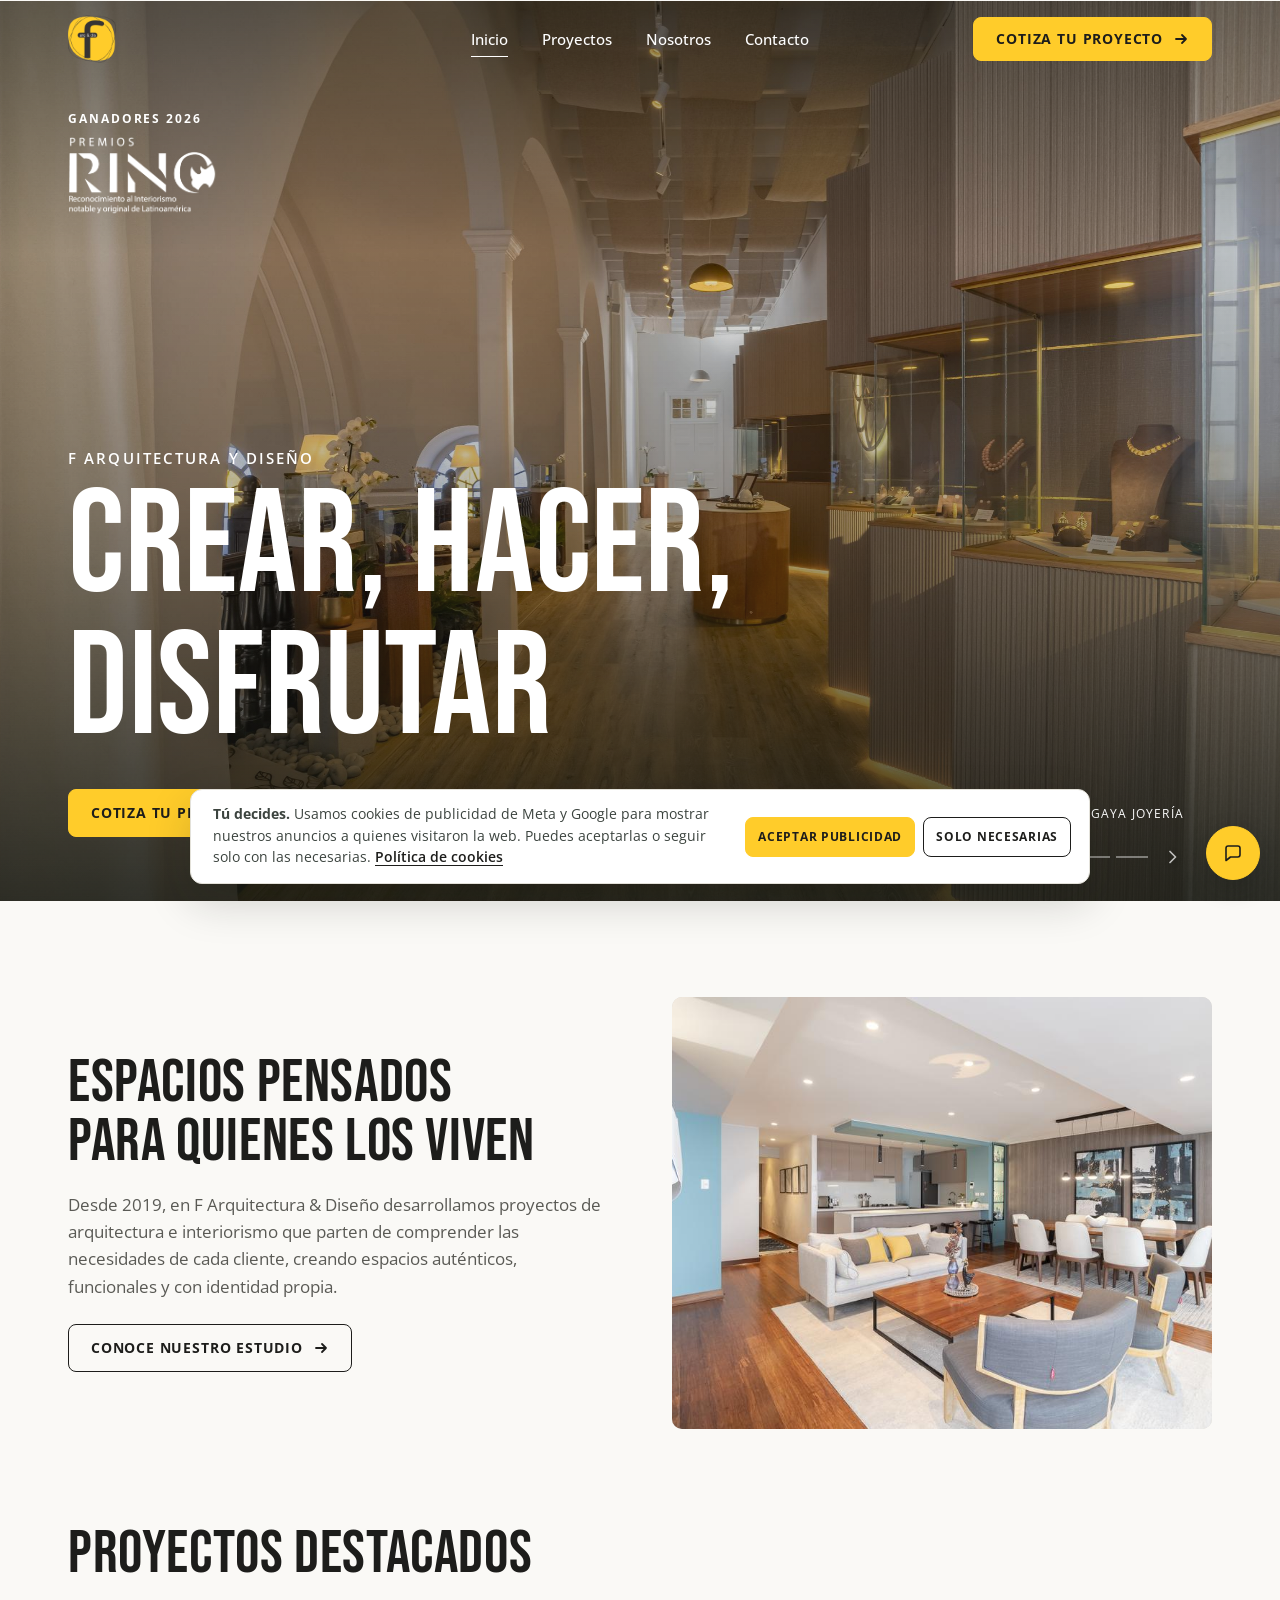
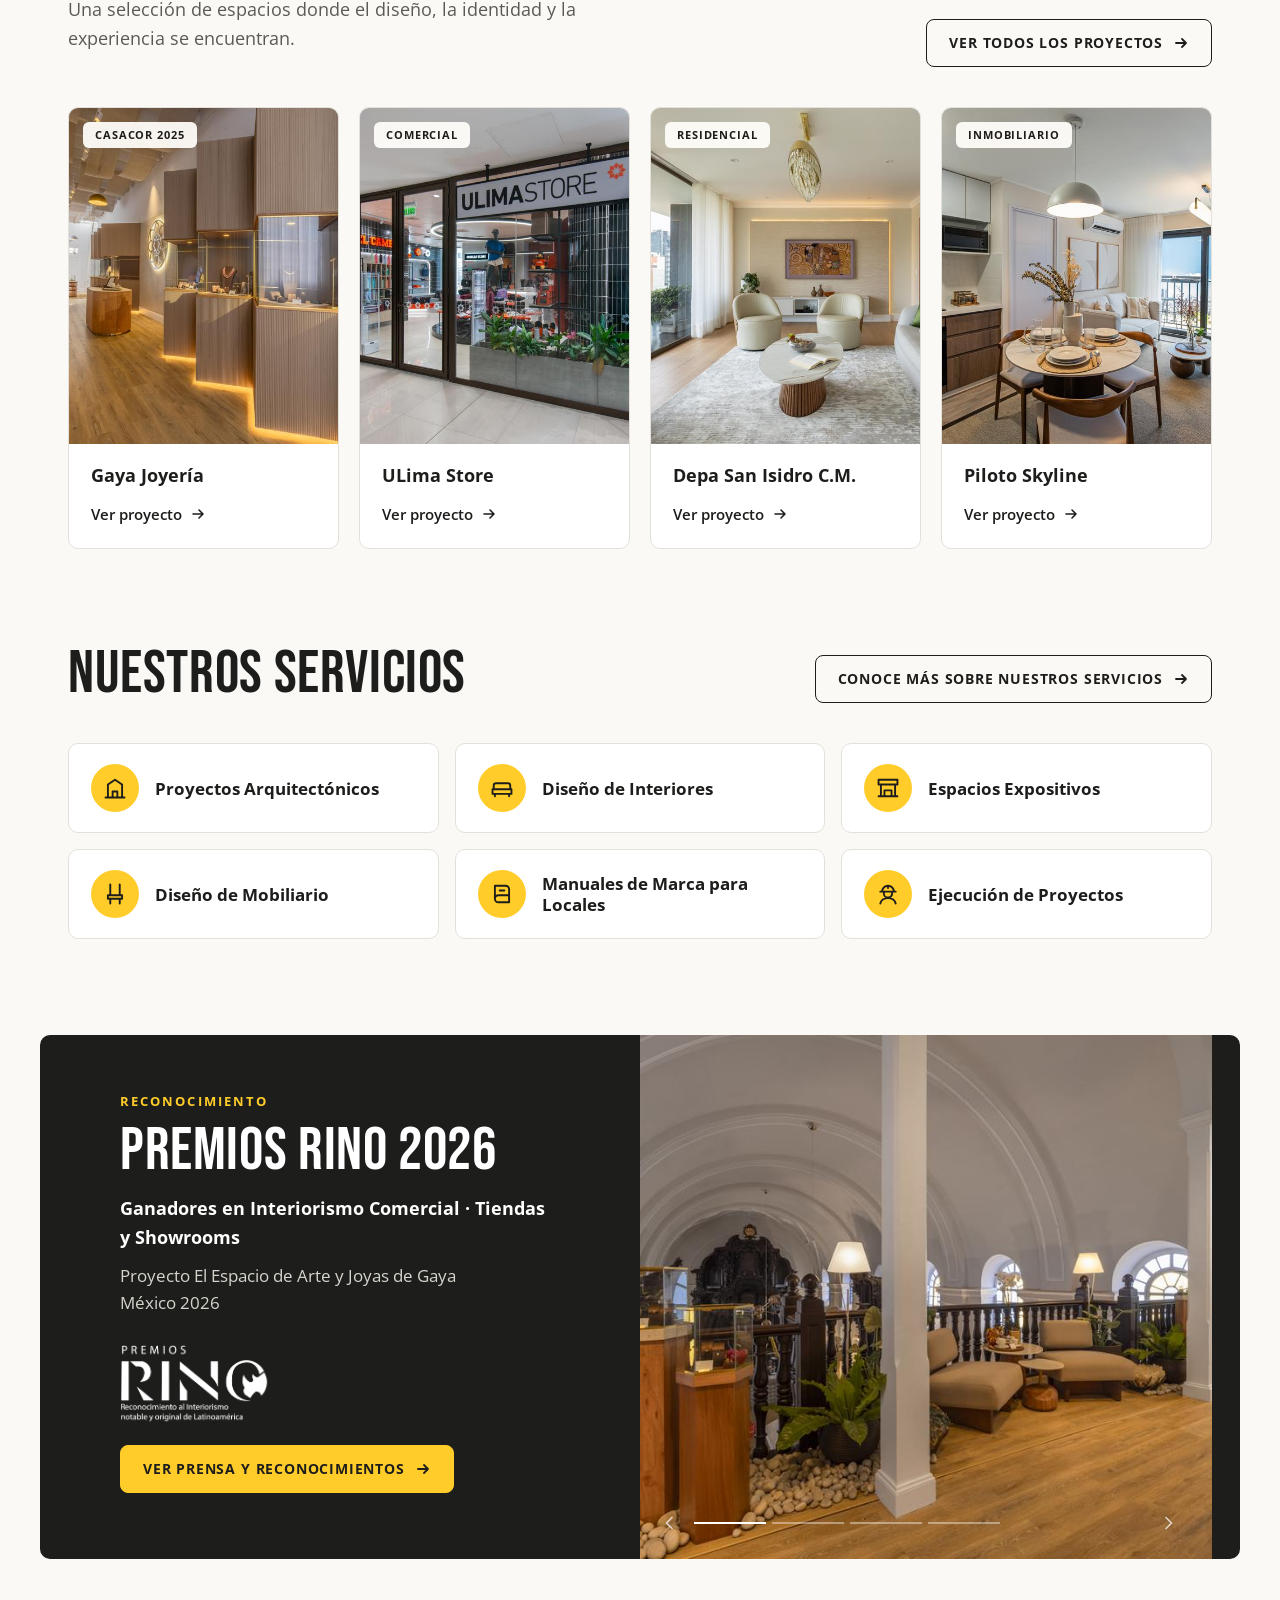
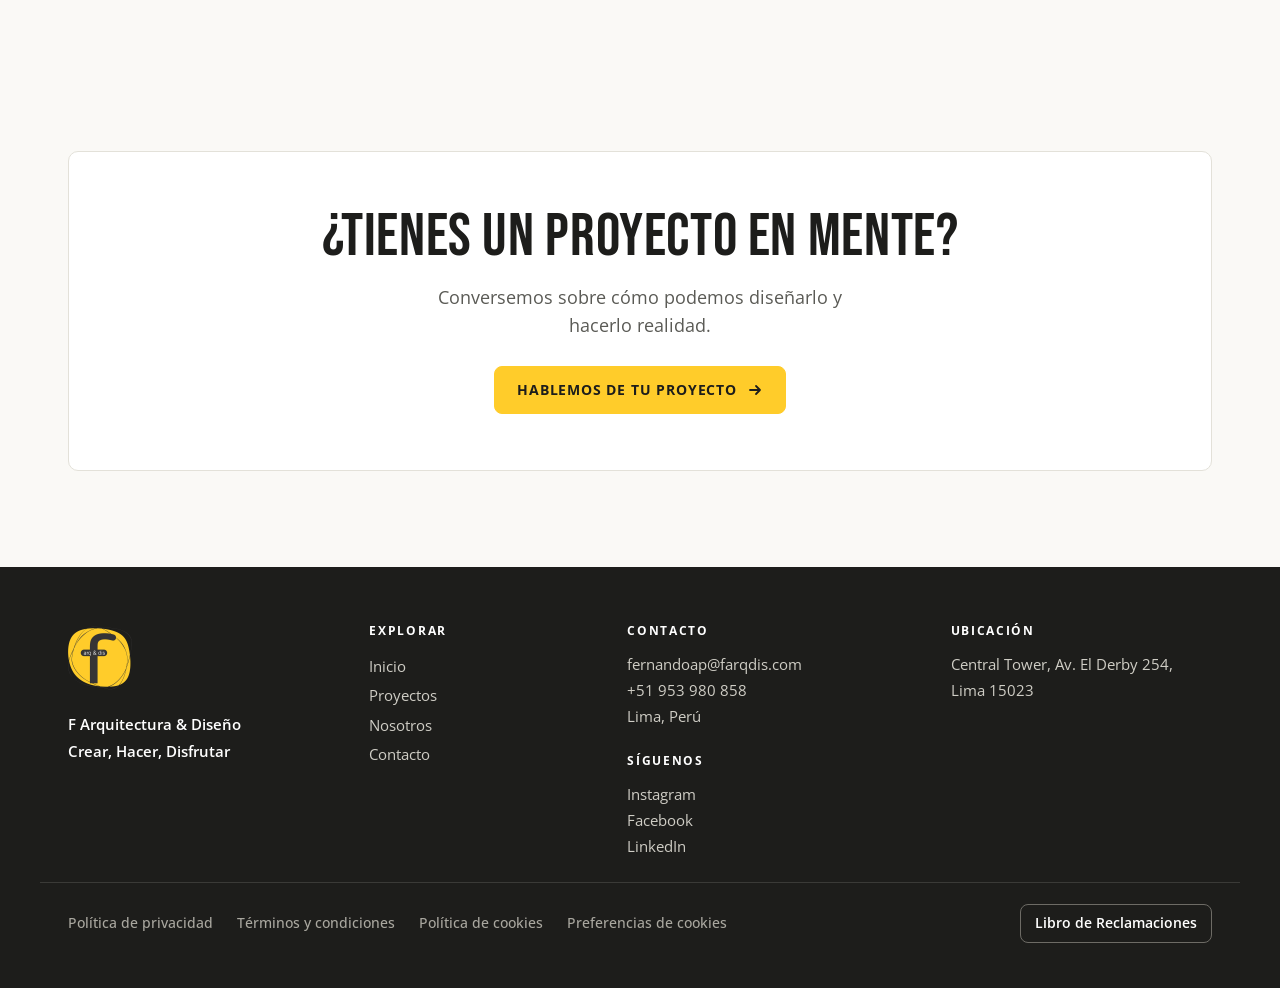
<file: index.html>
<!doctype html>
<html lang="es">
<head>
<meta charset="utf-8">
<meta name="viewport" content="width=device-width,initial-scale=1,viewport-fit=cover">
<meta name="theme-color" content="#1d1d1b">
<meta name="description" content="F Arquitectura & Diseño: proyectos de arquitectura e interiorismo en Lima desde 2019.">
<title>F Arquitectura & Diseño · Arquitectura e interiorismo en Lima</title>
<link rel="icon" href="favicon.ico" sizes="any">
<link rel="icon" type="image/png" sizes="32x32" href="media/marca/favicon-32.png">
<link rel="apple-touch-icon" href="media/marca/apple-touch-icon.png">
<link rel="preconnect" href="https://fonts.googleapis.com">
<link rel="preconnect" href="https://fonts.gstatic.com" crossorigin>
<link href="https://fonts.googleapis.com/css2?family=Bebas+Neue&family=Open+Sans:wght@400;600;700&display=swap" rel="stylesheet">
<link rel="stylesheet" href="estilos.css?v=37">
<script src="app.js?v=37" defer></script>
</head>
<body class="inicio">
<a class="saltar" href="#contenido">Saltar al contenido</a>
<header class="cab"><div class="cont">
  <a class="logo" href="index.html" aria-label="F Arquitectura y Diseño, inicio"><img src="media/marca/logo-f.png" alt="" width="48" height="48"></a>
  <nav class="menu" id="menu" aria-label="Principal"><a href="index.html" class="aqui" aria-current="page">Inicio</a><a href="proyectos.html">Proyectos</a><a href="nosotros.html">Nosotros</a><a href="contacto.html">Contacto</a><a class="btn menu-cta" href="contacto.html">Cotiza tu proyecto <svg class="fl" width="16" height="16" viewBox="0 0 16 16" fill="none" aria-hidden="true"><path d="M3 8h10M9 4l4 4-4 4" stroke="currentColor" stroke-width="1.8" stroke-linecap="round" stroke-linejoin="round"/></svg></a></nav>
  <div class="cab-der"><a class="btn cab-cta" href="contacto.html">Cotiza tu proyecto <svg class="fl" width="16" height="16" viewBox="0 0 16 16" fill="none" aria-hidden="true"><path d="M3 8h10M9 4l4 4-4 4" stroke="currentColor" stroke-width="1.8" stroke-linecap="round" stroke-linejoin="round"/></svg></a>
  <button class="hamb" aria-label="Menú" aria-expanded="false" aria-controls="menu"><i></i><i></i><i></i></button></div>
</div></header>
<main id="contenido">
<section class="portada carrusel" role="group" aria-roledescription="carrusel" aria-label="Proyectos destacados">
  <div class="lam on" data-credito="Gaya Joyería"><img src="media/portada/gaya-joyeria.jpg" srcset="media/portada/gaya-joyeria-m.jpg 1100w, media/portada/gaya-joyeria.jpg 2400w" sizes="100vw" alt="Proyecto Gaya Joyería" fetchpriority="high"></div>
  <div class="lam" data-credito="ULima Store"><img src="media/portada/ulima-store.jpg" srcset="media/portada/ulima-store-m.jpg 1100w, media/portada/ulima-store.jpg 2400w" sizes="100vw" alt="Proyecto ULima Store" loading="lazy"></div>
  <div class="lam" data-credito="Hotel El Tambo - 2 de Mayo"><img src="media/proyectos/hotel-el-tambo/1.jpg" srcset="media/proyectos/hotel-el-tambo/1-m.jpg 900w, media/proyectos/hotel-el-tambo/1.jpg 1800w" sizes="100vw" alt="Proyecto Hotel El Tambo - 2 de Mayo" loading="lazy"></div>
  <div class="lam" data-credito="Helado de Lima"><img src="media/portada/helado-de-lima.jpg" srcset="media/portada/helado-de-lima-m.jpg 1100w, media/portada/helado-de-lima.jpg 2400w" sizes="100vw" alt="Proyecto Helado de Lima" loading="lazy"></div>
  <div class="lam" data-credito="Alianza Francesa"><img src="media/proyectos/alianza-francesa/1.jpg" srcset="media/proyectos/alianza-francesa/1-m.jpg 900w, media/proyectos/alianza-francesa/1.jpg 1800w" sizes="100vw" alt="Proyecto Alianza Francesa" loading="lazy"></div>
  <div class="lam" data-credito="Piloto Skyline"><img src="media/proyectos/piloto-skyline-edifica/1.jpg" srcset="media/proyectos/piloto-skyline-edifica/1-m.jpg 900w, media/proyectos/piloto-skyline-edifica/1.jpg 1800w" sizes="100vw" alt="Proyecto Piloto Skyline" loading="lazy"></div>
  <div class="premio"><span>Ganadores 2026</span><img src="media/marca/rino-2026-blanco.png" alt="Premios RINO" width="150" height="79"></div>
  <div class="cont">
    <p class="antetitulo">F Arquitectura y Diseño</p>
    <h1><span class="linea-t"><span>Crear, Hacer,</span></span><span class="linea-t"><span>Disfrutar</span></span></h1>
    <div class="acciones">
      <a class="btn" href="contacto.html">Cotiza tu proyecto <svg class="fl" width="16" height="16" viewBox="0 0 16 16" fill="none" aria-hidden="true"><path d="M3 8h10M9 4l4 4-4 4" stroke="currentColor" stroke-width="1.8" stroke-linecap="round" stroke-linejoin="round"/></svg></a>
      <a class="enlace" href="#estudio">Conoce el estudio <svg width="14" height="14" viewBox="0 0 16 16" fill="none" aria-hidden="true"><path d="M8 3v10M4 9l4 4 4-4" stroke="currentColor" stroke-width="1.8" stroke-linecap="round" stroke-linejoin="round"/></svg></a>
    </div>
  </div>
  <span class="credito" aria-live="off">Gaya Joyería</span>
  <div class="car-ctrl"></div>
</section>
<div class="flotantes">
  <a class="flot mensaje" href="https://wa.me/51953980858?text=Hola%2C%20quisiera%20hacer%20una%20consulta." target="_blank" rel="noopener" aria-label="Escribir por WhatsApp"><svg width="22" height="22" viewBox="0 0 22 22" fill="none" aria-hidden="true"><path d="M4 16.5V6.2C4 5 5 4 6.2 4h9.6C17 4 18 5 18 6.2v6.6c0 1.2-1 2.2-2.2 2.2H8.5L4 18.5z" stroke="currentColor" stroke-width="1.6" stroke-linecap="round" stroke-linejoin="round"/></svg></a>
</div>

<section class="sec" id="estudio"><div class="cont dos">
  <div data-ver>
    <h2>Espacios pensados para quienes los viven</h2>
    <p>Desde 2019, en F Arquitectura &amp; Diseño desarrollamos proyectos de arquitectura e interiorismo que parten de comprender las necesidades de cada cliente, creando espacios auténticos, funcionales y con identidad propia.</p>
    <a class="btn linea" href="nosotros.html" style="margin-top:10px">Conoce nuestro estudio <svg class="fl" width="16" height="16" viewBox="0 0 16 16" fill="none" aria-hidden="true"><path d="M3 8h10M9 4l4 4-4 4" stroke="currentColor" stroke-width="1.8" stroke-linecap="round" stroke-linejoin="round"/></svg></a>
  </div>
  <div class="foto" data-ver="img"><img src="media/proyectos/depa-miraflores-e-h/1.jpg" srcset="media/proyectos/depa-miraflores-e-h/1-m.jpg 900w, media/proyectos/depa-miraflores-e-h/1.jpg 1800w" sizes="(max-width:900px) 100vw, 50vw" alt="Depa Miraflores E.H." loading="lazy"></div>
</div></section>

<section class="sec" style="padding-top:0"><div class="cont">
  <div class="fila-titulo" data-ver>
    <div><h2>Proyectos destacados</h2><p class="sub" style="margin-top:12px">Una selección de espacios donde el diseño, la identidad y la experiencia se encuentran.</p></div>
    <a class="btn linea" href="proyectos.html">Ver todos los proyectos <svg class="fl" width="16" height="16" viewBox="0 0 16 16" fill="none" aria-hidden="true"><path d="M3 8h10M9 4l4 4-4 4" stroke="currentColor" stroke-width="1.8" stroke-linecap="round" stroke-linejoin="round"/></svg></a>
  </div>
  <div class="grilla cuatro" id="destacados"></div>
</div></section>

<section class="sec" style="padding-top:0"><div class="cont">
  <div class="fila-titulo" data-ver><h2>Nuestros servicios</h2>
    <a class="btn linea" href="nosotros.html#servicios">Conoce más sobre nuestros servicios <svg class="fl" width="16" height="16" viewBox="0 0 16 16" fill="none" aria-hidden="true"><path d="M3 8h10M9 4l4 4-4 4" stroke="currentColor" stroke-width="1.8" stroke-linecap="round" stroke-linejoin="round"/></svg></a></div>
  <ul class="servicios" data-ver style="--y:14px"><li><span class="serv-ic"><svg width="26" height="26" viewBox="0 0 22 22" fill="none" aria-hidden="true"><path d="M3 19h16M5 19V8l6-4 6 4v11M9 19v-5h4v5" stroke="currentColor" stroke-width="1.6" stroke-linecap="round" stroke-linejoin="round"/></svg></span><b>Proyectos Arquitectónicos</b></li><li><span class="serv-ic"><svg width="26" height="26" viewBox="0 0 22 22" fill="none" aria-hidden="true"><path d="M4 12V9a2 2 0 012-2h10a2 2 0 012 2v3M3 12h16v4H3zM5 16v2M17 16v2" stroke="currentColor" stroke-width="1.6" stroke-linecap="round" stroke-linejoin="round"/></svg></span><b>Diseño de Interiores</b></li><li><span class="serv-ic"><svg width="26" height="26" viewBox="0 0 22 22" fill="none" aria-hidden="true"><path d="M3 4h16v4H3zM5 8v10M17 8v10M3 18h16M8 18v-5h6v5" stroke="currentColor" stroke-width="1.6" stroke-linecap="round" stroke-linejoin="round"/></svg></span><b>Espacios Expositivos</b></li><li><span class="serv-ic"><svg width="26" height="26" viewBox="0 0 22 22" fill="none" aria-hidden="true"><path d="M7 3v9M15 3v9M5 12h12v3H5zM7 15v4M15 15v4" stroke="currentColor" stroke-width="1.6" stroke-linecap="round" stroke-linejoin="round"/></svg></span><b>Diseño de Mobiliario</b></li><li><span class="serv-ic"><svg width="26" height="26" viewBox="0 0 22 22" fill="none" aria-hidden="true"><path d="M5 4h9a3 3 0 013 3v11H8a3 3 0 01-3-3zM5 15a3 3 0 013-3h9M9 8h4" stroke="currentColor" stroke-width="1.6" stroke-linecap="round" stroke-linejoin="round"/></svg></span><b>Manuales de Marca para Locales</b></li><li><span class="serv-ic"><svg width="26" height="26" viewBox="0 0 22 22" fill="none" aria-hidden="true"><path d="M6 9a5 5 0 0110 0M4.5 9h13M11 4v2M7.5 9v1.5a3.5 3.5 0 007 0V9M4.5 19c.7-3 3.3-4.5 6.5-4.5s5.8 1.5 6.5 4.5" stroke="currentColor" stroke-width="1.6" stroke-linecap="round" stroke-linejoin="round"/></svg></span><b>Ejecución de Proyectos</b></li></ul>
</div></section>
<section class="sec recono-sec"><div class="cont recono" data-ver>
  <div>
    <p class="antetitulo">Reconocimiento</p>
    <h2>Premios RINO 2026</h2>
    <p class="recono-g">Ganadores en Interiorismo Comercial · Tiendas y Showrooms</p>
    <p>Proyecto El Espacio de Arte y Joyas de Gaya<br>México 2026</p>
    <img class="rino" src="media/marca/rino-2026-blanco.png" alt="Premios RINO: reconocimiento al interiorismo notable y original de Latinoamérica" width="170" height="89" loading="lazy">
    <p><a class="btn" href="nosotros.html#prensa">Ver prensa y reconocimientos <svg class="fl" width="16" height="16" viewBox="0 0 16 16" fill="none" aria-hidden="true"><path d="M3 8h10M9 4l4 4-4 4" stroke="currentColor" stroke-width="1.8" stroke-linecap="round" stroke-linejoin="round"/></svg></a></p>
  </div>
  <div class="foto carrusel" role="group" aria-roledescription="carrusel" aria-label="Fotos del proyecto premiado">
    <div class="lam on"><img src="media/proyectos/el-espacio-de-arte-y-joyas-de-gaya-casacor-2025/2.jpg" srcset="media/proyectos/el-espacio-de-arte-y-joyas-de-gaya-casacor-2025/2-m.jpg 900w, media/proyectos/el-espacio-de-arte-y-joyas-de-gaya-casacor-2025/2.jpg 1800w" sizes="(max-width:900px) 100vw, 50vw" alt="El Espacio de Arte y Joyas de Gaya, Casacor 2025" loading="lazy"></div><div class="lam"><img src="media/portada/gaya-joyeria.jpg" srcset="media/portada/gaya-joyeria-m.jpg 1100w, media/portada/gaya-joyeria.jpg 2400w" sizes="(max-width:900px) 100vw, 50vw" alt="El Espacio de Arte y Joyas de Gaya, Casacor 2025" loading="lazy"></div><div class="lam"><img src="media/proyectos/el-espacio-de-arte-y-joyas-de-gaya-casacor-2025/3.jpg" srcset="media/proyectos/el-espacio-de-arte-y-joyas-de-gaya-casacor-2025/3-m.jpg 900w, media/proyectos/el-espacio-de-arte-y-joyas-de-gaya-casacor-2025/3.jpg 1800w" sizes="(max-width:900px) 100vw, 50vw" alt="El Espacio de Arte y Joyas de Gaya, Casacor 2025" loading="lazy"></div><div class="lam"><img src="media/proyectos/el-espacio-de-arte-y-joyas-de-gaya-casacor-2025/1.jpg" srcset="media/proyectos/el-espacio-de-arte-y-joyas-de-gaya-casacor-2025/1-m.jpg 900w, media/proyectos/el-espacio-de-arte-y-joyas-de-gaya-casacor-2025/1.jpg 1800w" sizes="(max-width:900px) 100vw, 50vw" alt="El Espacio de Arte y Joyas de Gaya, Casacor 2025" loading="lazy"></div>
    <div class="car-ctrl"></div>
  </div>
</div></section><section class="sec"><div class="cont"><div class="franja" data-ver>
  <h2>¿Tienes un proyecto en mente?</h2>
  <p>Conversemos sobre cómo podemos diseñarlo y hacerlo realidad.</p>
  <a class="btn" href="contacto.html">Hablemos de tu proyecto <svg class="fl" width="16" height="16" viewBox="0 0 16 16" fill="none" aria-hidden="true"><path d="M3 8h10M9 4l4 4-4 4" stroke="currentColor" stroke-width="1.8" stroke-linecap="round" stroke-linejoin="round"/></svg></a>
</div></div></section>
</main>
<footer class="pie"><div class="cont pie-cols">
  <div class="pie-marca"><a class="logo" href="index.html" aria-label="F Arquitectura y Diseño, inicio"><img src="media/marca/logo-f.png" alt="" width="64" height="64"></a><p>F Arquitectura &amp; Diseño<br>Crear, Hacer, Disfrutar</p></div>
  <div><h3>Explorar</h3><nav aria-label="Pie"><a href="index.html">Inicio</a><a href="proyectos.html">Proyectos</a><a href="nosotros.html">Nosotros</a><a href="contacto.html">Contacto</a></nav></div>
  <div><h3>Contacto</h3><p><a href="mailto:fernandoap@farqdis.com">fernandoap@farqdis.com</a><br><a href="tel:+51953980858">+51 953 980 858</a><br>Lima, Perú</p>
    <h3 class="sig">Síguenos</h3><p><a href="https://www.instagram.com/f.arqdis/" target="_blank" rel="noopener">Instagram</a><br><a href="https://www.facebook.com/F.ArquitecturayDiseno/" target="_blank" rel="noopener">Facebook</a><br><a href="https://www.linkedin.com/company/f-arquitectura-dise%C3%B1o/" target="_blank" rel="noopener">LinkedIn</a></p></div>
  <div><h3>Ubicación</h3><p><a href="https://www.google.com/maps/search/?api=1&query=Central%20Tower%2C%20Av.%20El%20Derby%20254%2C%20Lima%2015023" target="_blank" rel="noopener">Central Tower, Av. El Derby 254,<br>Lima 15023</a></p></div>
</div>
<div class="cont pie-legal">
  <a href="politica-de-privacidad.html">Política de privacidad</a>
  <a href="terminos-y-condiciones.html">Términos y condiciones</a>
  <a href="politica-de-cookies.html">Política de cookies</a>
  <button type="button" data-cookies-abrir>Preferencias de cookies</button>
  <a class="libro" href="libro-de-reclamaciones.html">Libro de Reclamaciones</a>
</div></footer>
<div class="cookies" role="dialog" aria-label="Preferencias de cookies" hidden>
  <p><b>Tú decides.</b> Usamos cookies de publicidad de Meta y Google para mostrar nuestros anuncios a quienes visitaron la web. Puedes aceptarlas o seguir solo con las necesarias. <a href="politica-de-cookies.html">Política de cookies</a></p>
  <div><button type="button" class="btn" data-cookies="publicidad">Aceptar publicidad</button><button type="button" class="btn linea" data-cookies="necesarias">Solo necesarias</button></div>
</div>
</body>
</html>
</file>
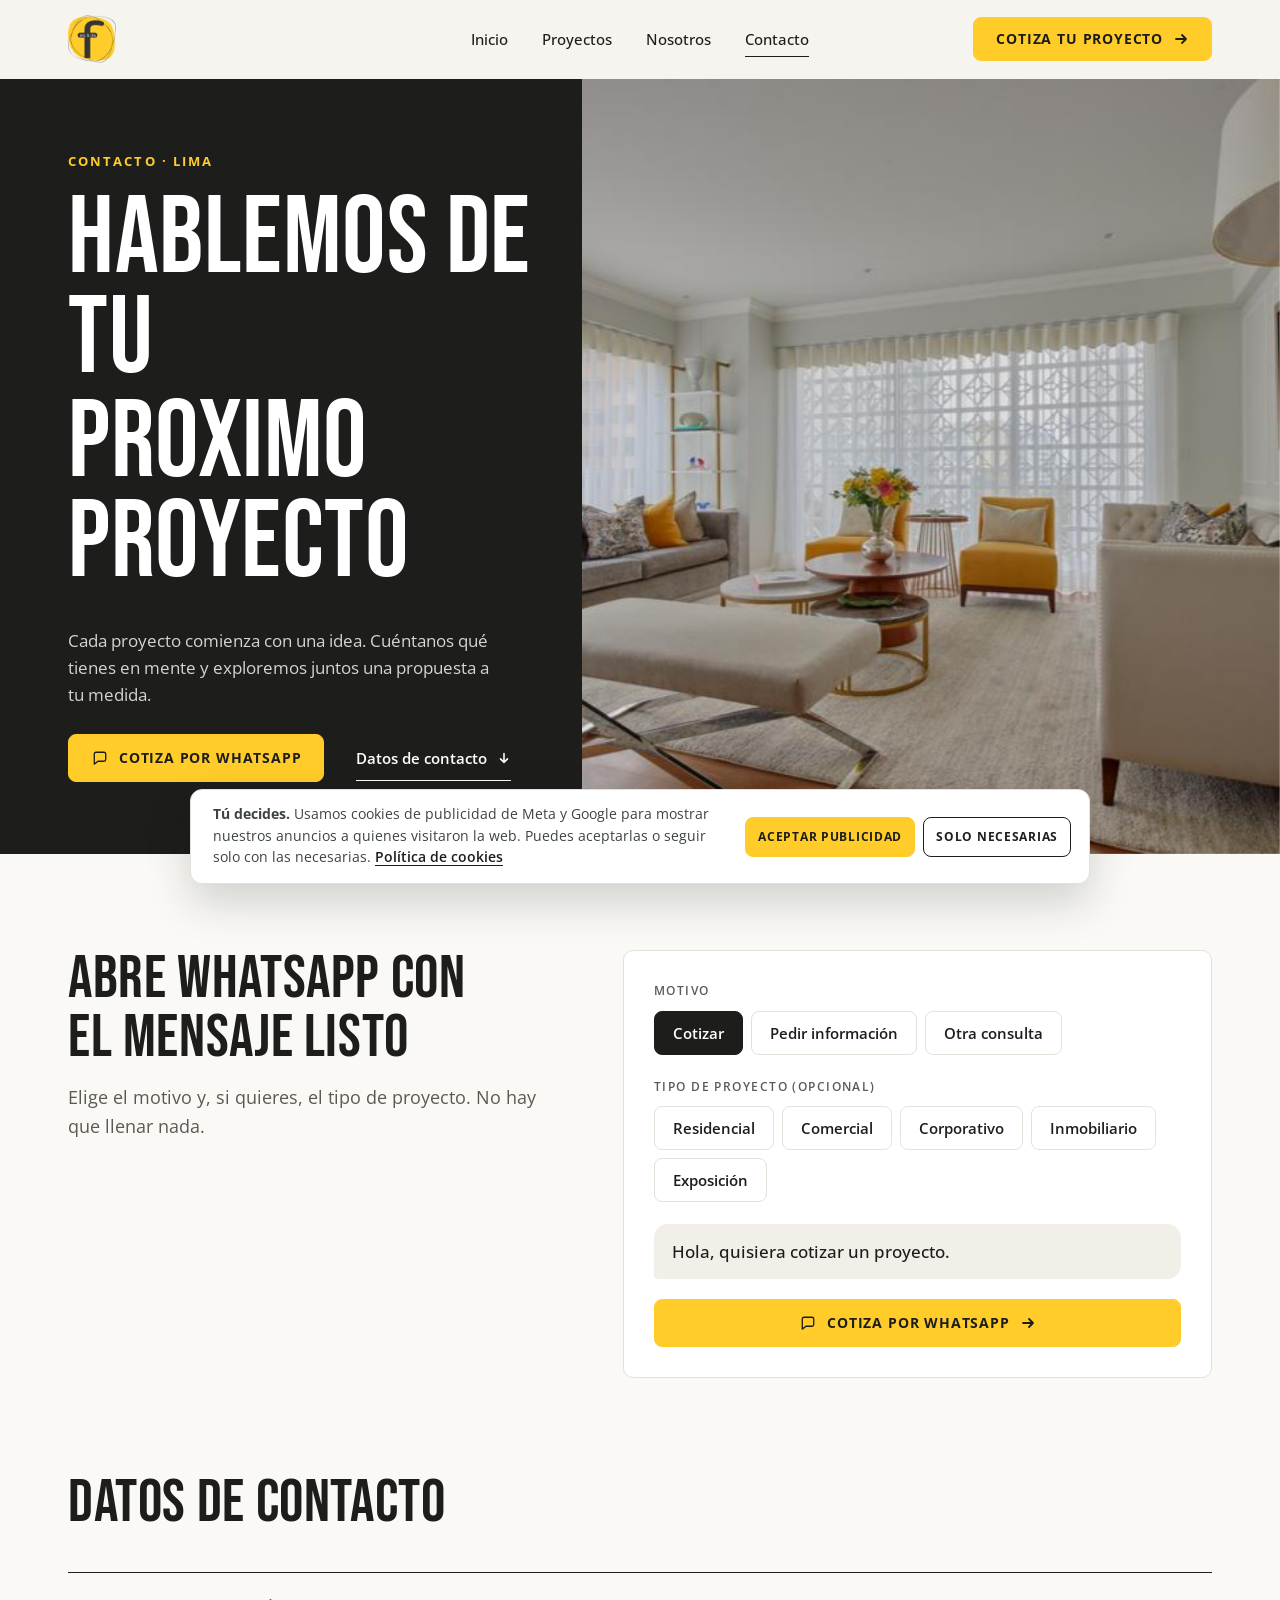
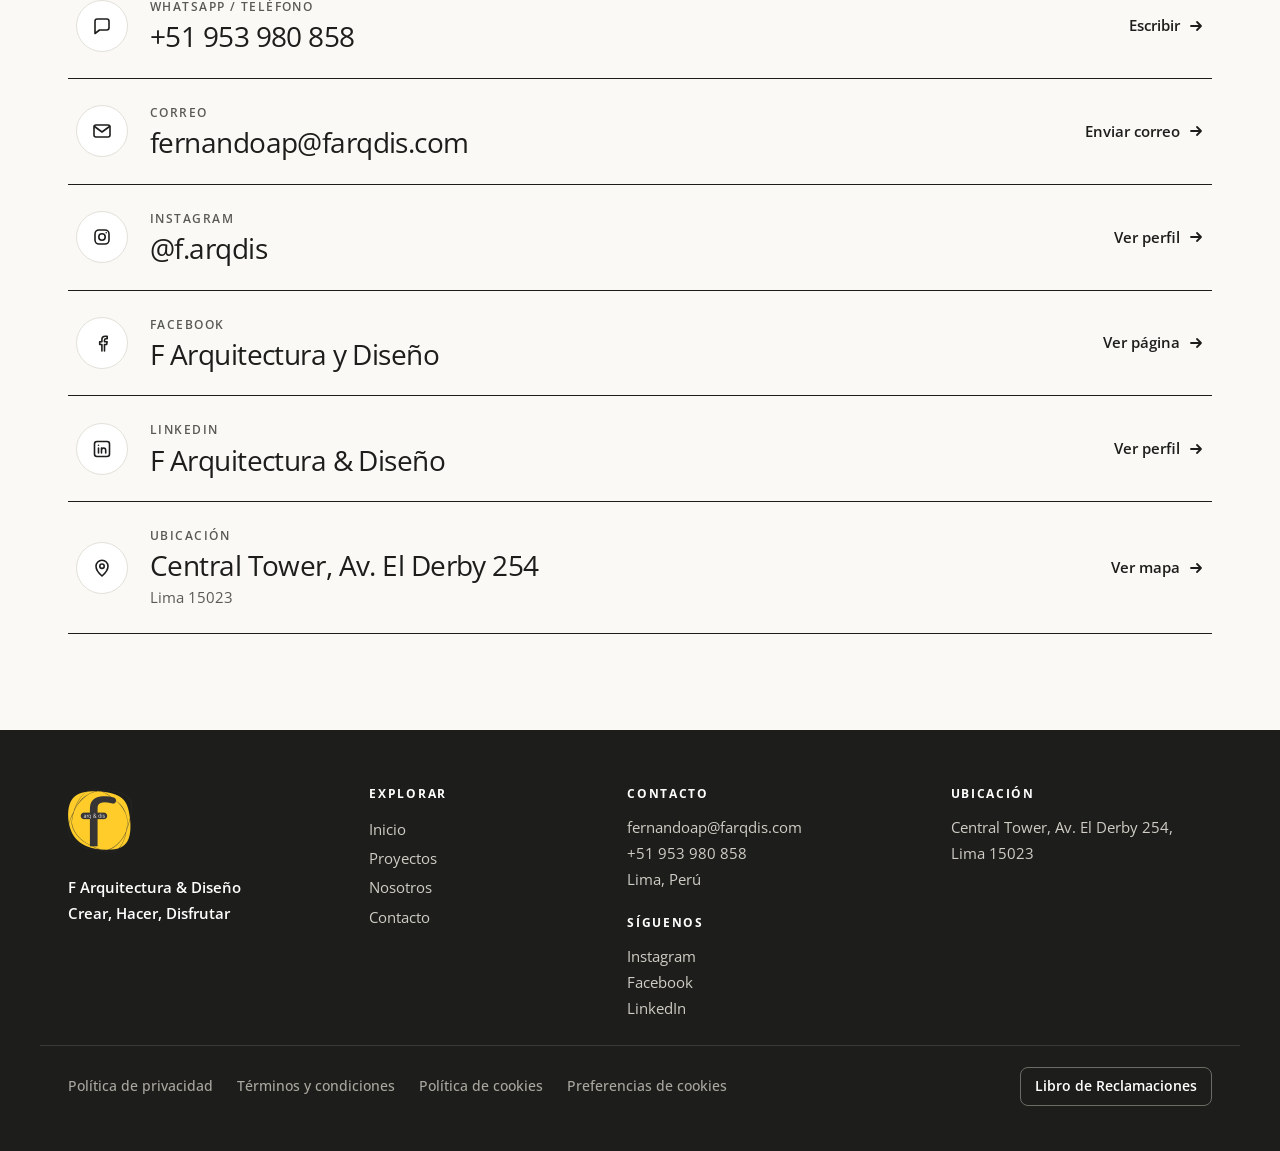
<file: contacto.html>
<!doctype html>
<html lang="es">
<head>
<meta charset="utf-8">
<meta name="viewport" content="width=device-width,initial-scale=1,viewport-fit=cover">
<meta name="theme-color" content="#1d1d1b">
<meta name="description" content="Hablemos de tu próximo proyecto. Escríbenos por WhatsApp o correo.">
<title>Contacto · F Arquitectura & Diseño</title>
<link rel="icon" href="favicon.ico" sizes="any">
<link rel="icon" type="image/png" sizes="32x32" href="media/marca/favicon-32.png">
<link rel="apple-touch-icon" href="media/marca/apple-touch-icon.png">
<link rel="preconnect" href="https://fonts.googleapis.com">
<link rel="preconnect" href="https://fonts.gstatic.com" crossorigin>
<link href="https://fonts.googleapis.com/css2?family=Bebas+Neue&family=Open+Sans:wght@400;600;700&display=swap" rel="stylesheet">
<link rel="stylesheet" href="estilos.css?v=37">
<script src="app.js?v=37" defer></script>
</head>
<body class="contacto">
<a class="saltar" href="#contenido">Saltar al contenido</a>
<header class="cab"><div class="cont">
  <a class="logo" href="index.html" aria-label="F Arquitectura y Diseño, inicio"><img src="media/marca/logo-f.png" alt="" width="48" height="48"></a>
  <nav class="menu" id="menu" aria-label="Principal"><a href="index.html">Inicio</a><a href="proyectos.html">Proyectos</a><a href="nosotros.html">Nosotros</a><a href="contacto.html" class="aqui" aria-current="page">Contacto</a><a class="btn menu-cta" href="contacto.html">Cotiza tu proyecto <svg class="fl" width="16" height="16" viewBox="0 0 16 16" fill="none" aria-hidden="true"><path d="M3 8h10M9 4l4 4-4 4" stroke="currentColor" stroke-width="1.8" stroke-linecap="round" stroke-linejoin="round"/></svg></a></nav>
  <div class="cab-der"><a class="btn cab-cta" href="contacto.html">Cotiza tu proyecto <svg class="fl" width="16" height="16" viewBox="0 0 16 16" fill="none" aria-hidden="true"><path d="M3 8h10M9 4l4 4-4 4" stroke="currentColor" stroke-width="1.8" stroke-linecap="round" stroke-linejoin="round"/></svg></a>
  <button class="hamb" aria-label="Menú" aria-expanded="false" aria-controls="menu"><i></i><i></i><i></i></button></div>
</div></header>
<main id="contenido">
<section class="partida verde">
  <div class="partida-txt">
    <p class="antetitulo">Contacto · Lima</p>
    <h1 class="titular"><span class="linea-t"><span>Hablemos de tu</span></span><span class="linea-t"><span>próximo proyecto</span></span></h1>
    <p class="partida-sub">Cada proyecto comienza con una idea. Cuéntanos qué tienes en mente y exploremos juntos una propuesta a tu medida.</p>
    <div class="acciones">
      <a class="btn" href="https://wa.me/51953980858?text=Hola%2C%20quisiera%20cotizar%20un%20proyecto." target="_blank" rel="noopener"><svg width="18" height="18" viewBox="0 0 22 22" fill="none" aria-hidden="true"><path d="M4 16.5V6.2C4 5 5 4 6.2 4h9.6C17 4 18 5 18 6.2v6.6c0 1.2-1 2.2-2.2 2.2H8.5L4 18.5z" stroke="currentColor" stroke-width="1.6" stroke-linecap="round" stroke-linejoin="round"/></svg> Cotiza por WhatsApp</a>
      <a class="enlace" href="#canales">Datos de contacto <svg width="14" height="14" viewBox="0 0 16 16" fill="none" aria-hidden="true"><path d="M8 3v10M4 9l4 4 4-4" stroke="currentColor" stroke-width="1.8" stroke-linecap="round" stroke-linejoin="round"/></svg></a>
    </div>
  </div>
  <div class="partida-img"><img src="media/proyectos/depa-san-isidro-d-j/1.jpg" srcset="media/proyectos/depa-san-isidro-d-j/1-m.jpg 900w, media/proyectos/depa-san-isidro-d-j/1.jpg 1800w" sizes="(max-width:900px) 100vw, 55vw" alt="Depa San Isidro D.J."></div>
</section>

<section class="sec"><div class="cont armar">
  <div data-ver>
    <h2>Abre WhatsApp con el mensaje listo</h2>
    <p class="sub">Elige el motivo y, si quieres, el tipo de proyecto. No hay que llenar nada.</p>
  </div>
  <div class="armador" data-armador data-ver style="--d:.1s">
    <div class="grupo" role="group" aria-label="Motivo">
      <small>Motivo</small>
      <div class="chips">
        <button type="button" class="chip on" aria-pressed="true" data-motivo="cotizar">Cotizar</button>
        <button type="button" class="chip" aria-pressed="false" data-motivo="informacion">Pedir información</button>
        <button type="button" class="chip" aria-pressed="false" data-motivo="otra">Otra consulta</button>
      </div>
    </div>
    <div class="grupo" role="group" aria-label="Tipo de proyecto">
      <small>Tipo de proyecto (opcional)</small>
      <div class="chips" data-categorias></div>
    </div>
    <p class="vista" aria-live="polite"><span data-vista>Hola, quisiera cotizar un proyecto.</span></p>
    <a class="btn" data-enviar href="https://wa.me/51953980858?text=Hola%2C%20quisiera%20cotizar%20un%20proyecto." target="_blank" rel="noopener"><svg width="18" height="18" viewBox="0 0 22 22" fill="none" aria-hidden="true"><path d="M4 16.5V6.2C4 5 5 4 6.2 4h9.6C17 4 18 5 18 6.2v6.6c0 1.2-1 2.2-2.2 2.2H8.5L4 18.5z" stroke="currentColor" stroke-width="1.6" stroke-linecap="round" stroke-linejoin="round"/></svg> <span data-etiqueta>Cotiza por WhatsApp</span> <svg class="fl" width="16" height="16" viewBox="0 0 16 16" fill="none" aria-hidden="true"><path d="M3 8h10M9 4l4 4-4 4" stroke="currentColor" stroke-width="1.8" stroke-linecap="round" stroke-linejoin="round"/></svg></a>
  </div>
</div></section>

<section class="sec" id="canales" style="padding-top:0"><div class="cont">
  <div class="fila-titulo" data-ver><h2>Datos de contacto</h2></div>
  <ul class="canales" data-ver style="--y:14px">
    <li><a class="canal" href="https://wa.me/51953980858?text=Hola%2C%20quisiera%20hacer%20una%20consulta." target="_blank" rel="noopener"><span class="canal-ic"><svg width="22" height="22" viewBox="0 0 22 22" fill="none" aria-hidden="true"><path d="M4 16.5V6.2C4 5 5 4 6.2 4h9.6C17 4 18 5 18 6.2v6.6c0 1.2-1 2.2-2.2 2.2H8.5L4 18.5z" stroke="currentColor" stroke-width="1.6" stroke-linecap="round" stroke-linejoin="round"/></svg></span><span class="canal-txt"><small>WhatsApp / Teléfono</small><b>+51 953 980 858</b></span><span class="canal-ir">Escribir <svg class="fl" width="16" height="16" viewBox="0 0 16 16" fill="none" aria-hidden="true"><path d="M3 8h10M9 4l4 4-4 4" stroke="currentColor" stroke-width="1.8" stroke-linecap="round" stroke-linejoin="round"/></svg></span></a></li>
    <li><a class="canal" href="mailto:fernandoap@farqdis.com"><span class="canal-ic"><svg width="22" height="22" viewBox="0 0 22 22" fill="none" aria-hidden="true"><rect x="3" y="5" width="16" height="12" rx="2" stroke="currentColor" stroke-width="1.6" stroke-linecap="round" stroke-linejoin="round"/><path d="M3.5 6.5L11 12l7.5-5.5" stroke="currentColor" stroke-width="1.6" stroke-linecap="round" stroke-linejoin="round"/></svg></span><span class="canal-txt"><small>Correo</small><b>fernandoap@farqdis.com</b></span><span class="canal-ir">Enviar correo <svg class="fl" width="16" height="16" viewBox="0 0 16 16" fill="none" aria-hidden="true"><path d="M3 8h10M9 4l4 4-4 4" stroke="currentColor" stroke-width="1.8" stroke-linecap="round" stroke-linejoin="round"/></svg></span></a></li>
    <li><a class="canal" href="https://www.instagram.com/f.arqdis/" target="_blank" rel="noopener"><span class="canal-ic"><svg width="22" height="22" viewBox="0 0 22 22" fill="none" aria-hidden="true"><rect x="4" y="4" width="14" height="14" rx="4" stroke="currentColor" stroke-width="1.6" stroke-linecap="round" stroke-linejoin="round"/><circle cx="11" cy="11" r="3.2" stroke="currentColor" stroke-width="1.6" stroke-linecap="round" stroke-linejoin="round"/><path d="M15.2 6.8h.01" stroke="currentColor" stroke-width="1.6" stroke-linecap="round" stroke-linejoin="round"/></svg></span><span class="canal-txt"><small>Instagram</small><b>@f.arqdis</b></span><span class="canal-ir">Ver perfil <svg class="fl" width="16" height="16" viewBox="0 0 16 16" fill="none" aria-hidden="true"><path d="M3 8h10M9 4l4 4-4 4" stroke="currentColor" stroke-width="1.8" stroke-linecap="round" stroke-linejoin="round"/></svg></span></a></li>
    <li><a class="canal" href="https://www.facebook.com/F.ArquitecturayDiseno/" target="_blank" rel="noopener"><span class="canal-ic"><svg width="22" height="22" viewBox="0 0 22 22" fill="none" aria-hidden="true"><path d="M13.5 19v-6.5h2.2l.4-2.7h-2.6V8.2c0-.8.3-1.4 1.4-1.4h1.3V4.4c-.3 0-1.100-.1-2-.1-2 0-3.300 1.200-3.300 3.400v2.100H8.700v2.700h2.200V19" stroke="currentColor" stroke-width="1.6" stroke-linecap="round" stroke-linejoin="round"/></svg></span><span class="canal-txt"><small>Facebook</small><b>F Arquitectura y Diseño</b></span><span class="canal-ir">Ver página <svg class="fl" width="16" height="16" viewBox="0 0 16 16" fill="none" aria-hidden="true"><path d="M3 8h10M9 4l4 4-4 4" stroke="currentColor" stroke-width="1.8" stroke-linecap="round" stroke-linejoin="round"/></svg></span></a></li>
    <li><a class="canal" href="https://www.linkedin.com/company/f-arquitectura-dise%C3%B1o/" target="_blank" rel="noopener"><span class="canal-ic"><svg width="22" height="22" viewBox="0 0 22 22" fill="none" aria-hidden="true"><rect x="3.5" y="3.5" width="15" height="15" rx="2.5" stroke="currentColor" stroke-width="1.6" stroke-linecap="round" stroke-linejoin="round"/><path d="M7.5 10v5M7.5 7.2h.01M10.5 15v-5M10.5 12.3c0-1.300 1-2.300 2.200-2.300s2 .9 2 2.300V15" stroke="currentColor" stroke-width="1.6" stroke-linecap="round" stroke-linejoin="round"/></svg></span><span class="canal-txt"><small>LinkedIn</small><b>F Arquitectura &amp; Diseño</b></span><span class="canal-ir">Ver perfil <svg class="fl" width="16" height="16" viewBox="0 0 16 16" fill="none" aria-hidden="true"><path d="M3 8h10M9 4l4 4-4 4" stroke="currentColor" stroke-width="1.8" stroke-linecap="round" stroke-linejoin="round"/></svg></span></a></li>
    <li><a class="canal" href="https://www.google.com/maps/search/?api=1&query=Central%20Tower%2C%20Av.%20El%20Derby%20254%2C%20Lima%2015023" target="_blank" rel="noopener"><span class="canal-ic"><svg width="22" height="22" viewBox="0 0 22 22" fill="none" aria-hidden="true"><path d="M11 19s6-5.2 6-9.8A6 6 0 005 9.2C5 13.8 11 19 11 19z" stroke="currentColor" stroke-width="1.6" stroke-linecap="round" stroke-linejoin="round"/><circle cx="11" cy="9.2" r="2.2" stroke="currentColor" stroke-width="1.6" stroke-linecap="round" stroke-linejoin="round"/></svg></span><span class="canal-txt"><small>Ubicación</small><b>Central Tower, Av. El Derby 254</b><span>Lima 15023</span></span><span class="canal-ir">Ver mapa <svg class="fl" width="16" height="16" viewBox="0 0 16 16" fill="none" aria-hidden="true"><path d="M3 8h10M9 4l4 4-4 4" stroke="currentColor" stroke-width="1.8" stroke-linecap="round" stroke-linejoin="round"/></svg></span></a></li>
  </ul>
</div></section>
<a class="barra-wa" href="https://wa.me/51953980858?text=Hola%2C%20quisiera%20cotizar%20un%20proyecto." target="_blank" rel="noopener"><svg width="18" height="18" viewBox="0 0 22 22" fill="none" aria-hidden="true"><path d="M4 16.5V6.2C4 5 5 4 6.2 4h9.6C17 4 18 5 18 6.2v6.6c0 1.2-1 2.2-2.2 2.2H8.5L4 18.5z" stroke="currentColor" stroke-width="1.6" stroke-linecap="round" stroke-linejoin="round"/></svg> Cotiza por WhatsApp</a>
</main>
<footer class="pie"><div class="cont pie-cols">
  <div class="pie-marca"><a class="logo" href="index.html" aria-label="F Arquitectura y Diseño, inicio"><img src="media/marca/logo-f.png" alt="" width="64" height="64"></a><p>F Arquitectura &amp; Diseño<br>Crear, Hacer, Disfrutar</p></div>
  <div><h3>Explorar</h3><nav aria-label="Pie"><a href="index.html">Inicio</a><a href="proyectos.html">Proyectos</a><a href="nosotros.html">Nosotros</a><a href="contacto.html">Contacto</a></nav></div>
  <div><h3>Contacto</h3><p><a href="mailto:fernandoap@farqdis.com">fernandoap@farqdis.com</a><br><a href="tel:+51953980858">+51 953 980 858</a><br>Lima, Perú</p>
    <h3 class="sig">Síguenos</h3><p><a href="https://www.instagram.com/f.arqdis/" target="_blank" rel="noopener">Instagram</a><br><a href="https://www.facebook.com/F.ArquitecturayDiseno/" target="_blank" rel="noopener">Facebook</a><br><a href="https://www.linkedin.com/company/f-arquitectura-dise%C3%B1o/" target="_blank" rel="noopener">LinkedIn</a></p></div>
  <div><h3>Ubicación</h3><p><a href="https://www.google.com/maps/search/?api=1&query=Central%20Tower%2C%20Av.%20El%20Derby%20254%2C%20Lima%2015023" target="_blank" rel="noopener">Central Tower, Av. El Derby 254,<br>Lima 15023</a></p></div>
</div>
<div class="cont pie-legal">
  <a href="politica-de-privacidad.html">Política de privacidad</a>
  <a href="terminos-y-condiciones.html">Términos y condiciones</a>
  <a href="politica-de-cookies.html">Política de cookies</a>
  <button type="button" data-cookies-abrir>Preferencias de cookies</button>
  <a class="libro" href="libro-de-reclamaciones.html">Libro de Reclamaciones</a>
</div></footer>
<div class="cookies" role="dialog" aria-label="Preferencias de cookies" hidden>
  <p><b>Tú decides.</b> Usamos cookies de publicidad de Meta y Google para mostrar nuestros anuncios a quienes visitaron la web. Puedes aceptarlas o seguir solo con las necesarias. <a href="politica-de-cookies.html">Política de cookies</a></p>
  <div><button type="button" class="btn" data-cookies="publicidad">Aceptar publicidad</button><button type="button" class="btn linea" data-cookies="necesarias">Solo necesarias</button></div>
</div>
</body>
</html>
</file>
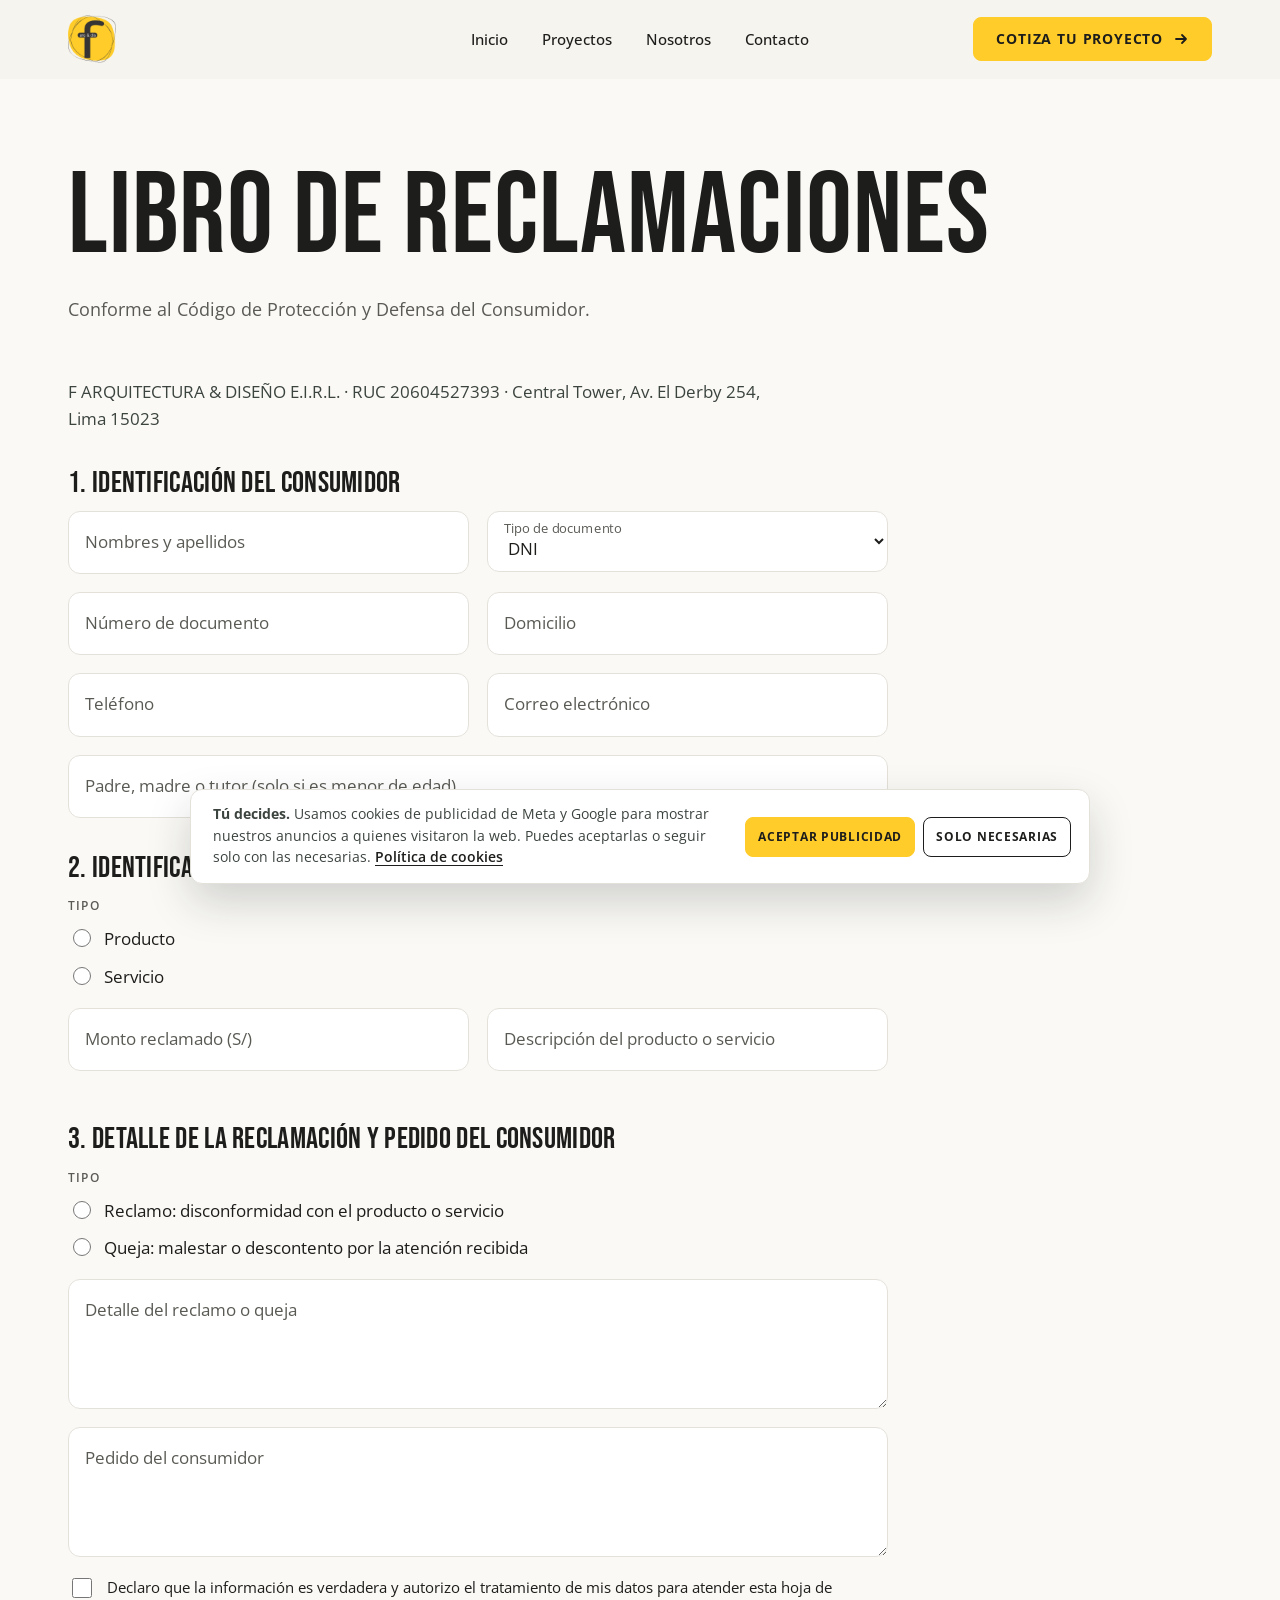
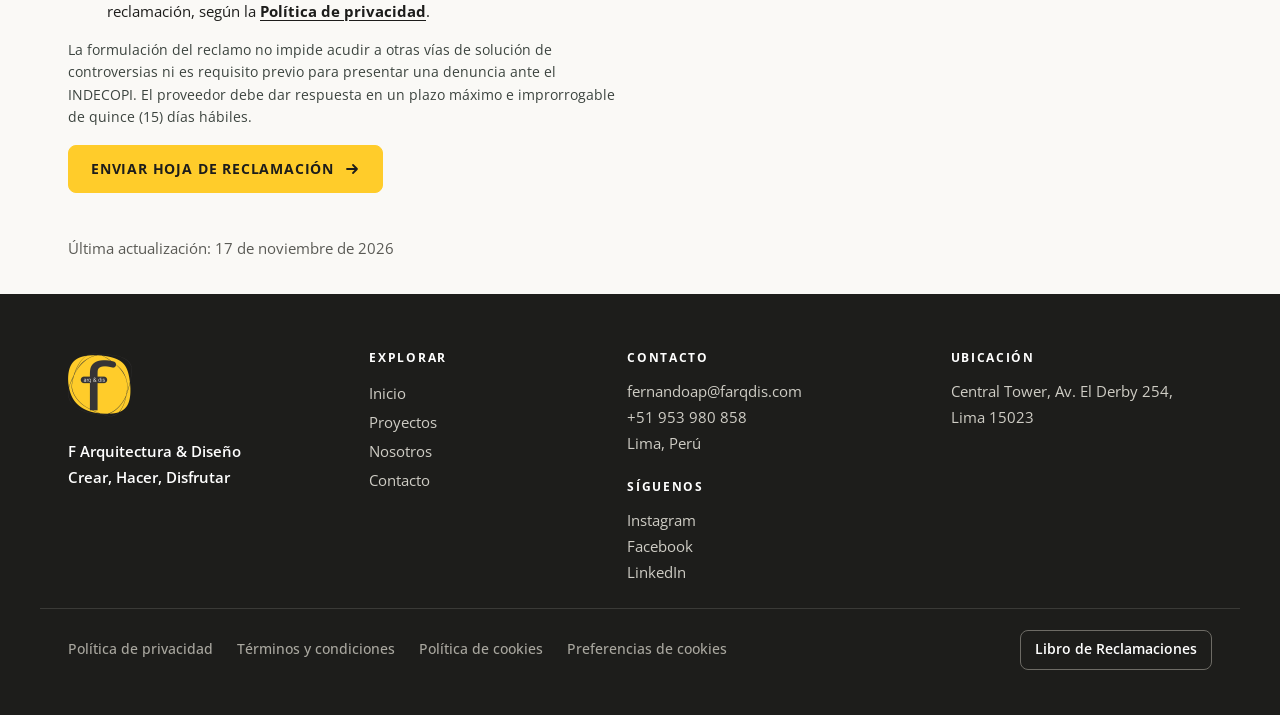
<file: libro-de-reclamaciones.html>
<!doctype html>
<html lang="es">
<head>
<meta charset="utf-8">
<meta name="viewport" content="width=device-width,initial-scale=1,viewport-fit=cover">
<meta name="theme-color" content="#1d1d1b">
<meta name="description" content="F Arquitectura & Diseño: proyectos de arquitectura e interiorismo en Lima desde 2019.">
<title>Libro de Reclamaciones · F Arquitectura & Diseño</title>
<link rel="icon" href="favicon.ico" sizes="any">
<link rel="icon" type="image/png" sizes="32x32" href="media/marca/favicon-32.png">
<link rel="apple-touch-icon" href="media/marca/apple-touch-icon.png">
<link rel="preconnect" href="https://fonts.googleapis.com">
<link rel="preconnect" href="https://fonts.gstatic.com" crossorigin>
<link href="https://fonts.googleapis.com/css2?family=Bebas+Neue&family=Open+Sans:wght@400;600;700&display=swap" rel="stylesheet">
<link rel="stylesheet" href="estilos.css?v=37">
<script src="app.js?v=37" defer></script>
</head>
<body class="">
<a class="saltar" href="#contenido">Saltar al contenido</a>
<header class="cab"><div class="cont">
  <a class="logo" href="index.html" aria-label="F Arquitectura y Diseño, inicio"><img src="media/marca/logo-f.png" alt="" width="48" height="48"></a>
  <nav class="menu" id="menu" aria-label="Principal"><a href="index.html">Inicio</a><a href="proyectos.html">Proyectos</a><a href="nosotros.html">Nosotros</a><a href="contacto.html">Contacto</a><a class="btn menu-cta" href="contacto.html">Cotiza tu proyecto <svg class="fl" width="16" height="16" viewBox="0 0 16 16" fill="none" aria-hidden="true"><path d="M3 8h10M9 4l4 4-4 4" stroke="currentColor" stroke-width="1.8" stroke-linecap="round" stroke-linejoin="round"/></svg></a></nav>
  <div class="cab-der"><a class="btn cab-cta" href="contacto.html">Cotiza tu proyecto <svg class="fl" width="16" height="16" viewBox="0 0 16 16" fill="none" aria-hidden="true"><path d="M3 8h10M9 4l4 4-4 4" stroke="currentColor" stroke-width="1.8" stroke-linecap="round" stroke-linejoin="round"/></svg></a>
  <button class="hamb" aria-label="Menú" aria-expanded="false" aria-controls="menu"><i></i><i></i><i></i></button></div>
</div></header>
<main id="contenido">
<section class="encabezado"><div class="cont">
  <h1><span class="linea-t"><span>Libro de Reclamaciones</span></span></h1>
  <p class="sub" style="animation:aparecer .9s var(--ease) .3s both">Conforme al Código de Protección y Defensa del Consumidor.</p>
</div></section><section><div class="cont"><div class="legal">
<p>F ARQUITECTURA &amp; DISEÑO E.I.R.L. · RUC 20604527393 · Central Tower, Av. El Derby 254, Lima 15023</p>
<form class="libro-form" data-libro novalidate>
  <h2>1. Identificación del consumidor</h2>
  <div class="campos-2">
    <div class="campo"><input id="l-nom" name="nombre" placeholder=" " autocomplete="name" required><label for="l-nom">Nombres y apellidos</label></div>
    <div class="campo"><select id="l-tdoc" name="tipo_documento" required><option value="DNI">DNI</option><option value="CE">Carné de extranjería</option><option value="Pasaporte">Pasaporte</option><option value="RUC">RUC</option></select><label for="l-tdoc" class="fija">Tipo de documento</label></div>
    <div class="campo"><input id="l-doc" name="documento" placeholder=" " inputmode="numeric" required><label for="l-doc">Número de documento</label></div>
    <div class="campo"><input id="l-dom" name="domicilio" placeholder=" " autocomplete="street-address" required><label for="l-dom">Domicilio</label></div>
    <div class="campo"><input id="l-tel" name="telefono" placeholder=" " type="tel" autocomplete="tel" required><label for="l-tel">Teléfono</label></div>
    <div class="campo"><input id="l-cor" name="correo" placeholder=" " type="email" autocomplete="email" autocapitalize="none" required><label for="l-cor">Correo electrónico</label></div>
  </div>
  <div class="campo"><input id="l-apo" name="apoderado" placeholder=" "><label for="l-apo">Padre, madre o tutor (solo si es menor de edad)</label></div>

  <h2>2. Identificación del bien contratado</h2>
  <fieldset class="opciones"><legend>Tipo</legend>
    <label><input type="radio" name="bien" value="Producto" required> Producto</label>
    <label><input type="radio" name="bien" value="Servicio"> Servicio</label>
  </fieldset>
  <div class="campos-2">
    <div class="campo"><input id="l-mon" name="monto" placeholder=" " inputmode="decimal"><label for="l-mon">Monto reclamado (S/)</label></div>
    <div class="campo"><input id="l-des" name="descripcion" placeholder=" " required><label for="l-des">Descripción del producto o servicio</label></div>
  </div>

  <h2>3. Detalle de la reclamación y pedido del consumidor</h2>
  <fieldset class="opciones"><legend>Tipo</legend>
    <label><input type="radio" name="tipo" value="Reclamo" required> Reclamo: disconformidad con el producto o servicio</label>
    <label><input type="radio" name="tipo" value="Queja"> Queja: malestar o descontento por la atención recibida</label>
  </fieldset>
  <div class="campo"><textarea id="l-det" name="detalle" placeholder=" " required></textarea><label for="l-det">Detalle del reclamo o queja</label></div>
  <div class="campo"><textarea id="l-ped" name="pedido" placeholder=" " required></textarea><label for="l-ped">Pedido del consumidor</label></div>

  <label class="acepto"><input type="checkbox" name="acepto" required> <span>Declaro que la información es verdadera y autorizo el tratamiento de mis datos para atender esta hoja de reclamación, según la <a href="politica-de-privacidad.html">Política de privacidad</a>.</span></label>
  <input type="text" name="sitio_web" class="trampa" tabindex="-1" autocomplete="off" aria-hidden="true">
  <p class="nota-legal">La formulación del reclamo no impide acudir a otras vías de solución de controversias ni es requisito previo para presentar una denuncia ante el INDECOPI. El proveedor debe dar respuesta en un plazo máximo e improrrogable de quince (15) días hábiles.</p>
  <p class="libro-error" role="alert" hidden></p>
  <button class="btn" type="submit">Enviar hoja de reclamación <svg class="fl" width="16" height="16" viewBox="0 0 16 16" fill="none" aria-hidden="true"><path d="M3 8h10M9 4l4 4-4 4" stroke="currentColor" stroke-width="1.8" stroke-linecap="round" stroke-linejoin="round"/></svg></button>
  <div class="ok" role="status" style="margin-top:18px" data-check><span class="ok-txt"></span></div>
</form>
<p class="fecha">Última actualización: 17 de noviembre de 2026</p></div></div></section>
</main>
<footer class="pie"><div class="cont pie-cols">
  <div class="pie-marca"><a class="logo" href="index.html" aria-label="F Arquitectura y Diseño, inicio"><img src="media/marca/logo-f.png" alt="" width="64" height="64"></a><p>F Arquitectura &amp; Diseño<br>Crear, Hacer, Disfrutar</p></div>
  <div><h3>Explorar</h3><nav aria-label="Pie"><a href="index.html">Inicio</a><a href="proyectos.html">Proyectos</a><a href="nosotros.html">Nosotros</a><a href="contacto.html">Contacto</a></nav></div>
  <div><h3>Contacto</h3><p><a href="mailto:fernandoap@farqdis.com">fernandoap@farqdis.com</a><br><a href="tel:+51953980858">+51 953 980 858</a><br>Lima, Perú</p>
    <h3 class="sig">Síguenos</h3><p><a href="https://www.instagram.com/f.arqdis/" target="_blank" rel="noopener">Instagram</a><br><a href="https://www.facebook.com/F.ArquitecturayDiseno/" target="_blank" rel="noopener">Facebook</a><br><a href="https://www.linkedin.com/company/f-arquitectura-dise%C3%B1o/" target="_blank" rel="noopener">LinkedIn</a></p></div>
  <div><h3>Ubicación</h3><p><a href="https://www.google.com/maps/search/?api=1&query=Central%20Tower%2C%20Av.%20El%20Derby%20254%2C%20Lima%2015023" target="_blank" rel="noopener">Central Tower, Av. El Derby 254,<br>Lima 15023</a></p></div>
</div>
<div class="cont pie-legal">
  <a href="politica-de-privacidad.html">Política de privacidad</a>
  <a href="terminos-y-condiciones.html">Términos y condiciones</a>
  <a href="politica-de-cookies.html">Política de cookies</a>
  <button type="button" data-cookies-abrir>Preferencias de cookies</button>
  <a class="libro" href="libro-de-reclamaciones.html">Libro de Reclamaciones</a>
</div></footer>
<div class="cookies" role="dialog" aria-label="Preferencias de cookies" hidden>
  <p><b>Tú decides.</b> Usamos cookies de publicidad de Meta y Google para mostrar nuestros anuncios a quienes visitaron la web. Puedes aceptarlas o seguir solo con las necesarias. <a href="politica-de-cookies.html">Política de cookies</a></p>
  <div><button type="button" class="btn" data-cookies="publicidad">Aceptar publicidad</button><button type="button" class="btn linea" data-cookies="necesarias">Solo necesarias</button></div>
</div>
</body>
</html>
</file>
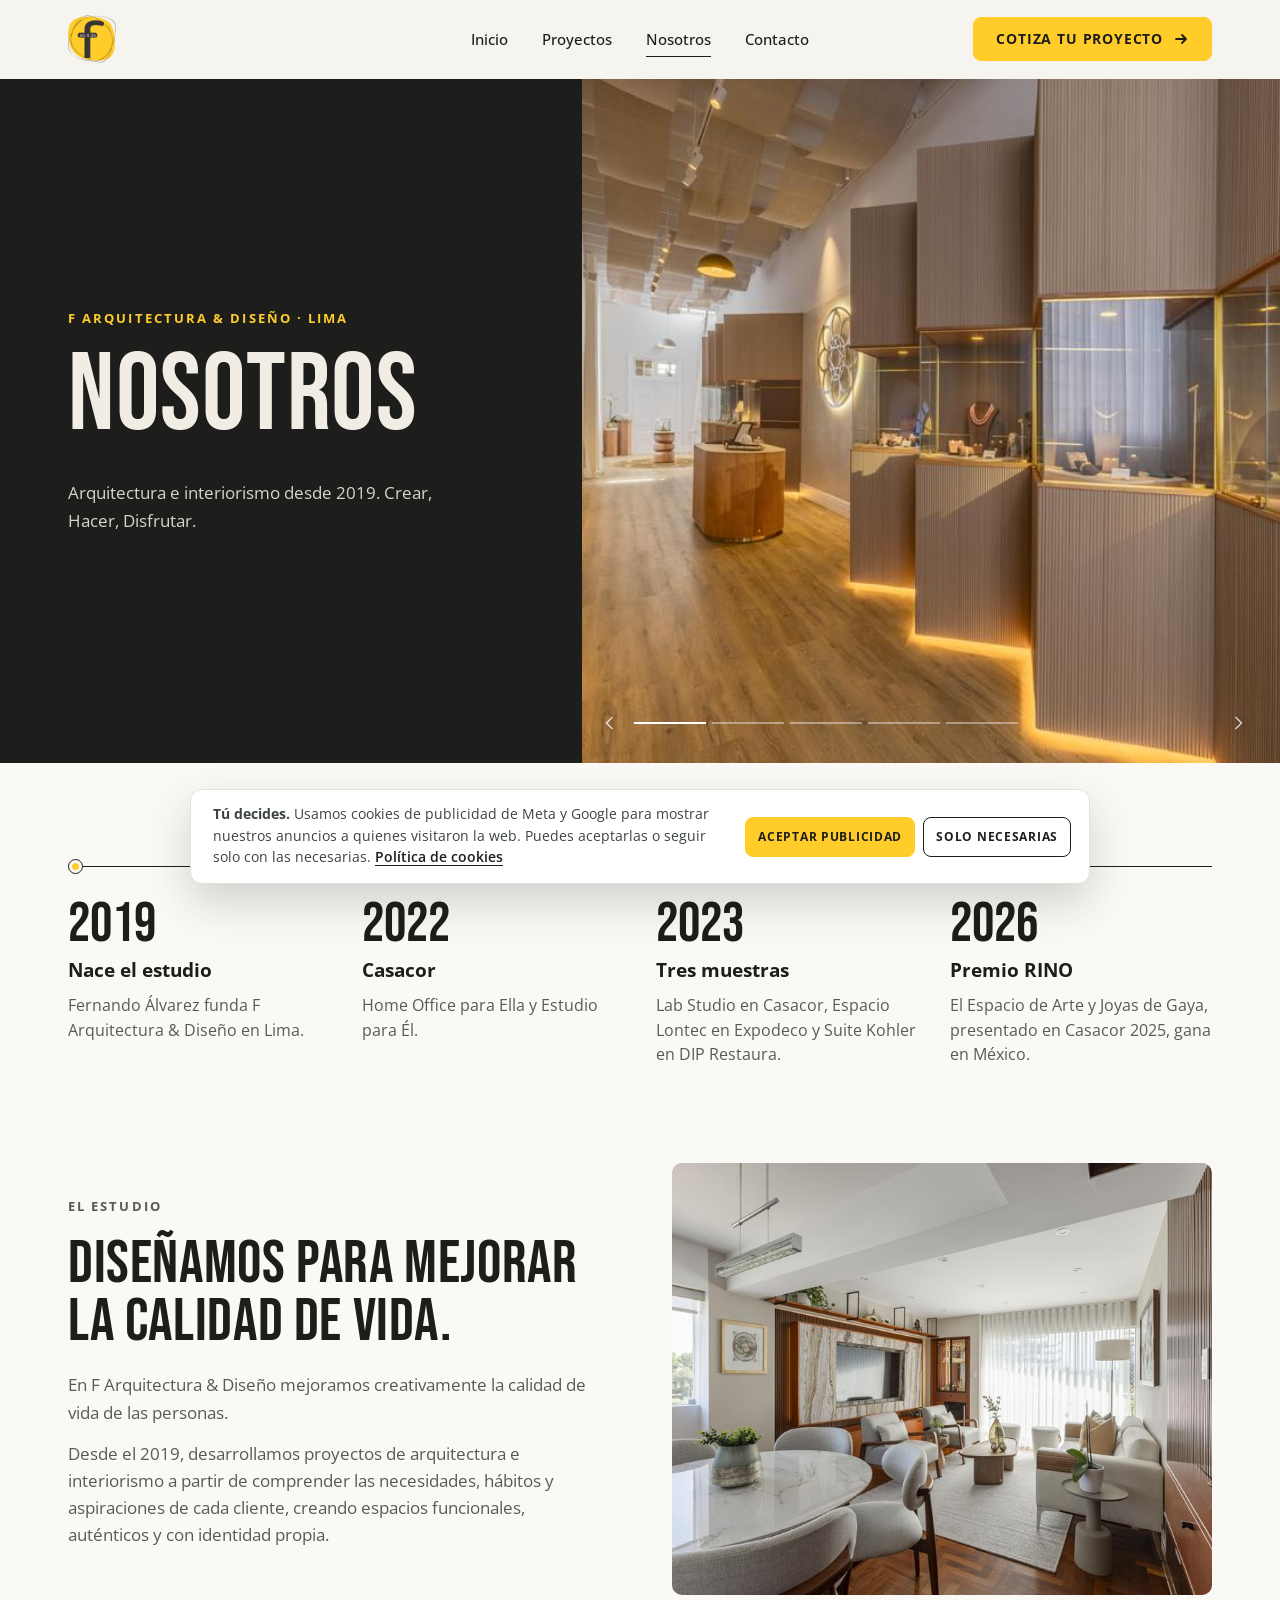
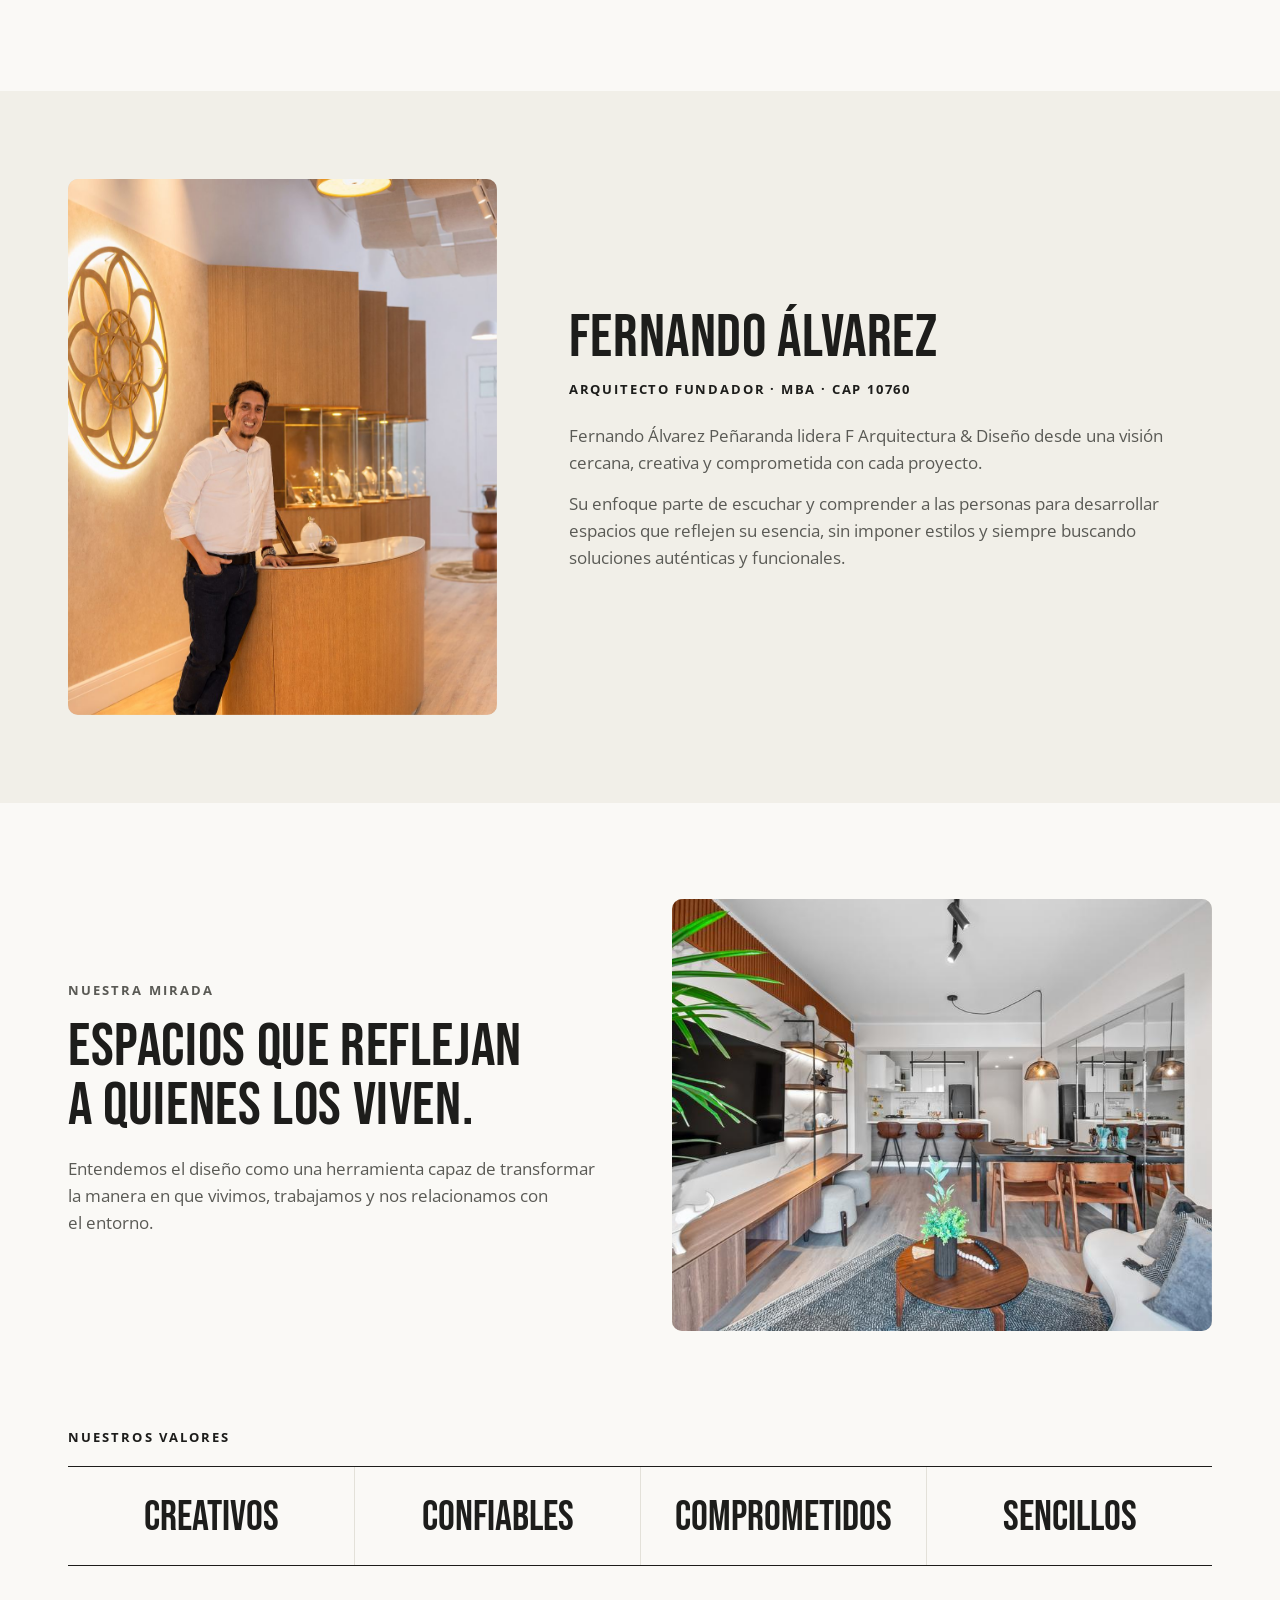
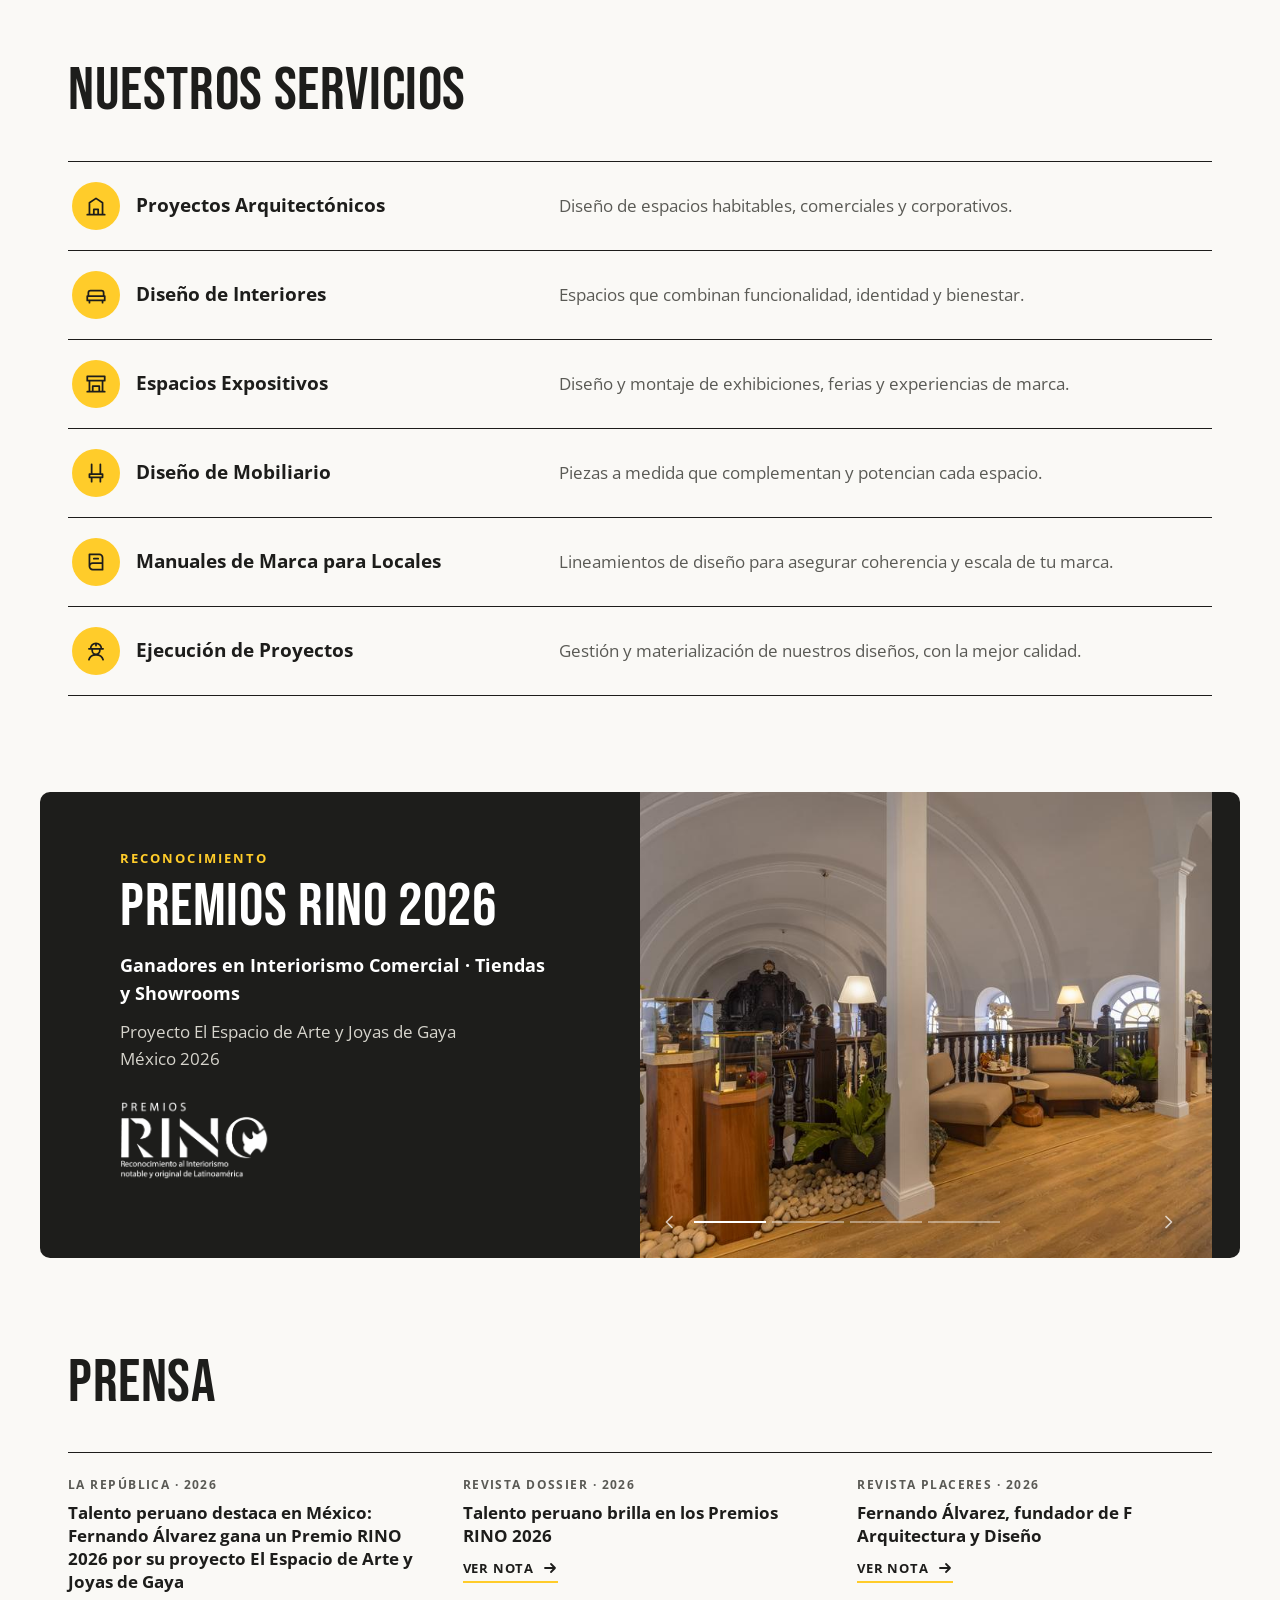
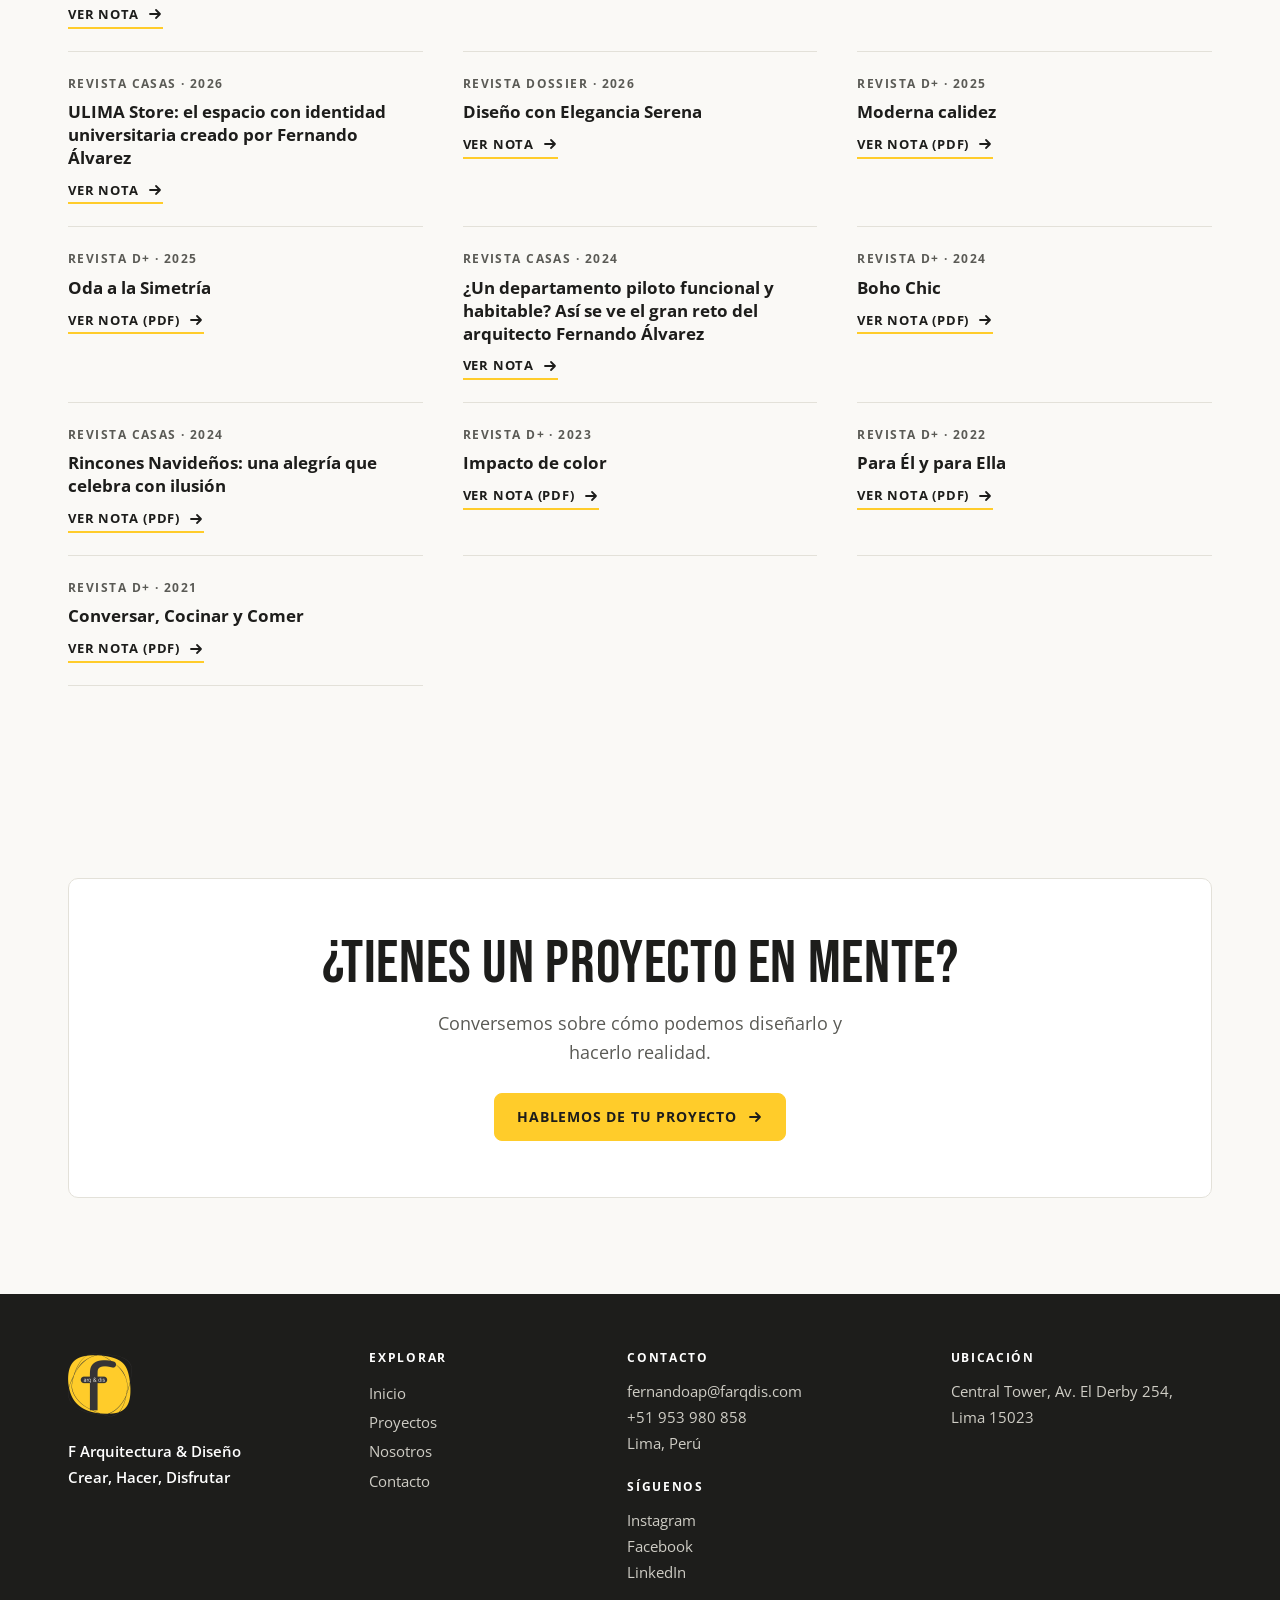
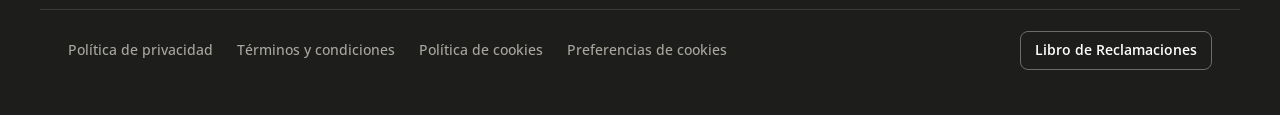
<file: nosotros.html>
<!doctype html>
<html lang="es">
<head>
<meta charset="utf-8">
<meta name="viewport" content="width=device-width,initial-scale=1,viewport-fit=cover">
<meta name="theme-color" content="#1d1d1b">
<meta name="description" content="Conoce a F Arquitectura & Diseño y a su fundador, el arquitecto Fernando Álvarez. Premio RINO 2026.">
<title>Nosotros · F Arquitectura & Diseño</title>
<link rel="icon" href="favicon.ico" sizes="any">
<link rel="icon" type="image/png" sizes="32x32" href="media/marca/favicon-32.png">
<link rel="apple-touch-icon" href="media/marca/apple-touch-icon.png">
<link rel="preconnect" href="https://fonts.googleapis.com">
<link rel="preconnect" href="https://fonts.gstatic.com" crossorigin>
<link href="https://fonts.googleapis.com/css2?family=Bebas+Neue&family=Open+Sans:wght@400;600;700&display=swap" rel="stylesheet">
<link rel="stylesheet" href="estilos.css?v=37">
<script src="app.js?v=37" defer></script>
</head>
<body class="">
<a class="saltar" href="#contenido">Saltar al contenido</a>
<header class="cab"><div class="cont">
  <a class="logo" href="index.html" aria-label="F Arquitectura y Diseño, inicio"><img src="media/marca/logo-f.png" alt="" width="48" height="48"></a>
  <nav class="menu" id="menu" aria-label="Principal"><a href="index.html">Inicio</a><a href="proyectos.html">Proyectos</a><a href="nosotros.html" class="aqui" aria-current="page">Nosotros</a><a href="contacto.html">Contacto</a><a class="btn menu-cta" href="contacto.html">Cotiza tu proyecto <svg class="fl" width="16" height="16" viewBox="0 0 16 16" fill="none" aria-hidden="true"><path d="M3 8h10M9 4l4 4-4 4" stroke="currentColor" stroke-width="1.8" stroke-linecap="round" stroke-linejoin="round"/></svg></a></nav>
  <div class="cab-der"><a class="btn cab-cta" href="contacto.html">Cotiza tu proyecto <svg class="fl" width="16" height="16" viewBox="0 0 16 16" fill="none" aria-hidden="true"><path d="M3 8h10M9 4l4 4-4 4" stroke="currentColor" stroke-width="1.8" stroke-linecap="round" stroke-linejoin="round"/></svg></a>
  <button class="hamb" aria-label="Menú" aria-expanded="false" aria-controls="menu"><i></i><i></i><i></i></button></div>
</div></header>
<main id="contenido">
<section class="partida">
  <div class="partida-txt">
    <p class="antetitulo">F Arquitectura &amp; Diseño · Lima</p>
    <h1 class="titular"><span class="linea-t"><span>Nosotros</span></span></h1>
    <p class="partida-sub">Arquitectura e interiorismo desde 2019. Crear, Hacer, Disfrutar.</p>
  </div>
  <div class="partida-img carrusel" role="group" aria-roledescription="carrusel" aria-label="Imágenes de proyectos">
    <div class="lam on"><img src="media/proyectos/el-espacio-de-arte-y-joyas-de-gaya-casacor-2025/1.jpg" srcset="media/proyectos/el-espacio-de-arte-y-joyas-de-gaya-casacor-2025/1-m.jpg 900w, media/proyectos/el-espacio-de-arte-y-joyas-de-gaya-casacor-2025/1.jpg 1800w" sizes="(max-width:900px) 100vw, 55vw" alt="El Espacio de Arte y Joyas de Gaya"></div><div class="lam"><img src="media/proyectos/depa-miraflores-e-h/2.jpg" srcset="media/proyectos/depa-miraflores-e-h/2-m.jpg 900w, media/proyectos/depa-miraflores-e-h/2.jpg 1800w" sizes="(max-width:900px) 100vw, 55vw" alt="Depa Miraflores E.H." loading="lazy"></div><div class="lam"><img src="media/proyectos/alianza-francesa/3.jpg" srcset="media/proyectos/alianza-francesa/3-m.jpg 900w, media/proyectos/alianza-francesa/3.jpg 1800w" sizes="(max-width:900px) 100vw, 55vw" alt="Alianza Francesa" loading="lazy"></div><div class="lam"><img src="media/proyectos/piloto-1-art-28-edifica/1.jpg" srcset="media/proyectos/piloto-1-art-28-edifica/1-m.jpg 900w, media/proyectos/piloto-1-art-28-edifica/1.jpg 1800w" sizes="(max-width:900px) 100vw, 55vw" alt="Piloto 1 Art 28, Edifica" loading="lazy"></div><div class="lam"><img src="media/proyectos/helado-de-lima/2.jpg" srcset="media/proyectos/helado-de-lima/2-m.jpg 900w, media/proyectos/helado-de-lima/2.jpg 1800w" sizes="(max-width:900px) 100vw, 55vw" alt="Helado de Lima" loading="lazy"></div>
    <div class="car-ctrl"></div>
  </div>
</section>

<section class="sec"><div class="cont">
  <ol class="tiempo" data-ver="linea"><li class="hito" data-ver style="--y:14px;--d:0s"><span class="punto"></span><b class="anio">2019</b><h3>Nace el estudio</h3><p>Fernando Álvarez funda F Arquitectura &amp; Diseño en Lima.</p></li><li class="hito" data-ver style="--y:14px;--d:.12s"><span class="punto"></span><b class="anio">2022</b><h3>Casacor</h3><p>Home Office para Ella y Estudio para Él.</p></li><li class="hito" data-ver style="--y:14px;--d:.22s"><span class="punto"></span><b class="anio">2023</b><h3>Tres muestras</h3><p>Lab Studio en Casacor, Espacio Lontec en Expodeco y Suite Kohler en DIP Restaura.</p></li><li class="hito" data-ver style="--y:14px;--d:.3s"><span class="punto"></span><b class="anio">2026</b><h3>Premio RINO</h3><p>El Espacio de Arte y Joyas de Gaya, presentado en Casacor 2025, gana en México.</p></li></ol>
</div></section>

<section class="sec" style="padding-top:0"><div class="cont dos">
  <div data-ver>
    <p class="antetitulo">El estudio</p>
    <h2>Diseñamos para mejorar la calidad de vida.</h2>
    <p>En F Arquitectura &amp; Diseño mejoramos creativamente la calidad de vida de las personas.</p>
    <p>Desde el 2019, desarrollamos proyectos de arquitectura e interiorismo a partir de comprender las necesidades, hábitos y aspiraciones de cada cliente, creando espacios funcionales, auténticos y con identidad propia.</p>
  </div>
  <div class="foto" data-ver="img"><img src="media/proyectos/depa-san-borja-a-g/1.jpg" srcset="media/proyectos/depa-san-borja-a-g/1-m.jpg 900w, media/proyectos/depa-san-borja-a-g/1.jpg 1800w" sizes="(max-width:900px) 100vw, 50vw" alt="Depa San Borja A.G." loading="lazy"></div>
</div></section>

<section class="sec arq-sec"><div class="cont dos arq">
  <div class="foto retrato" data-ver="img"><img src="media/estudio/fernando-3.jpg" alt="Fernando Álvarez en El Espacio de Arte y Joyas de Gaya" loading="lazy" width="1025" height="1535"></div>
  <div data-ver style="--d:.12s">
    <h2>Fernando Álvarez</h2>
    <p class="cargo">Arquitecto fundador · MBA · CAP 10760</p>
    <p>Fernando Álvarez Peñaranda lidera F Arquitectura &amp; Diseño desde una visión cercana, creativa y comprometida con cada proyecto.</p>
    <p>Su enfoque parte de escuchar y comprender a las personas para desarrollar espacios que reflejen su esencia, sin imponer estilos y siempre buscando soluciones auténticas y funcionales.</p>
  </div>
</div></section>

<section class="sec"><div class="cont dos">
  <div data-ver>
    <p class="antetitulo">Nuestra mirada</p>
    <h2>Espacios que reflejan a quienes los viven.</h2>
    <p>Entendemos el diseño como una herramienta capaz de transformar la manera en que vivimos, trabajamos y nos relacionamos con el entorno.</p>
  </div>
  <div class="foto" data-ver="img"><img src="media/proyectos/piloto-atelier-edifica/2.jpg" srcset="media/proyectos/piloto-atelier-edifica/2-m.jpg 900w, media/proyectos/piloto-atelier-edifica/2.jpg 1800w" sizes="(max-width:900px) 100vw, 50vw" alt="Piloto Atelier, Edifica" loading="lazy"></div>
</div></section>

<section class="sec" style="padding-top:0"><div class="cont">
  <p class="antetitulo" data-ver>Nuestros valores</p>
  <ul class="valores" data-ver style="--y:14px"><li>Creativos</li><li>Confiables</li><li>Comprometidos</li><li>Sencillos</li></ul>
</div></section>

<section class="sec" id="servicios" style="padding-top:0"><div class="cont">
  <div class="fila-titulo" data-ver><h2>Nuestros servicios</h2></div>
  <dl class="serv-lista" data-ver style="--y:14px"><div><dt><span class="serv-ic"><svg width="24" height="24" viewBox="0 0 22 22" fill="none" aria-hidden="true"><path d="M3 19h16M5 19V8l6-4 6 4v11M9 19v-5h4v5" stroke="currentColor" stroke-width="1.6" stroke-linecap="round" stroke-linejoin="round"/></svg></span>Proyectos Arquitectónicos</dt><dd>Diseño de espacios habitables, comerciales y corporativos.</dd></div><div><dt><span class="serv-ic"><svg width="24" height="24" viewBox="0 0 22 22" fill="none" aria-hidden="true"><path d="M4 12V9a2 2 0 012-2h10a2 2 0 012 2v3M3 12h16v4H3zM5 16v2M17 16v2" stroke="currentColor" stroke-width="1.6" stroke-linecap="round" stroke-linejoin="round"/></svg></span>Diseño de Interiores</dt><dd>Espacios que combinan funcionalidad, identidad y bienestar.</dd></div><div><dt><span class="serv-ic"><svg width="24" height="24" viewBox="0 0 22 22" fill="none" aria-hidden="true"><path d="M3 4h16v4H3zM5 8v10M17 8v10M3 18h16M8 18v-5h6v5" stroke="currentColor" stroke-width="1.6" stroke-linecap="round" stroke-linejoin="round"/></svg></span>Espacios Expositivos</dt><dd>Diseño y montaje de exhibiciones, ferias y experiencias de marca.</dd></div><div><dt><span class="serv-ic"><svg width="24" height="24" viewBox="0 0 22 22" fill="none" aria-hidden="true"><path d="M7 3v9M15 3v9M5 12h12v3H5zM7 15v4M15 15v4" stroke="currentColor" stroke-width="1.6" stroke-linecap="round" stroke-linejoin="round"/></svg></span>Diseño de Mobiliario</dt><dd>Piezas a medida que complementan y potencian cada espacio.</dd></div><div><dt><span class="serv-ic"><svg width="24" height="24" viewBox="0 0 22 22" fill="none" aria-hidden="true"><path d="M5 4h9a3 3 0 013 3v11H8a3 3 0 01-3-3zM5 15a3 3 0 013-3h9M9 8h4" stroke="currentColor" stroke-width="1.6" stroke-linecap="round" stroke-linejoin="round"/></svg></span>Manuales de Marca para Locales</dt><dd>Lineamientos de diseño para asegurar coherencia y escala de tu marca.</dd></div><div><dt><span class="serv-ic"><svg width="24" height="24" viewBox="0 0 22 22" fill="none" aria-hidden="true"><path d="M6 9a5 5 0 0110 0M4.5 9h13M11 4v2M7.5 9v1.5a3.5 3.5 0 007 0V9M4.5 19c.7-3 3.3-4.5 6.5-4.5s5.8 1.5 6.5 4.5" stroke="currentColor" stroke-width="1.6" stroke-linecap="round" stroke-linejoin="round"/></svg></span>Ejecución de Proyectos</dt><dd>Gestión y materialización de nuestros diseños, con la mejor calidad.</dd></div></dl>
</div></section>
<section class="sec recono-sec"><div class="cont recono" data-ver>
  <div>
    <p class="antetitulo">Reconocimiento</p>
    <h2>Premios RINO 2026</h2>
    <p class="recono-g">Ganadores en Interiorismo Comercial · Tiendas y Showrooms</p>
    <p>Proyecto El Espacio de Arte y Joyas de Gaya<br>México 2026</p>
    <img class="rino" src="media/marca/rino-2026-blanco.png" alt="Premios RINO: reconocimiento al interiorismo notable y original de Latinoamérica" width="170" height="89" loading="lazy">
    
  </div>
  <div class="foto carrusel" role="group" aria-roledescription="carrusel" aria-label="Fotos del proyecto premiado">
    <div class="lam on"><img src="media/proyectos/el-espacio-de-arte-y-joyas-de-gaya-casacor-2025/2.jpg" srcset="media/proyectos/el-espacio-de-arte-y-joyas-de-gaya-casacor-2025/2-m.jpg 900w, media/proyectos/el-espacio-de-arte-y-joyas-de-gaya-casacor-2025/2.jpg 1800w" sizes="(max-width:900px) 100vw, 50vw" alt="El Espacio de Arte y Joyas de Gaya, Casacor 2025" loading="lazy"></div><div class="lam"><img src="media/portada/gaya-joyeria.jpg" srcset="media/portada/gaya-joyeria-m.jpg 1100w, media/portada/gaya-joyeria.jpg 2400w" sizes="(max-width:900px) 100vw, 50vw" alt="El Espacio de Arte y Joyas de Gaya, Casacor 2025" loading="lazy"></div><div class="lam"><img src="media/proyectos/el-espacio-de-arte-y-joyas-de-gaya-casacor-2025/3.jpg" srcset="media/proyectos/el-espacio-de-arte-y-joyas-de-gaya-casacor-2025/3-m.jpg 900w, media/proyectos/el-espacio-de-arte-y-joyas-de-gaya-casacor-2025/3.jpg 1800w" sizes="(max-width:900px) 100vw, 50vw" alt="El Espacio de Arte y Joyas de Gaya, Casacor 2025" loading="lazy"></div><div class="lam"><img src="media/proyectos/el-espacio-de-arte-y-joyas-de-gaya-casacor-2025/1.jpg" srcset="media/proyectos/el-espacio-de-arte-y-joyas-de-gaya-casacor-2025/1-m.jpg 900w, media/proyectos/el-espacio-de-arte-y-joyas-de-gaya-casacor-2025/1.jpg 1800w" sizes="(max-width:900px) 100vw, 50vw" alt="El Espacio de Arte y Joyas de Gaya, Casacor 2025" loading="lazy"></div>
    <div class="car-ctrl"></div>
  </div>
</div></section>
<section class="sec" id="prensa" style="padding-top:0"><div class="cont">
  <div class="fila-titulo" data-ver><h2>Prensa</h2></div>
  <ul class="prensa" data-ver style="--y:14px"><li><a href="https://larepublica.pe/sociedad/2026/10/29/talento-peruano-destaca-en-mexico-fernando-alvarez-gana-un-premio-rino-2026-por-su-proyecto-el-espacio-de-arte-y-joyas-de-gaya-873741" target="_blank" rel="noopener"><small>La República · 2026</small><b>Talento peruano destaca en México: Fernando Álvarez gana un Premio RINO 2026 por su proyecto El Espacio de Arte y Joyas de Gaya</b><span class="ver-nota">Ver nota <svg class="fl" width="16" height="16" viewBox="0 0 16 16" fill="none" aria-hidden="true"><path d="M3 8h10M9 4l4 4-4 4" stroke="currentColor" stroke-width="1.8" stroke-linecap="round" stroke-linejoin="round"/></svg></span></a></li><li><a href="https://dossierdearquitectura.com/talento-peruano-brilla-en-los-premios-rino-2026/" target="_blank" rel="noopener"><small>Revista Dossier · 2026</small><b>Talento peruano brilla en los Premios RINO 2026</b><span class="ver-nota">Ver nota <svg class="fl" width="16" height="16" viewBox="0 0 16 16" fill="none" aria-hidden="true"><path d="M3 8h10M9 4l4 4-4 4" stroke="currentColor" stroke-width="1.8" stroke-linecap="round" stroke-linejoin="round"/></svg></span></a></li><li><a href="https://placeres.pe/fernando-alvarez-fundador-de-f-arquitectura-y-diseno-quiero-que-nos-usen-como-referente/" target="_blank" rel="noopener"><small>Revista Placeres · 2026</small><b>Fernando Álvarez, fundador de F Arquitectura y Diseño</b><span class="ver-nota">Ver nota <svg class="fl" width="16" height="16" viewBox="0 0 16 16" fill="none" aria-hidden="true"><path d="M3 8h10M9 4l4 4-4 4" stroke="currentColor" stroke-width="1.8" stroke-linecap="round" stroke-linejoin="round"/></svg></span></a></li><li><a href="https://cosas.pe/casas/ulima-store-el-espacio-con-identidad-universitaria-creado-por-fernando-alvarez" target="_blank" rel="noopener"><small>Revista CASAS · 2026</small><b>ULIMA Store: el espacio con identidad universitaria creado por Fernando Álvarez</b><span class="ver-nota">Ver nota <svg class="fl" width="16" height="16" viewBox="0 0 16 16" fill="none" aria-hidden="true"><path d="M3 8h10M9 4l4 4-4 4" stroke="currentColor" stroke-width="1.8" stroke-linecap="round" stroke-linejoin="round"/></svg></span></a></li><li><a href="https://dossierdearquitectura.com/diseno-con-elegancia-serena/" target="_blank" rel="noopener"><small>Revista Dossier · 2026</small><b>Diseño con Elegancia Serena</b><span class="ver-nota">Ver nota <svg class="fl" width="16" height="16" viewBox="0 0 16 16" fill="none" aria-hidden="true"><path d="M3 8h10M9 4l4 4-4 4" stroke="currentColor" stroke-width="1.8" stroke-linecap="round" stroke-linejoin="round"/></svg></span></a></li><li><a href="media/prensa/moderna-calidez.pdf" target="_blank" rel="noopener"><small>Revista D+ · 2025</small><b>Moderna calidez</b><span class="ver-nota">Ver nota (PDF) <svg class="fl" width="16" height="16" viewBox="0 0 16 16" fill="none" aria-hidden="true"><path d="M3 8h10M9 4l4 4-4 4" stroke="currentColor" stroke-width="1.8" stroke-linecap="round" stroke-linejoin="round"/></svg></span></a></li><li><a href="media/prensa/oda-a-la-simetria.pdf" target="_blank" rel="noopener"><small>Revista D+ · 2025</small><b>Oda a la Simetría</b><span class="ver-nota">Ver nota (PDF) <svg class="fl" width="16" height="16" viewBox="0 0 16 16" fill="none" aria-hidden="true"><path d="M3 8h10M9 4l4 4-4 4" stroke="currentColor" stroke-width="1.8" stroke-linecap="round" stroke-linejoin="round"/></svg></span></a></li><li><a href="https://cosas.pe/casas/un-departamento-piloto-funcional-y-habitable-asi-se-ve-el-gran-reto-del-arquitecto-fernando-alvarez" target="_blank" rel="noopener"><small>Revista CASAS · 2024</small><b>¿Un departamento piloto funcional y habitable? Así se ve el gran reto del arquitecto Fernando Álvarez</b><span class="ver-nota">Ver nota <svg class="fl" width="16" height="16" viewBox="0 0 16 16" fill="none" aria-hidden="true"><path d="M3 8h10M9 4l4 4-4 4" stroke="currentColor" stroke-width="1.8" stroke-linecap="round" stroke-linejoin="round"/></svg></span></a></li><li><a href="media/prensa/boho-chic.pdf" target="_blank" rel="noopener"><small>Revista D+ · 2024</small><b>Boho Chic</b><span class="ver-nota">Ver nota (PDF) <svg class="fl" width="16" height="16" viewBox="0 0 16 16" fill="none" aria-hidden="true"><path d="M3 8h10M9 4l4 4-4 4" stroke="currentColor" stroke-width="1.8" stroke-linecap="round" stroke-linejoin="round"/></svg></span></a></li><li><a href="media/prensa/rincones-navidenos.pdf" target="_blank" rel="noopener"><small>Revista CASAS · 2024</small><b>Rincones Navideños: una alegría que celebra con ilusión</b><span class="ver-nota">Ver nota (PDF) <svg class="fl" width="16" height="16" viewBox="0 0 16 16" fill="none" aria-hidden="true"><path d="M3 8h10M9 4l4 4-4 4" stroke="currentColor" stroke-width="1.8" stroke-linecap="round" stroke-linejoin="round"/></svg></span></a></li><li><a href="media/prensa/impacto-de-color.pdf" target="_blank" rel="noopener"><small>Revista D+ · 2023</small><b>Impacto de color</b><span class="ver-nota">Ver nota (PDF) <svg class="fl" width="16" height="16" viewBox="0 0 16 16" fill="none" aria-hidden="true"><path d="M3 8h10M9 4l4 4-4 4" stroke="currentColor" stroke-width="1.8" stroke-linecap="round" stroke-linejoin="round"/></svg></span></a></li><li><a href="media/prensa/para-el-y-para-ella.pdf" target="_blank" rel="noopener"><small>Revista D+ · 2022</small><b>Para Él y para Ella</b><span class="ver-nota">Ver nota (PDF) <svg class="fl" width="16" height="16" viewBox="0 0 16 16" fill="none" aria-hidden="true"><path d="M3 8h10M9 4l4 4-4 4" stroke="currentColor" stroke-width="1.8" stroke-linecap="round" stroke-linejoin="round"/></svg></span></a></li><li><a href="media/prensa/conversar-cocinar-y-comer.pdf" target="_blank" rel="noopener"><small>Revista D+ · 2021</small><b>Conversar, Cocinar y Comer</b><span class="ver-nota">Ver nota (PDF) <svg class="fl" width="16" height="16" viewBox="0 0 16 16" fill="none" aria-hidden="true"><path d="M3 8h10M9 4l4 4-4 4" stroke="currentColor" stroke-width="1.8" stroke-linecap="round" stroke-linejoin="round"/></svg></span></a></li></ul>
</div></section>
<section class="sec"><div class="cont"><div class="franja" data-ver>
  <h2>¿Tienes un proyecto en mente?</h2>
  <p>Conversemos sobre cómo podemos diseñarlo y hacerlo realidad.</p>
  <a class="btn" href="contacto.html">Hablemos de tu proyecto <svg class="fl" width="16" height="16" viewBox="0 0 16 16" fill="none" aria-hidden="true"><path d="M3 8h10M9 4l4 4-4 4" stroke="currentColor" stroke-width="1.8" stroke-linecap="round" stroke-linejoin="round"/></svg></a>
</div></div></section>
</main>
<footer class="pie"><div class="cont pie-cols">
  <div class="pie-marca"><a class="logo" href="index.html" aria-label="F Arquitectura y Diseño, inicio"><img src="media/marca/logo-f.png" alt="" width="64" height="64"></a><p>F Arquitectura &amp; Diseño<br>Crear, Hacer, Disfrutar</p></div>
  <div><h3>Explorar</h3><nav aria-label="Pie"><a href="index.html">Inicio</a><a href="proyectos.html">Proyectos</a><a href="nosotros.html">Nosotros</a><a href="contacto.html">Contacto</a></nav></div>
  <div><h3>Contacto</h3><p><a href="mailto:fernandoap@farqdis.com">fernandoap@farqdis.com</a><br><a href="tel:+51953980858">+51 953 980 858</a><br>Lima, Perú</p>
    <h3 class="sig">Síguenos</h3><p><a href="https://www.instagram.com/f.arqdis/" target="_blank" rel="noopener">Instagram</a><br><a href="https://www.facebook.com/F.ArquitecturayDiseno/" target="_blank" rel="noopener">Facebook</a><br><a href="https://www.linkedin.com/company/f-arquitectura-dise%C3%B1o/" target="_blank" rel="noopener">LinkedIn</a></p></div>
  <div><h3>Ubicación</h3><p><a href="https://www.google.com/maps/search/?api=1&query=Central%20Tower%2C%20Av.%20El%20Derby%20254%2C%20Lima%2015023" target="_blank" rel="noopener">Central Tower, Av. El Derby 254,<br>Lima 15023</a></p></div>
</div>
<div class="cont pie-legal">
  <a href="politica-de-privacidad.html">Política de privacidad</a>
  <a href="terminos-y-condiciones.html">Términos y condiciones</a>
  <a href="politica-de-cookies.html">Política de cookies</a>
  <button type="button" data-cookies-abrir>Preferencias de cookies</button>
  <a class="libro" href="libro-de-reclamaciones.html">Libro de Reclamaciones</a>
</div></footer>
<div class="cookies" role="dialog" aria-label="Preferencias de cookies" hidden>
  <p><b>Tú decides.</b> Usamos cookies de publicidad de Meta y Google para mostrar nuestros anuncios a quienes visitaron la web. Puedes aceptarlas o seguir solo con las necesarias. <a href="politica-de-cookies.html">Política de cookies</a></p>
  <div><button type="button" class="btn" data-cookies="publicidad">Aceptar publicidad</button><button type="button" class="btn linea" data-cookies="necesarias">Solo necesarias</button></div>
</div>
</body>
</html>
</file>
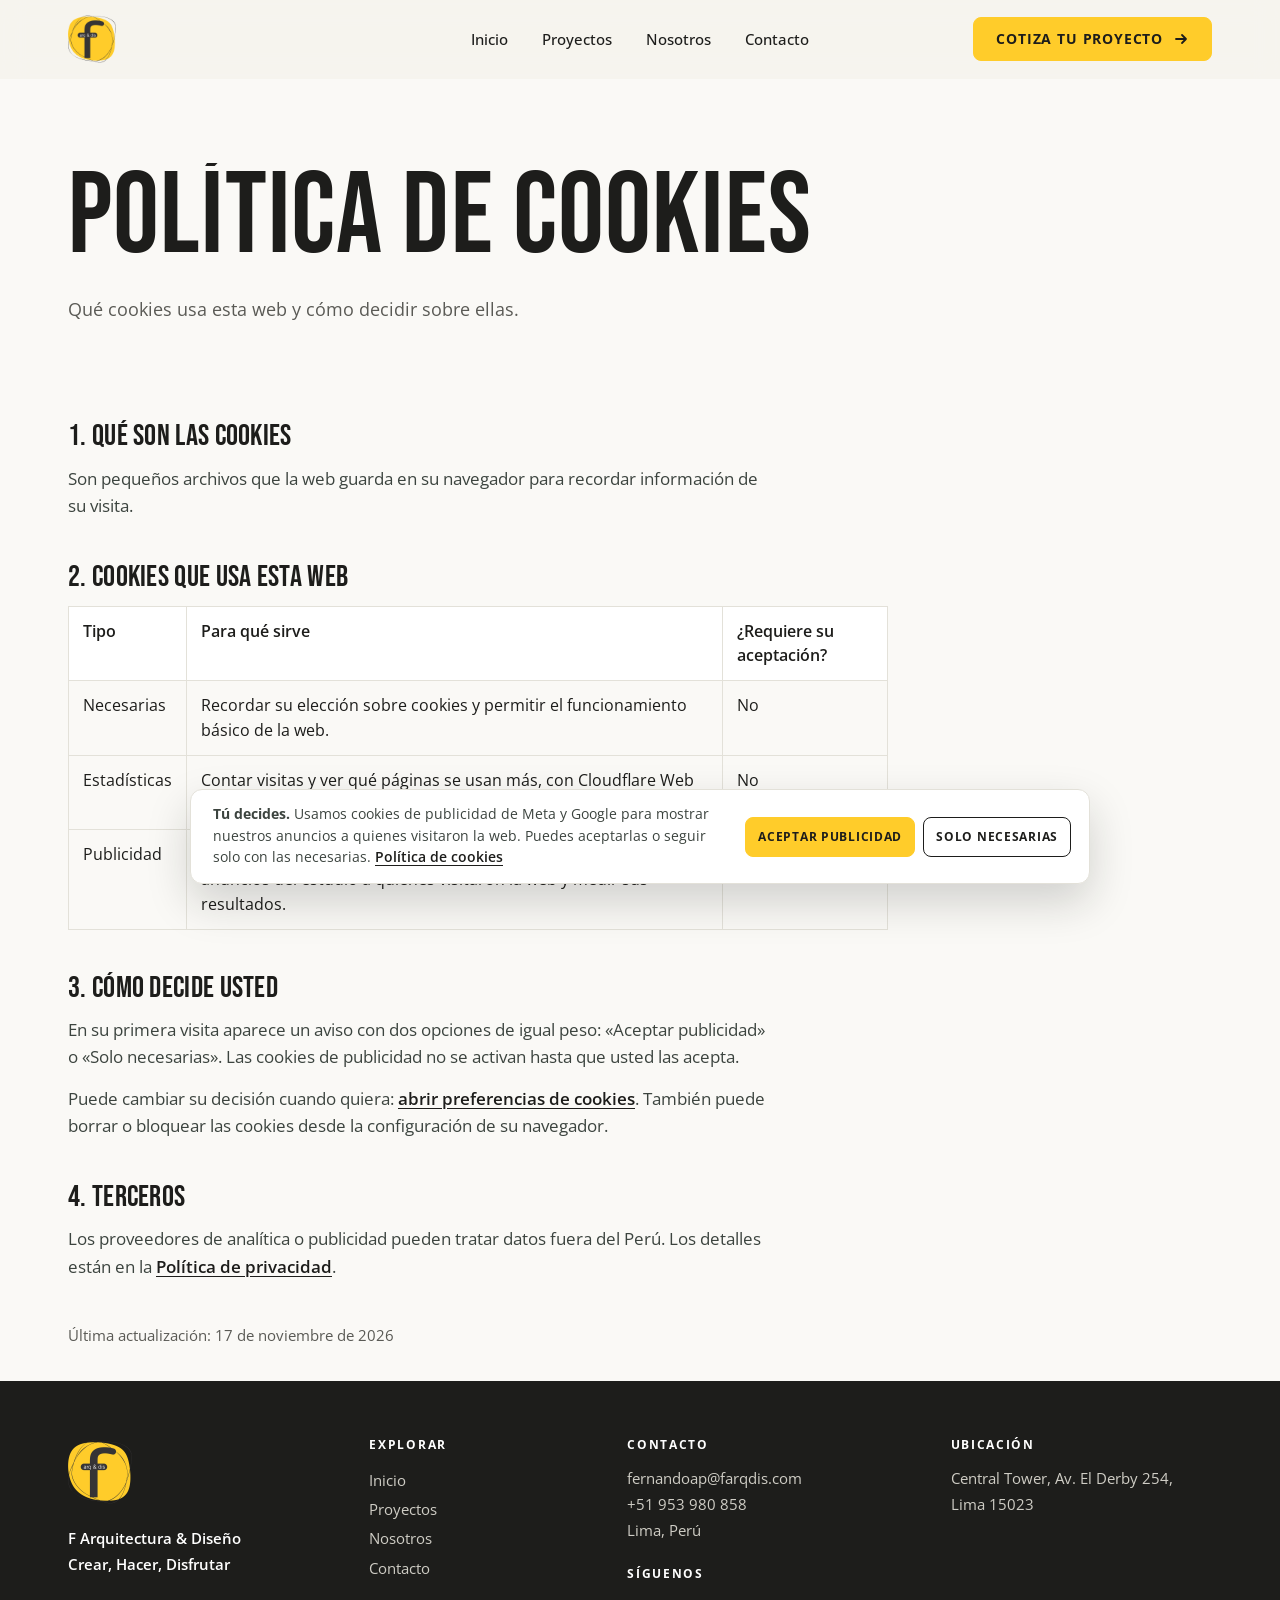
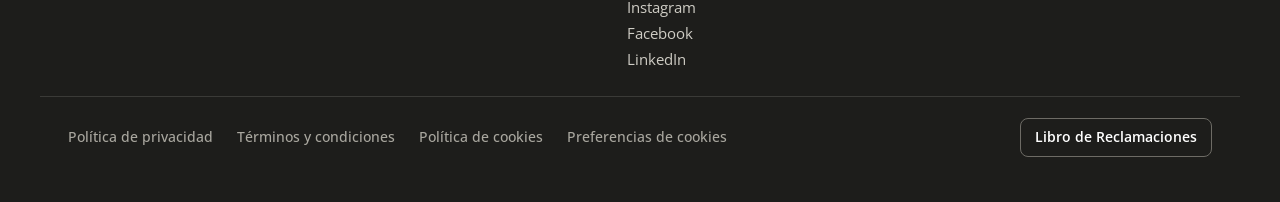
<file: politica-de-cookies.html>
<!doctype html>
<html lang="es">
<head>
<meta charset="utf-8">
<meta name="viewport" content="width=device-width,initial-scale=1,viewport-fit=cover">
<meta name="theme-color" content="#1d1d1b">
<meta name="description" content="F Arquitectura & Diseño: proyectos de arquitectura e interiorismo en Lima desde 2019.">
<title>Política de cookies · F Arquitectura & Diseño</title>
<link rel="icon" href="favicon.ico" sizes="any">
<link rel="icon" type="image/png" sizes="32x32" href="media/marca/favicon-32.png">
<link rel="apple-touch-icon" href="media/marca/apple-touch-icon.png">
<link rel="preconnect" href="https://fonts.googleapis.com">
<link rel="preconnect" href="https://fonts.gstatic.com" crossorigin>
<link href="https://fonts.googleapis.com/css2?family=Bebas+Neue&family=Open+Sans:wght@400;600;700&display=swap" rel="stylesheet">
<link rel="stylesheet" href="estilos.css?v=37">
<script src="app.js?v=37" defer></script>
</head>
<body class="">
<a class="saltar" href="#contenido">Saltar al contenido</a>
<header class="cab"><div class="cont">
  <a class="logo" href="index.html" aria-label="F Arquitectura y Diseño, inicio"><img src="media/marca/logo-f.png" alt="" width="48" height="48"></a>
  <nav class="menu" id="menu" aria-label="Principal"><a href="index.html">Inicio</a><a href="proyectos.html">Proyectos</a><a href="nosotros.html">Nosotros</a><a href="contacto.html">Contacto</a><a class="btn menu-cta" href="contacto.html">Cotiza tu proyecto <svg class="fl" width="16" height="16" viewBox="0 0 16 16" fill="none" aria-hidden="true"><path d="M3 8h10M9 4l4 4-4 4" stroke="currentColor" stroke-width="1.8" stroke-linecap="round" stroke-linejoin="round"/></svg></a></nav>
  <div class="cab-der"><a class="btn cab-cta" href="contacto.html">Cotiza tu proyecto <svg class="fl" width="16" height="16" viewBox="0 0 16 16" fill="none" aria-hidden="true"><path d="M3 8h10M9 4l4 4-4 4" stroke="currentColor" stroke-width="1.8" stroke-linecap="round" stroke-linejoin="round"/></svg></a>
  <button class="hamb" aria-label="Menú" aria-expanded="false" aria-controls="menu"><i></i><i></i><i></i></button></div>
</div></header>
<main id="contenido">
<section class="encabezado"><div class="cont">
  <h1><span class="linea-t"><span>Política de cookies</span></span></h1>
  <p class="sub" style="animation:aparecer .9s var(--ease) .3s both">Qué cookies usa esta web y cómo decidir sobre ellas.</p>
</div></section><section><div class="cont"><div class="legal">
<h2>1. Qué son las cookies</h2>
<p>Son pequeños archivos que la web guarda en su navegador para recordar información de su visita.</p>

<h2>2. Cookies que usa esta web</h2>
<div class="tabla"><table>
  <tr><th>Tipo</th><th>Para qué sirve</th><th>¿Requiere su aceptación?</th></tr>
  <tr><td>Necesarias</td><td>Recordar su elección sobre cookies y permitir el funcionamiento básico de la web.</td><td>No</td></tr>
  <tr><td>Estadísticas</td><td>Contar visitas y ver qué páginas se usan más, con Cloudflare Web Analytics. No usa cookies ni identifica a la persona.</td><td>No</td></tr>
  <tr><td>Publicidad</td><td>Píxel de Meta y etiqueta de Google Ads: permiten mostrar anuncios del estudio a quienes visitaron la web y medir sus resultados.</td><td>Sí</td></tr>
</table></div>

<h2>3. Cómo decide usted</h2>
<p>En su primera visita aparece un aviso con dos opciones de igual peso: «Aceptar publicidad» o «Solo necesarias». Las cookies de publicidad no se activan hasta que usted las acepta.</p>
<p>Puede cambiar su decisión cuando quiera: <button type="button" class="enlace-btn" data-cookies-abrir>abrir preferencias de cookies</button>. También puede borrar o bloquear las cookies desde la configuración de su navegador.</p>

<h2>4. Terceros</h2>
<p>Los proveedores de analítica o publicidad pueden tratar datos fuera del Perú. Los detalles están en la <a href="politica-de-privacidad.html">Política de privacidad</a>.</p>
<p class="fecha">Última actualización: 17 de noviembre de 2026</p></div></div></section>
</main>
<footer class="pie"><div class="cont pie-cols">
  <div class="pie-marca"><a class="logo" href="index.html" aria-label="F Arquitectura y Diseño, inicio"><img src="media/marca/logo-f.png" alt="" width="64" height="64"></a><p>F Arquitectura &amp; Diseño<br>Crear, Hacer, Disfrutar</p></div>
  <div><h3>Explorar</h3><nav aria-label="Pie"><a href="index.html">Inicio</a><a href="proyectos.html">Proyectos</a><a href="nosotros.html">Nosotros</a><a href="contacto.html">Contacto</a></nav></div>
  <div><h3>Contacto</h3><p><a href="mailto:fernandoap@farqdis.com">fernandoap@farqdis.com</a><br><a href="tel:+51953980858">+51 953 980 858</a><br>Lima, Perú</p>
    <h3 class="sig">Síguenos</h3><p><a href="https://www.instagram.com/f.arqdis/" target="_blank" rel="noopener">Instagram</a><br><a href="https://www.facebook.com/F.ArquitecturayDiseno/" target="_blank" rel="noopener">Facebook</a><br><a href="https://www.linkedin.com/company/f-arquitectura-dise%C3%B1o/" target="_blank" rel="noopener">LinkedIn</a></p></div>
  <div><h3>Ubicación</h3><p><a href="https://www.google.com/maps/search/?api=1&query=Central%20Tower%2C%20Av.%20El%20Derby%20254%2C%20Lima%2015023" target="_blank" rel="noopener">Central Tower, Av. El Derby 254,<br>Lima 15023</a></p></div>
</div>
<div class="cont pie-legal">
  <a href="politica-de-privacidad.html">Política de privacidad</a>
  <a href="terminos-y-condiciones.html">Términos y condiciones</a>
  <a href="politica-de-cookies.html">Política de cookies</a>
  <button type="button" data-cookies-abrir>Preferencias de cookies</button>
  <a class="libro" href="libro-de-reclamaciones.html">Libro de Reclamaciones</a>
</div></footer>
<div class="cookies" role="dialog" aria-label="Preferencias de cookies" hidden>
  <p><b>Tú decides.</b> Usamos cookies de publicidad de Meta y Google para mostrar nuestros anuncios a quienes visitaron la web. Puedes aceptarlas o seguir solo con las necesarias. <a href="politica-de-cookies.html">Política de cookies</a></p>
  <div><button type="button" class="btn" data-cookies="publicidad">Aceptar publicidad</button><button type="button" class="btn linea" data-cookies="necesarias">Solo necesarias</button></div>
</div>
</body>
</html>
</file>
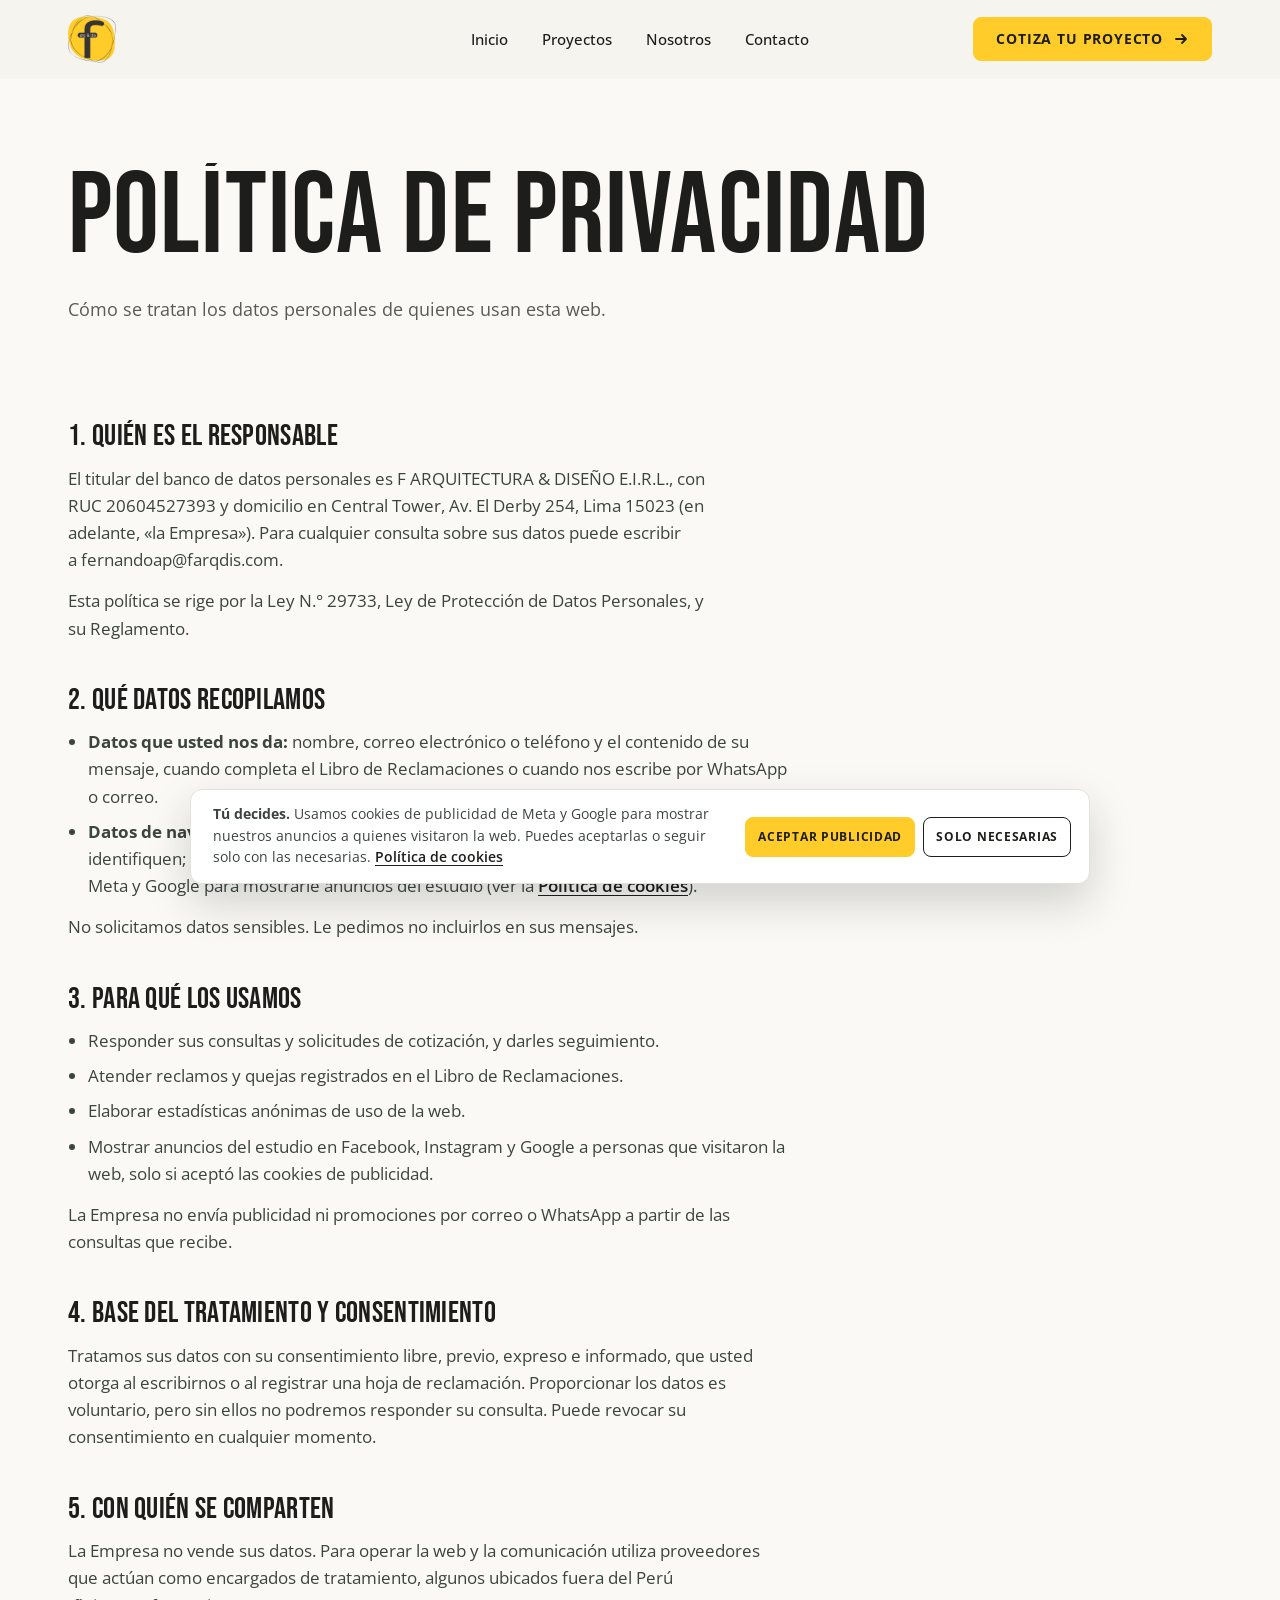
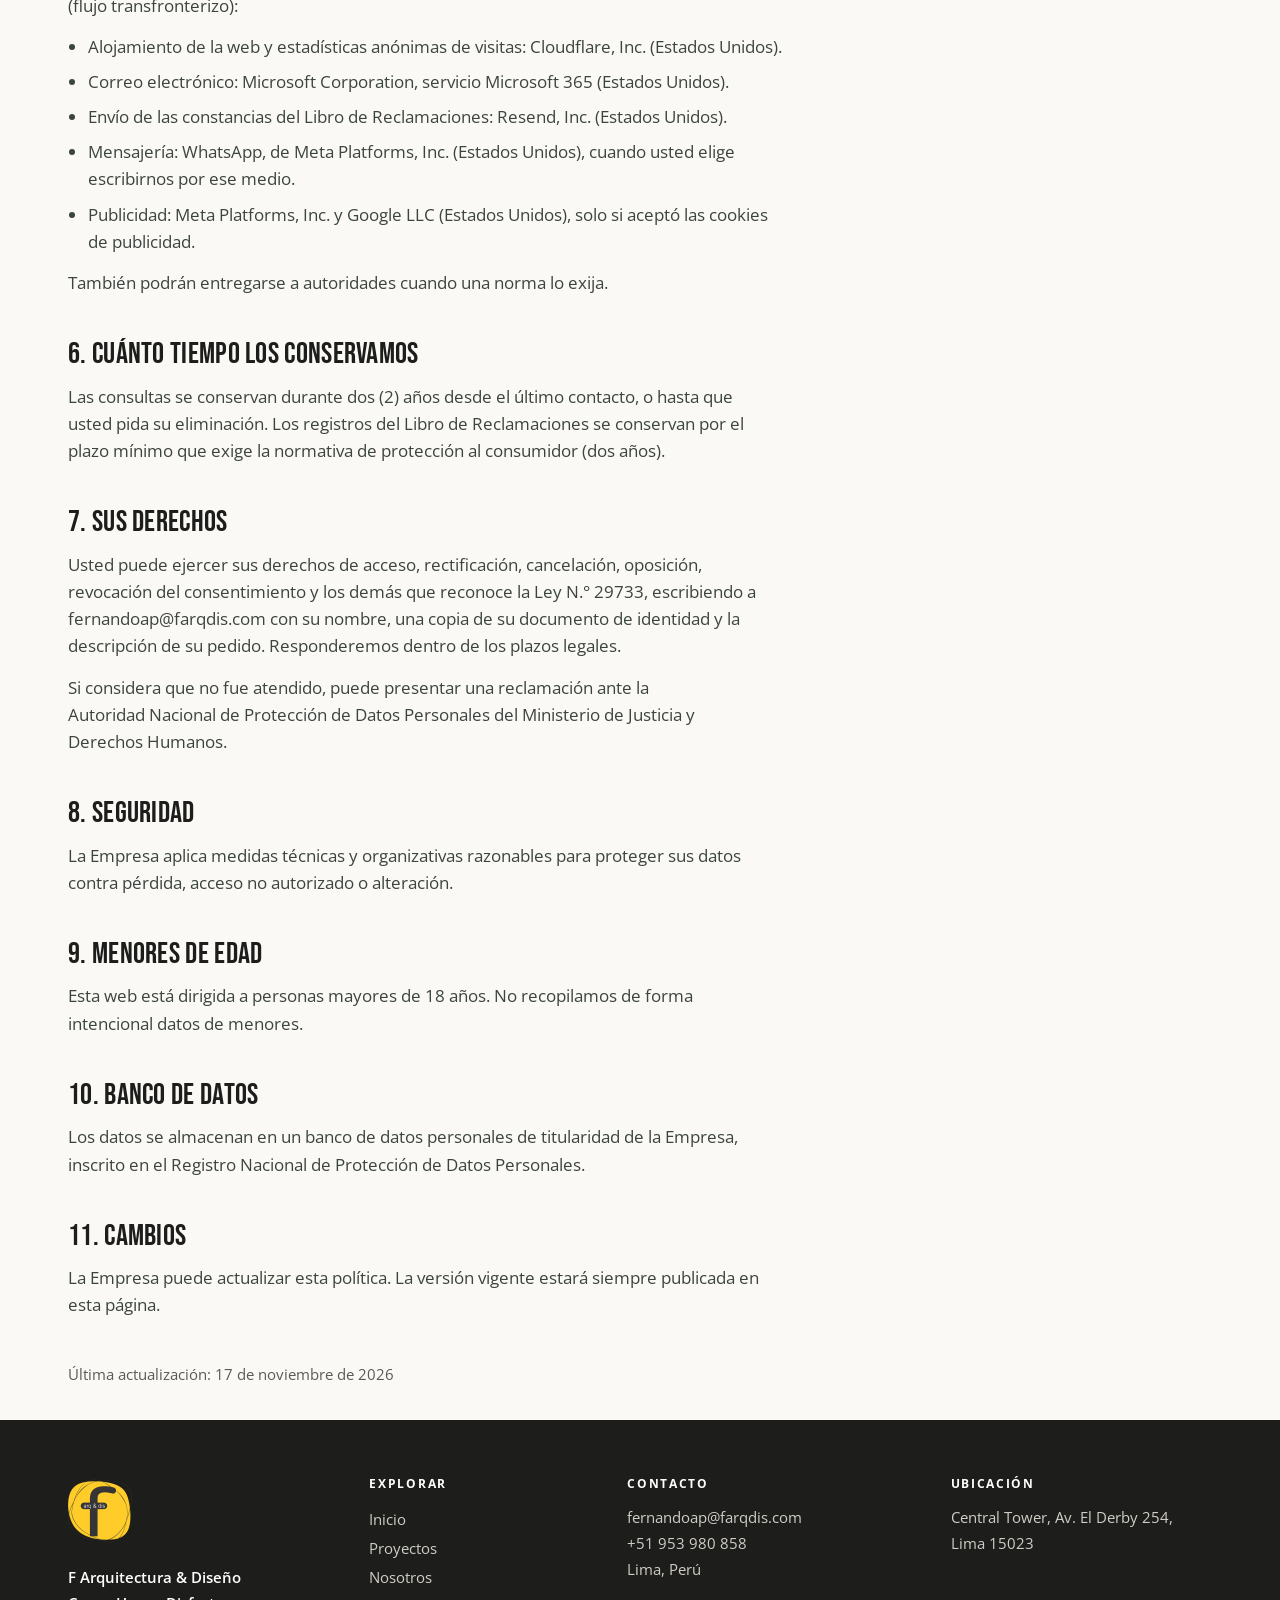
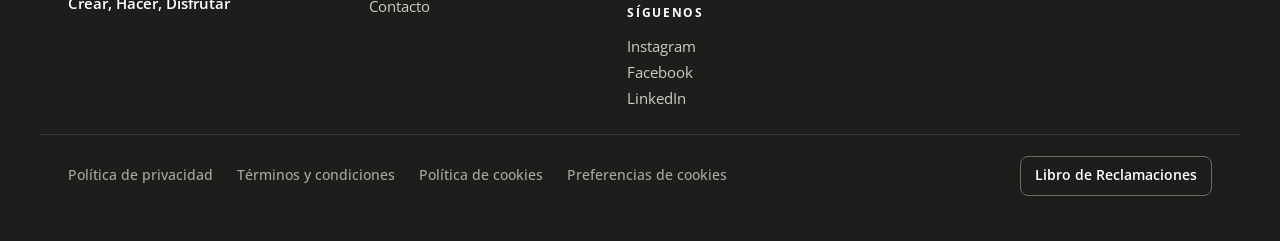
<file: politica-de-privacidad.html>
<!doctype html>
<html lang="es">
<head>
<meta charset="utf-8">
<meta name="viewport" content="width=device-width,initial-scale=1,viewport-fit=cover">
<meta name="theme-color" content="#1d1d1b">
<meta name="description" content="F Arquitectura & Diseño: proyectos de arquitectura e interiorismo en Lima desde 2019.">
<title>Política de privacidad · F Arquitectura & Diseño</title>
<link rel="icon" href="favicon.ico" sizes="any">
<link rel="icon" type="image/png" sizes="32x32" href="media/marca/favicon-32.png">
<link rel="apple-touch-icon" href="media/marca/apple-touch-icon.png">
<link rel="preconnect" href="https://fonts.googleapis.com">
<link rel="preconnect" href="https://fonts.gstatic.com" crossorigin>
<link href="https://fonts.googleapis.com/css2?family=Bebas+Neue&family=Open+Sans:wght@400;600;700&display=swap" rel="stylesheet">
<link rel="stylesheet" href="estilos.css?v=37">
<script src="app.js?v=37" defer></script>
</head>
<body class="">
<a class="saltar" href="#contenido">Saltar al contenido</a>
<header class="cab"><div class="cont">
  <a class="logo" href="index.html" aria-label="F Arquitectura y Diseño, inicio"><img src="media/marca/logo-f.png" alt="" width="48" height="48"></a>
  <nav class="menu" id="menu" aria-label="Principal"><a href="index.html">Inicio</a><a href="proyectos.html">Proyectos</a><a href="nosotros.html">Nosotros</a><a href="contacto.html">Contacto</a><a class="btn menu-cta" href="contacto.html">Cotiza tu proyecto <svg class="fl" width="16" height="16" viewBox="0 0 16 16" fill="none" aria-hidden="true"><path d="M3 8h10M9 4l4 4-4 4" stroke="currentColor" stroke-width="1.8" stroke-linecap="round" stroke-linejoin="round"/></svg></a></nav>
  <div class="cab-der"><a class="btn cab-cta" href="contacto.html">Cotiza tu proyecto <svg class="fl" width="16" height="16" viewBox="0 0 16 16" fill="none" aria-hidden="true"><path d="M3 8h10M9 4l4 4-4 4" stroke="currentColor" stroke-width="1.8" stroke-linecap="round" stroke-linejoin="round"/></svg></a>
  <button class="hamb" aria-label="Menú" aria-expanded="false" aria-controls="menu"><i></i><i></i><i></i></button></div>
</div></header>
<main id="contenido">
<section class="encabezado"><div class="cont">
  <h1><span class="linea-t"><span>Política de privacidad</span></span></h1>
  <p class="sub" style="animation:aparecer .9s var(--ease) .3s both">Cómo se tratan los datos personales de quienes usan esta web.</p>
</div></section><section><div class="cont"><div class="legal">
<h2>1. Quién es el responsable</h2>
<p>El titular del banco de datos personales es F ARQUITECTURA &amp; DISEÑO E.I.R.L., con RUC 20604527393 y domicilio en Central Tower, Av. El Derby 254, Lima 15023 (en adelante, «la Empresa»). Para cualquier consulta sobre sus datos puede escribir a fernandoap@farqdis.com.</p>
<p>Esta política se rige por la Ley N.° 29733, Ley de Protección de Datos Personales, y su Reglamento.</p>

<h2>2. Qué datos recopilamos</h2>
<ul>
  <li><b>Datos que usted nos da:</b> nombre, correo electrónico o teléfono y el contenido de su mensaje, cuando completa el Libro de Reclamaciones o cuando nos escribe por WhatsApp o correo.</li>
  <li><b>Datos de navegación:</b> estadísticas anónimas de visitas, sin cookies ni datos que lo identifiquen; y, solo si usted acepta las cookies de publicidad, datos de su visita que usan Meta y Google para mostrarle anuncios del estudio (ver la <a href="politica-de-cookies.html">Política de cookies</a>).</li>
</ul>
<p>No solicitamos datos sensibles. Le pedimos no incluirlos en sus mensajes.</p>

<h2>3. Para qué los usamos</h2>
<ul>
  <li>Responder sus consultas y solicitudes de cotización, y darles seguimiento.</li>
  <li>Atender reclamos y quejas registrados en el Libro de Reclamaciones.</li>
  <li>Elaborar estadísticas anónimas de uso de la web.</li>
  <li>Mostrar anuncios del estudio en Facebook, Instagram y Google a personas que visitaron la web, solo si aceptó las cookies de publicidad.</li>
</ul>
<p>La Empresa no envía publicidad ni promociones por correo o WhatsApp a partir de las consultas que recibe.</p>

<h2>4. Base del tratamiento y consentimiento</h2>
<p>Tratamos sus datos con su consentimiento libre, previo, expreso e informado, que usted otorga al escribirnos o al registrar una hoja de reclamación. Proporcionar los datos es voluntario, pero sin ellos no podremos responder su consulta. Puede revocar su consentimiento en cualquier momento.</p>

<h2>5. Con quién se comparten</h2>
<p>La Empresa no vende sus datos. Para operar la web y la comunicación utiliza proveedores que actúan como encargados de tratamiento, algunos ubicados fuera del Perú (flujo transfronterizo):</p>
<ul>
  <li>Alojamiento de la web y estadísticas anónimas de visitas: Cloudflare, Inc. (Estados Unidos).</li>
  <li>Correo electrónico: Microsoft Corporation, servicio Microsoft 365 (Estados Unidos).</li>
  <li>Envío de las constancias del Libro de Reclamaciones: Resend, Inc. (Estados Unidos).</li>
  <li>Mensajería: WhatsApp, de Meta Platforms, Inc. (Estados Unidos), cuando usted elige escribirnos por ese medio.</li>
  <li>Publicidad: Meta Platforms, Inc. y Google LLC (Estados Unidos), solo si aceptó las cookies de publicidad.</li>
</ul>
<p>También podrán entregarse a autoridades cuando una norma lo exija.</p>

<h2>6. Cuánto tiempo los conservamos</h2>
<p>Las consultas se conservan durante dos (2) años desde el último contacto, o hasta que usted pida su eliminación. Los registros del Libro de Reclamaciones se conservan por el plazo mínimo que exige la normativa de protección al consumidor (dos años).</p>

<h2>7. Sus derechos</h2>
<p>Usted puede ejercer sus derechos de acceso, rectificación, cancelación, oposición, revocación del consentimiento y los demás que reconoce la Ley N.° 29733, escribiendo a fernandoap@farqdis.com con su nombre, una copia de su documento de identidad y la descripción de su pedido. Responderemos dentro de los plazos legales.</p>
<p>Si considera que no fue atendido, puede presentar una reclamación ante la Autoridad Nacional de Protección de Datos Personales del Ministerio de Justicia y Derechos Humanos.</p>

<h2>8. Seguridad</h2>
<p>La Empresa aplica medidas técnicas y organizativas razonables para proteger sus datos contra pérdida, acceso no autorizado o alteración.</p>

<h2>9. Menores de edad</h2>
<p>Esta web está dirigida a personas mayores de 18 años. No recopilamos de forma intencional datos de menores.</p>

<h2>10. Banco de datos</h2>
<p>Los datos se almacenan en un banco de datos personales de titularidad de la Empresa, inscrito en el Registro Nacional de Protección de Datos Personales.</p>

<h2>11. Cambios</h2>
<p>La Empresa puede actualizar esta política. La versión vigente estará siempre publicada en esta página.</p>
<p class="fecha">Última actualización: 17 de noviembre de 2026</p></div></div></section>
</main>
<footer class="pie"><div class="cont pie-cols">
  <div class="pie-marca"><a class="logo" href="index.html" aria-label="F Arquitectura y Diseño, inicio"><img src="media/marca/logo-f.png" alt="" width="64" height="64"></a><p>F Arquitectura &amp; Diseño<br>Crear, Hacer, Disfrutar</p></div>
  <div><h3>Explorar</h3><nav aria-label="Pie"><a href="index.html">Inicio</a><a href="proyectos.html">Proyectos</a><a href="nosotros.html">Nosotros</a><a href="contacto.html">Contacto</a></nav></div>
  <div><h3>Contacto</h3><p><a href="mailto:fernandoap@farqdis.com">fernandoap@farqdis.com</a><br><a href="tel:+51953980858">+51 953 980 858</a><br>Lima, Perú</p>
    <h3 class="sig">Síguenos</h3><p><a href="https://www.instagram.com/f.arqdis/" target="_blank" rel="noopener">Instagram</a><br><a href="https://www.facebook.com/F.ArquitecturayDiseno/" target="_blank" rel="noopener">Facebook</a><br><a href="https://www.linkedin.com/company/f-arquitectura-dise%C3%B1o/" target="_blank" rel="noopener">LinkedIn</a></p></div>
  <div><h3>Ubicación</h3><p><a href="https://www.google.com/maps/search/?api=1&query=Central%20Tower%2C%20Av.%20El%20Derby%20254%2C%20Lima%2015023" target="_blank" rel="noopener">Central Tower, Av. El Derby 254,<br>Lima 15023</a></p></div>
</div>
<div class="cont pie-legal">
  <a href="politica-de-privacidad.html">Política de privacidad</a>
  <a href="terminos-y-condiciones.html">Términos y condiciones</a>
  <a href="politica-de-cookies.html">Política de cookies</a>
  <button type="button" data-cookies-abrir>Preferencias de cookies</button>
  <a class="libro" href="libro-de-reclamaciones.html">Libro de Reclamaciones</a>
</div></footer>
<div class="cookies" role="dialog" aria-label="Preferencias de cookies" hidden>
  <p><b>Tú decides.</b> Usamos cookies de publicidad de Meta y Google para mostrar nuestros anuncios a quienes visitaron la web. Puedes aceptarlas o seguir solo con las necesarias. <a href="politica-de-cookies.html">Política de cookies</a></p>
  <div><button type="button" class="btn" data-cookies="publicidad">Aceptar publicidad</button><button type="button" class="btn linea" data-cookies="necesarias">Solo necesarias</button></div>
</div>
</body>
</html>
</file>
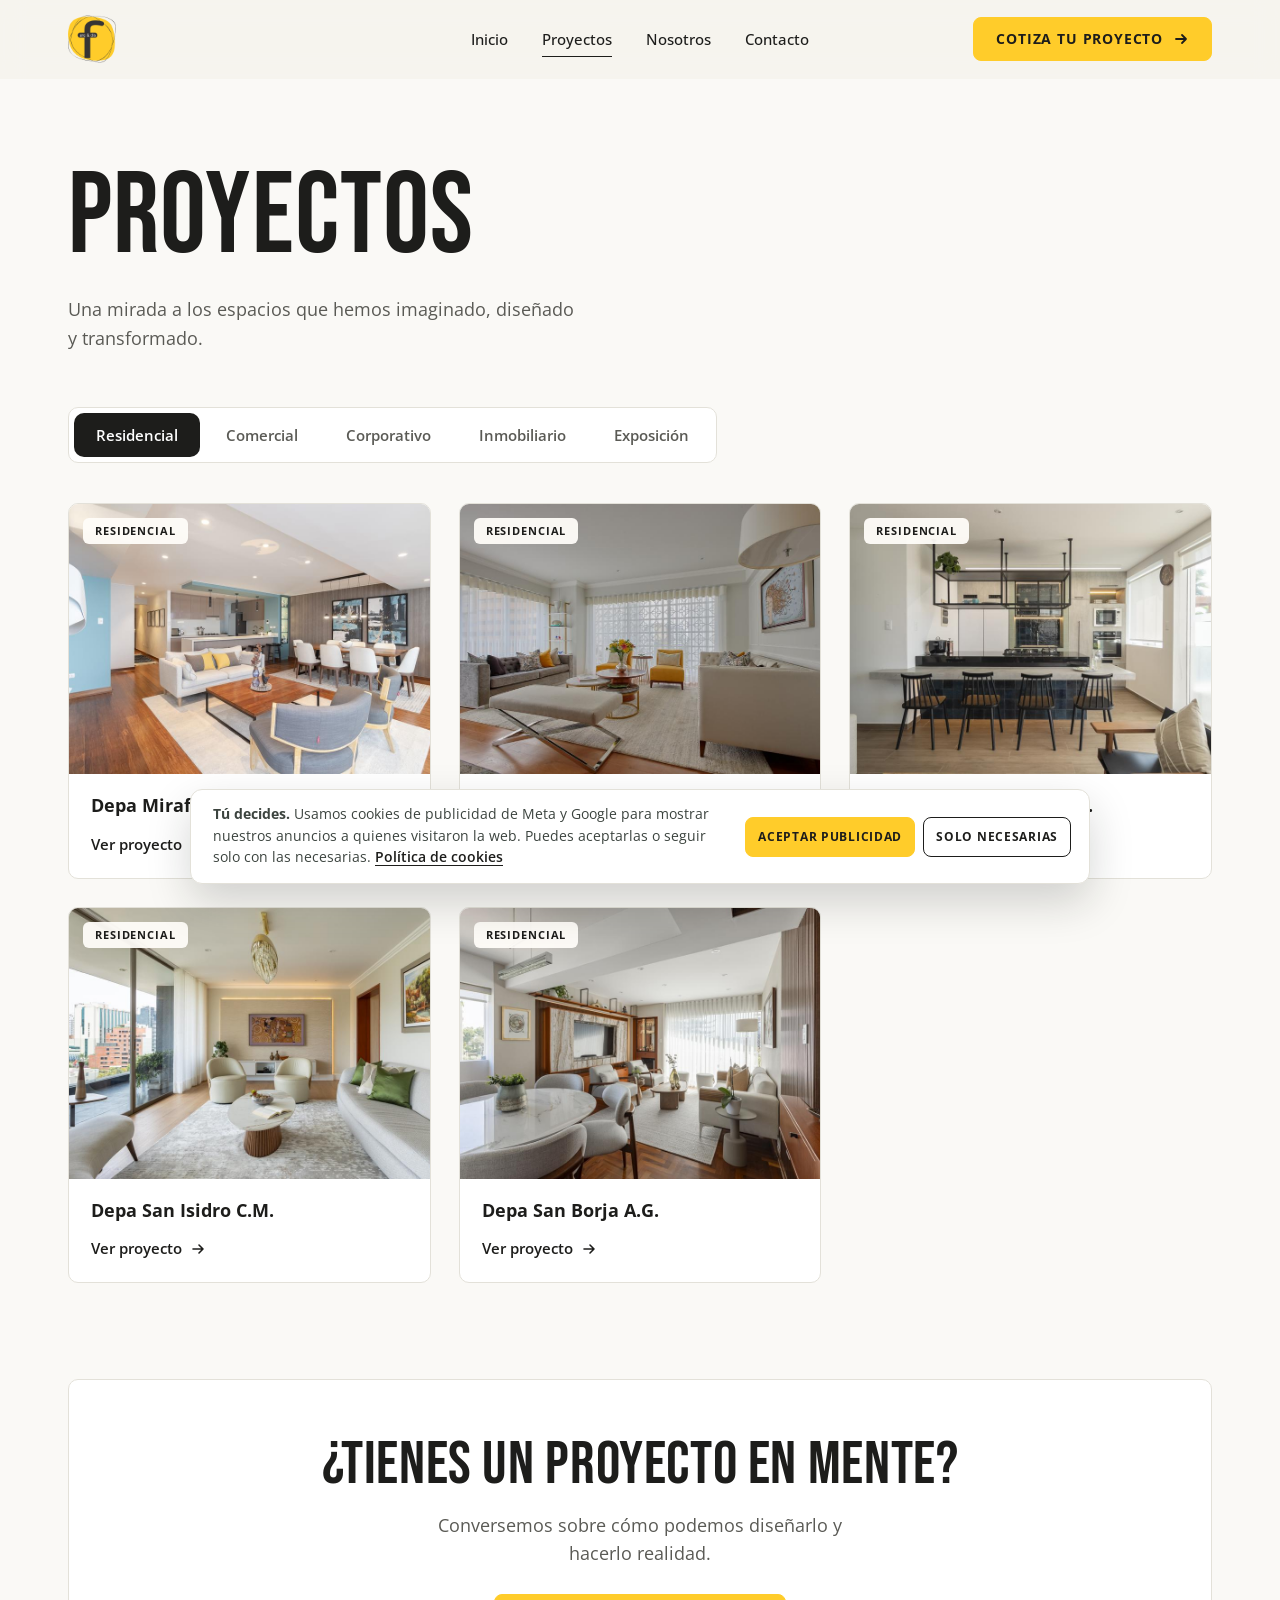
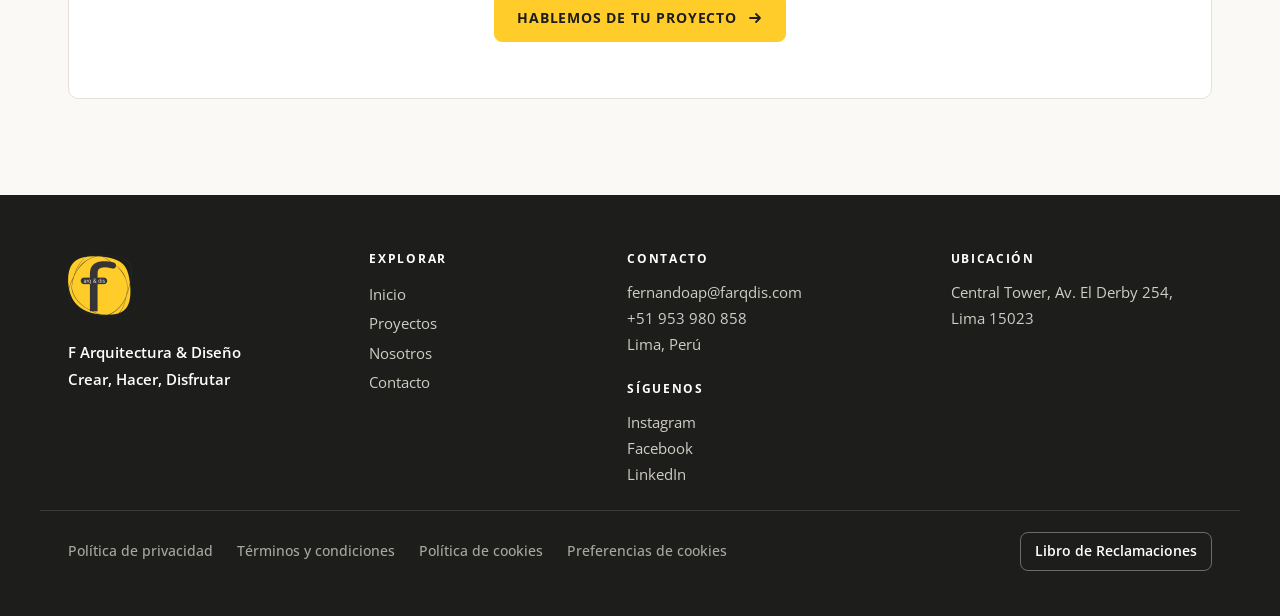
<file: proyectos.html>
<!doctype html>
<html lang="es">
<head>
<meta charset="utf-8">
<meta name="viewport" content="width=device-width,initial-scale=1,viewport-fit=cover">
<meta name="theme-color" content="#1d1d1b">
<meta name="description" content="Proyectos residenciales, comerciales, corporativos, inmobiliarios y de exposición de F Arquitectura & Diseño.">
<title>Proyectos · F Arquitectura & Diseño</title>
<link rel="icon" href="favicon.ico" sizes="any">
<link rel="icon" type="image/png" sizes="32x32" href="media/marca/favicon-32.png">
<link rel="apple-touch-icon" href="media/marca/apple-touch-icon.png">
<link rel="preconnect" href="https://fonts.googleapis.com">
<link rel="preconnect" href="https://fonts.gstatic.com" crossorigin>
<link href="https://fonts.googleapis.com/css2?family=Bebas+Neue&family=Open+Sans:wght@400;600;700&display=swap" rel="stylesheet">
<link rel="stylesheet" href="estilos.css?v=37">
<script src="app.js?v=37" defer></script>
</head>
<body class="">
<a class="saltar" href="#contenido">Saltar al contenido</a>
<header class="cab"><div class="cont">
  <a class="logo" href="index.html" aria-label="F Arquitectura y Diseño, inicio"><img src="media/marca/logo-f.png" alt="" width="48" height="48"></a>
  <nav class="menu" id="menu" aria-label="Principal"><a href="index.html">Inicio</a><a href="proyectos.html" class="aqui" aria-current="page">Proyectos</a><a href="nosotros.html">Nosotros</a><a href="contacto.html">Contacto</a><a class="btn menu-cta" href="contacto.html">Cotiza tu proyecto <svg class="fl" width="16" height="16" viewBox="0 0 16 16" fill="none" aria-hidden="true"><path d="M3 8h10M9 4l4 4-4 4" stroke="currentColor" stroke-width="1.8" stroke-linecap="round" stroke-linejoin="round"/></svg></a></nav>
  <div class="cab-der"><a class="btn cab-cta" href="contacto.html">Cotiza tu proyecto <svg class="fl" width="16" height="16" viewBox="0 0 16 16" fill="none" aria-hidden="true"><path d="M3 8h10M9 4l4 4-4 4" stroke="currentColor" stroke-width="1.8" stroke-linecap="round" stroke-linejoin="round"/></svg></a>
  <button class="hamb" aria-label="Menú" aria-expanded="false" aria-controls="menu"><i></i><i></i><i></i></button></div>
</div></header>
<main id="contenido">
<section class="encabezado"><div class="cont">
  <h1><span class="linea-t"><span>Proyectos</span></span></h1>
  <p class="sub" style="animation:aparecer .9s var(--ease) .3s both">Una mirada a los espacios que hemos imaginado, diseñado y transformado.</p>
</div></section>
<section><div class="cont">
  <div class="pest" role="group" aria-label="Filtrar por categoría"></div>
  <div class="grilla" id="grilla"></div>
</div></section>
<section class="sec"><div class="cont"><div class="franja" data-ver>
  <h2>¿Tienes un proyecto en mente?</h2>
  <p>Conversemos sobre cómo podemos diseñarlo y hacerlo realidad.</p>
  <a class="btn" href="contacto.html">Hablemos de tu proyecto <svg class="fl" width="16" height="16" viewBox="0 0 16 16" fill="none" aria-hidden="true"><path d="M3 8h10M9 4l4 4-4 4" stroke="currentColor" stroke-width="1.8" stroke-linecap="round" stroke-linejoin="round"/></svg></a>
</div></div></section>
</main>
<footer class="pie"><div class="cont pie-cols">
  <div class="pie-marca"><a class="logo" href="index.html" aria-label="F Arquitectura y Diseño, inicio"><img src="media/marca/logo-f.png" alt="" width="64" height="64"></a><p>F Arquitectura &amp; Diseño<br>Crear, Hacer, Disfrutar</p></div>
  <div><h3>Explorar</h3><nav aria-label="Pie"><a href="index.html">Inicio</a><a href="proyectos.html">Proyectos</a><a href="nosotros.html">Nosotros</a><a href="contacto.html">Contacto</a></nav></div>
  <div><h3>Contacto</h3><p><a href="mailto:fernandoap@farqdis.com">fernandoap@farqdis.com</a><br><a href="tel:+51953980858">+51 953 980 858</a><br>Lima, Perú</p>
    <h3 class="sig">Síguenos</h3><p><a href="https://www.instagram.com/f.arqdis/" target="_blank" rel="noopener">Instagram</a><br><a href="https://www.facebook.com/F.ArquitecturayDiseno/" target="_blank" rel="noopener">Facebook</a><br><a href="https://www.linkedin.com/company/f-arquitectura-dise%C3%B1o/" target="_blank" rel="noopener">LinkedIn</a></p></div>
  <div><h3>Ubicación</h3><p><a href="https://www.google.com/maps/search/?api=1&query=Central%20Tower%2C%20Av.%20El%20Derby%20254%2C%20Lima%2015023" target="_blank" rel="noopener">Central Tower, Av. El Derby 254,<br>Lima 15023</a></p></div>
</div>
<div class="cont pie-legal">
  <a href="politica-de-privacidad.html">Política de privacidad</a>
  <a href="terminos-y-condiciones.html">Términos y condiciones</a>
  <a href="politica-de-cookies.html">Política de cookies</a>
  <button type="button" data-cookies-abrir>Preferencias de cookies</button>
  <a class="libro" href="libro-de-reclamaciones.html">Libro de Reclamaciones</a>
</div></footer>
<div class="cookies" role="dialog" aria-label="Preferencias de cookies" hidden>
  <p><b>Tú decides.</b> Usamos cookies de publicidad de Meta y Google para mostrar nuestros anuncios a quienes visitaron la web. Puedes aceptarlas o seguir solo con las necesarias. <a href="politica-de-cookies.html">Política de cookies</a></p>
  <div><button type="button" class="btn" data-cookies="publicidad">Aceptar publicidad</button><button type="button" class="btn linea" data-cookies="necesarias">Solo necesarias</button></div>
</div>
</body>
</html>
</file>
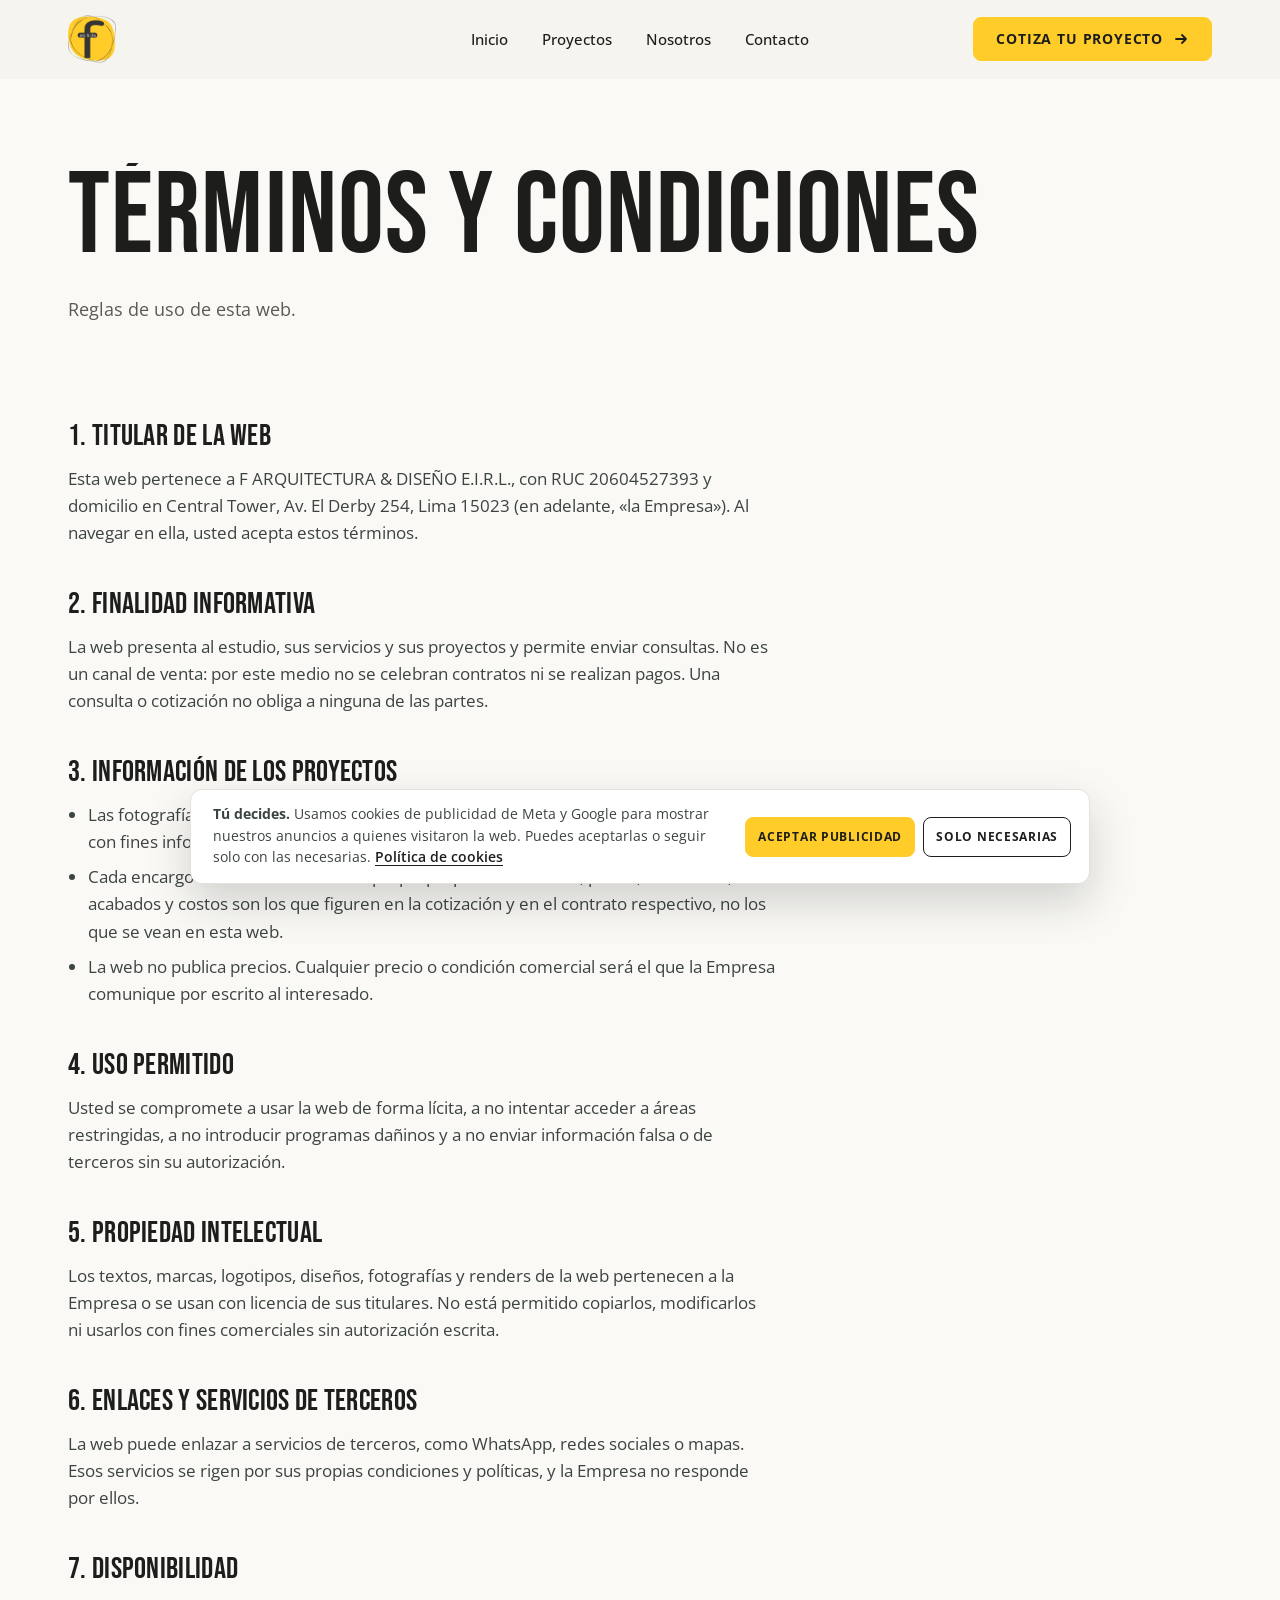
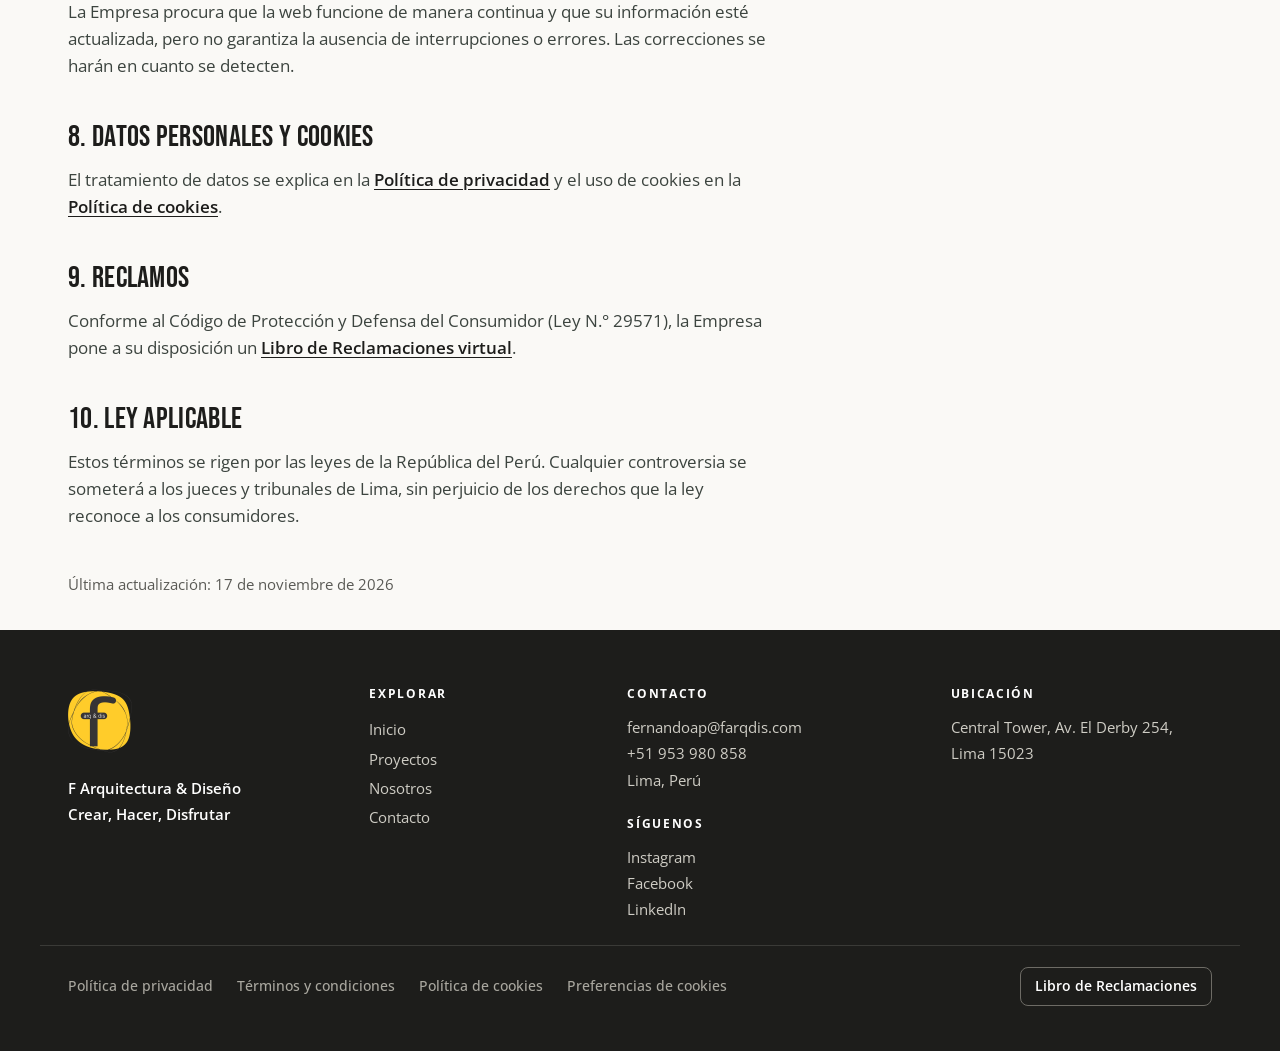
<file: terminos-y-condiciones.html>
<!doctype html>
<html lang="es">
<head>
<meta charset="utf-8">
<meta name="viewport" content="width=device-width,initial-scale=1,viewport-fit=cover">
<meta name="theme-color" content="#1d1d1b">
<meta name="description" content="F Arquitectura & Diseño: proyectos de arquitectura e interiorismo en Lima desde 2019.">
<title>Términos y condiciones · F Arquitectura & Diseño</title>
<link rel="icon" href="favicon.ico" sizes="any">
<link rel="icon" type="image/png" sizes="32x32" href="media/marca/favicon-32.png">
<link rel="apple-touch-icon" href="media/marca/apple-touch-icon.png">
<link rel="preconnect" href="https://fonts.googleapis.com">
<link rel="preconnect" href="https://fonts.gstatic.com" crossorigin>
<link href="https://fonts.googleapis.com/css2?family=Bebas+Neue&family=Open+Sans:wght@400;600;700&display=swap" rel="stylesheet">
<link rel="stylesheet" href="estilos.css?v=37">
<script src="app.js?v=37" defer></script>
</head>
<body class="">
<a class="saltar" href="#contenido">Saltar al contenido</a>
<header class="cab"><div class="cont">
  <a class="logo" href="index.html" aria-label="F Arquitectura y Diseño, inicio"><img src="media/marca/logo-f.png" alt="" width="48" height="48"></a>
  <nav class="menu" id="menu" aria-label="Principal"><a href="index.html">Inicio</a><a href="proyectos.html">Proyectos</a><a href="nosotros.html">Nosotros</a><a href="contacto.html">Contacto</a><a class="btn menu-cta" href="contacto.html">Cotiza tu proyecto <svg class="fl" width="16" height="16" viewBox="0 0 16 16" fill="none" aria-hidden="true"><path d="M3 8h10M9 4l4 4-4 4" stroke="currentColor" stroke-width="1.8" stroke-linecap="round" stroke-linejoin="round"/></svg></a></nav>
  <div class="cab-der"><a class="btn cab-cta" href="contacto.html">Cotiza tu proyecto <svg class="fl" width="16" height="16" viewBox="0 0 16 16" fill="none" aria-hidden="true"><path d="M3 8h10M9 4l4 4-4 4" stroke="currentColor" stroke-width="1.8" stroke-linecap="round" stroke-linejoin="round"/></svg></a>
  <button class="hamb" aria-label="Menú" aria-expanded="false" aria-controls="menu"><i></i><i></i><i></i></button></div>
</div></header>
<main id="contenido">
<section class="encabezado"><div class="cont">
  <h1><span class="linea-t"><span>Términos y condiciones</span></span></h1>
  <p class="sub" style="animation:aparecer .9s var(--ease) .3s both">Reglas de uso de esta web.</p>
</div></section><section><div class="cont"><div class="legal">
<h2>1. Titular de la web</h2>
<p>Esta web pertenece a F ARQUITECTURA &amp; DISEÑO E.I.R.L., con RUC 20604527393 y domicilio en Central Tower, Av. El Derby 254, Lima 15023 (en adelante, «la Empresa»). Al navegar en ella, usted acepta estos términos.</p>

<h2>2. Finalidad informativa</h2>
<p>La web presenta al estudio, sus servicios y sus proyectos y permite enviar consultas. No es un canal de venta: por este medio no se celebran contratos ni se realizan pagos. Una consulta o cotización no obliga a ninguna de las partes.</p>

<h2>3. Información de los proyectos</h2>
<ul>
  <li>Las fotografías muestran proyectos diseñados o ejecutados por el estudio. Se publican con fines informativos y de portafolio.</li>
  <li>Cada encargo nuevo se define en su propia propuesta: alcances, plazos, materiales, acabados y costos son los que figuren en la cotización y en el contrato respectivo, no los que se vean en esta web.</li>
  <li>La web no publica precios. Cualquier precio o condición comercial será el que la Empresa comunique por escrito al interesado.</li>
</ul>

<h2>4. Uso permitido</h2>
<p>Usted se compromete a usar la web de forma lícita, a no intentar acceder a áreas restringidas, a no introducir programas dañinos y a no enviar información falsa o de terceros sin su autorización.</p>

<h2>5. Propiedad intelectual</h2>
<p>Los textos, marcas, logotipos, diseños, fotografías y renders de la web pertenecen a la Empresa o se usan con licencia de sus titulares. No está permitido copiarlos, modificarlos ni usarlos con fines comerciales sin autorización escrita.</p>

<h2>6. Enlaces y servicios de terceros</h2>
<p>La web puede enlazar a servicios de terceros, como WhatsApp, redes sociales o mapas. Esos servicios se rigen por sus propias condiciones y políticas, y la Empresa no responde por ellos.</p>

<h2>7. Disponibilidad</h2>
<p>La Empresa procura que la web funcione de manera continua y que su información esté actualizada, pero no garantiza la ausencia de interrupciones o errores. Las correcciones se harán en cuanto se detecten.</p>

<h2>8. Datos personales y cookies</h2>
<p>El tratamiento de datos se explica en la <a href="politica-de-privacidad.html">Política de privacidad</a> y el uso de cookies en la <a href="politica-de-cookies.html">Política de cookies</a>.</p>

<h2>9. Reclamos</h2>
<p>Conforme al Código de Protección y Defensa del Consumidor (Ley N.° 29571), la Empresa pone a su disposición un <a href="libro-de-reclamaciones.html">Libro de Reclamaciones virtual</a>.</p>

<h2>10. Ley aplicable</h2>
<p>Estos términos se rigen por las leyes de la República del Perú. Cualquier controversia se someterá a los jueces y tribunales de Lima, sin perjuicio de los derechos que la ley reconoce a los consumidores.</p>
<p class="fecha">Última actualización: 17 de noviembre de 2026</p></div></div></section>
</main>
<footer class="pie"><div class="cont pie-cols">
  <div class="pie-marca"><a class="logo" href="index.html" aria-label="F Arquitectura y Diseño, inicio"><img src="media/marca/logo-f.png" alt="" width="64" height="64"></a><p>F Arquitectura &amp; Diseño<br>Crear, Hacer, Disfrutar</p></div>
  <div><h3>Explorar</h3><nav aria-label="Pie"><a href="index.html">Inicio</a><a href="proyectos.html">Proyectos</a><a href="nosotros.html">Nosotros</a><a href="contacto.html">Contacto</a></nav></div>
  <div><h3>Contacto</h3><p><a href="mailto:fernandoap@farqdis.com">fernandoap@farqdis.com</a><br><a href="tel:+51953980858">+51 953 980 858</a><br>Lima, Perú</p>
    <h3 class="sig">Síguenos</h3><p><a href="https://www.instagram.com/f.arqdis/" target="_blank" rel="noopener">Instagram</a><br><a href="https://www.facebook.com/F.ArquitecturayDiseno/" target="_blank" rel="noopener">Facebook</a><br><a href="https://www.linkedin.com/company/f-arquitectura-dise%C3%B1o/" target="_blank" rel="noopener">LinkedIn</a></p></div>
  <div><h3>Ubicación</h3><p><a href="https://www.google.com/maps/search/?api=1&query=Central%20Tower%2C%20Av.%20El%20Derby%20254%2C%20Lima%2015023" target="_blank" rel="noopener">Central Tower, Av. El Derby 254,<br>Lima 15023</a></p></div>
</div>
<div class="cont pie-legal">
  <a href="politica-de-privacidad.html">Política de privacidad</a>
  <a href="terminos-y-condiciones.html">Términos y condiciones</a>
  <a href="politica-de-cookies.html">Política de cookies</a>
  <button type="button" data-cookies-abrir>Preferencias de cookies</button>
  <a class="libro" href="libro-de-reclamaciones.html">Libro de Reclamaciones</a>
</div></footer>
<div class="cookies" role="dialog" aria-label="Preferencias de cookies" hidden>
  <p><b>Tú decides.</b> Usamos cookies de publicidad de Meta y Google para mostrar nuestros anuncios a quienes visitaron la web. Puedes aceptarlas o seguir solo con las necesarias. <a href="politica-de-cookies.html">Política de cookies</a></p>
  <div><button type="button" class="btn" data-cookies="publicidad">Aceptar publicidad</button><button type="button" class="btn linea" data-cookies="necesarias">Solo necesarias</button></div>
</div>
</body>
</html>
</file>
<file: estilos.css>
/* Web modelo. Colores, tipografías e imágenes son de muestra:
   se reemplazan por la marca y los materiales reales de la inmobiliaria. */
:root{
  --fondo:#f6f3ee; --papel:#fffdf9; --tinta:#1c211d; --suave:#5d655f; --linea:#ddd6c9;
  --acento:#2f4a3c; --acento-claro:#e4ebe5; --arena:#d8cdb9;
  /* Una sola familia de curvas para todo el sitio */
  --ease:cubic-bezier(.23,1,.32,1);        /* entradas y salidas */
  --ease-io:cubic-bezier(.77,0,.175,1);    /* movimientos en pantalla (telón, pastilla) */
  --ease-hoja:cubic-bezier(.32,.72,0,1);   /* hoja inferior en celular */
  --serif:"Cormorant Garamond",Georgia,serif; --sans:"Manrope",system-ui,sans-serif;
}
*{box-sizing:border-box}
html{scroll-behavior:smooth;-webkit-tap-highlight-color:transparent;-webkit-text-size-adjust:100%;text-size-adjust:100%;scrollbar-color:var(--arena) var(--fondo)}
body{margin:0;font-family:var(--sans);color:var(--tinta);background:var(--fondo);font-size:17px;line-height:1.6;-webkit-font-smoothing:antialiased;caret-color:var(--acento)}
::selection{background:var(--acento);color:#fff}
img{display:block;max-width:100%}
a{color:inherit;text-underline-offset:.2em}
h1,h2,h3{font-family:var(--serif);font-weight:500;line-height:1.08;margin:0;letter-spacing:-.01em;text-wrap:balance}
h1{font-size:clamp(44px,7vw,92px)}
h2{font-size:clamp(34px,4.4vw,56px)}
h3{font-size:26px}
p{margin:0 0 14px;text-wrap:pretty}
:focus-visible{outline:2px solid var(--acento);outline-offset:3px}
.portada :focus-visible,.franja :focus-visible,.aviso :focus-visible{outline-color:#fff}
button,a,[role="tab"]{touch-action:manipulation}
button,.btn,.menu a{-webkit-user-select:none;user-select:none}
.cont{max-width:1200px;margin:0 auto;padding:0 max(28px,env(safe-area-inset-right,0px)) 0 max(28px,env(safe-area-inset-left,0px))}
.sec{padding:96px 0}
.sub{color:var(--suave);max-width:560px;font-size:18px}
.fila-titulo{display:flex;justify-content:space-between;align-items:flex-end;gap:24px;margin-bottom:40px;flex-wrap:wrap}
.saltar{position:absolute;left:12px;top:-60px;z-index:300;background:var(--papel);color:var(--tinta);padding:12px 18px;border-radius:10px;font-weight:600;text-decoration:none;transition:top .2s var(--ease)}
.saltar:focus{top:12px}

/* Aviso de modelo */
.aviso{background:var(--tinta);color:#e9e5dc;font-size:13px;text-align:center;padding:calc(7px + env(safe-area-inset-top,0px)) 16px 7px}

/* Animación de entrada (solo Inicio, una vez por sesión) */
.intro{display:none}
.con-intro{--t0:1.2s}
.con-intro .intro{position:fixed;inset:0;z-index:200;background:var(--acento);color:#f6f3ee;display:flex;flex-direction:column;align-items:center;justify-content:center;gap:26px;pointer-events:none;animation:telon .95s var(--ease-io) 1.15s both}
.con-intro .intro[hidden]{display:none}
.intro-marca{font-family:var(--serif);font-weight:600;font-size:clamp(56px,10vw,112px);line-height:1.15;overflow:hidden;padding:0 .08em}
.intro-marca span{display:block;animation:subir .9s var(--ease) .1s both}
.intro-marca i{font-style:normal;color:var(--arena)}
.intro-linea{width:min(200px,40vw);height:1px;background:rgba(246,243,238,.28);position:relative;overflow:hidden}
.intro-linea::after{content:"";position:absolute;inset:0;background:#f6f3ee;transform-origin:left;animation:trazar .95s var(--ease-io) .2s both}
@keyframes telon{from{clip-path:inset(0)}to{clip-path:inset(0 0 100% 0)}}
@keyframes trazar{from{transform:scaleX(0)}to{transform:scaleX(1)}}

/* Cabecera */
.cab{position:sticky;top:0;z-index:50;background:rgba(246,243,238,.9);backdrop-filter:blur(12px);-webkit-backdrop-filter:blur(12px);border-bottom:1px solid transparent;transition:border-color .3s,box-shadow .3s}
.cab.baja{border-color:var(--linea);box-shadow:0 6px 24px rgba(28,33,29,.06)}
.cab .cont{display:flex;align-items:center;justify-content:space-between;height:74px}
.logo{font-family:var(--serif);font-size:27px;font-weight:600;text-decoration:none;letter-spacing:.01em;padding:8px 0}
.logo span{color:var(--acento)}
.menu{display:flex;gap:34px;align-items:center}
.menu a{text-decoration:none;font-size:15px;font-weight:500;position:relative;padding:10px 0}
.menu a::after{content:"";position:absolute;left:0;right:0;bottom:4px;height:1.5px;background:var(--acento);transform:scaleX(0);transform-origin:right;transition:transform .3s var(--ease)}
.menu a.aqui::after{transform:scaleX(1);transform-origin:left}
.hamb{display:none;background:none;border:0;padding:10px;margin-right:-10px;cursor:pointer}
.hamb i{display:block;width:24px;height:2px;background:var(--tinta);margin:5px 0;transition:transform .3s var(--ease),opacity .2s}
.abierto .hamb i:nth-child(1){transform:translateY(7px) rotate(45deg)}
.abierto .hamb i:nth-child(2){opacity:0}
.abierto .hamb i:nth-child(3){transform:translateY(-7px) rotate(-45deg)}

/* Botones */
.btn{display:inline-flex;align-items:center;justify-content:center;gap:10px;min-height:48px;background:var(--acento);color:#fff;border:1.5px solid var(--acento);padding:12px 26px;border-radius:999px;font:600 15px var(--sans);text-decoration:none;cursor:pointer;transition:transform .16s var(--ease),background .25s,color .25s,box-shadow .25s}
.btn:active{transform:scale(.97)}
.btn .fl{flex:none;transition:transform .3s var(--ease)}
.btn.linea{background:transparent;color:var(--acento)}
.btn.linea:active{background:var(--acento-claro)}
.btn.claro{background:#fff;border-color:#fff;color:var(--tinta)}
.btn:disabled{opacity:.55;cursor:default;transform:none;box-shadow:none}

/* Portada: el titular guía, el texto y el botón lo siguen, la foto se asienta */
.portada{position:relative;height:min(86vh,820px);height:min(86svh,820px);min-height:520px;overflow:hidden;color:#fff;display:flex;align-items:flex-end}
.portada img{position:absolute;inset:0;width:100%;height:100%;object-fit:cover;animation:acercar 2.2s var(--ease) var(--t0,0s) both}
.portada::after{content:"";position:absolute;inset:0;background:linear-gradient(180deg,rgba(20,25,21,.15) 30%,rgba(20,25,21,.74))}
.portada .cont{position:relative;z-index:2;width:100%;padding-bottom:72px}
.portada p{font-size:20px;max-width:520px;margin:20px 0 28px;color:#f0ece4;animation:aparecer .8s var(--ease) calc(var(--t0,0s) + .34s) both}
.linea-t{display:block;overflow:hidden;padding-bottom:.06em}
.linea-t>span{display:block;animation:subir 1s var(--ease) calc(var(--t0,0s) + .1s) both}
.linea-t:nth-child(2)>span{animation-delay:calc(var(--t0,0s) + .2s)}
.portada .btn{animation:aparecer-poco .7s var(--ease) calc(var(--t0,0s) + .44s) both}
.bajar{position:absolute;right:28px;bottom:34px;z-index:2;font-size:12px;letter-spacing:.14em;text-transform:uppercase;writing-mode:vertical-rl;display:flex;align-items:center;gap:12px;animation:solo-opacidad .8s ease calc(var(--t0,0s) + .9s) both}
.bajar::after{content:"";width:1px;height:54px;background:#fff;animation:gotear 2.4s ease-in-out 3;transform-origin:top}
@keyframes acercar{from{transform:scale(1.12)}to{transform:scale(1)}}
@keyframes subir{from{transform:translateY(105%)}to{transform:none}}
@keyframes aparecer{from{opacity:0;transform:translateY(16px)}to{opacity:1;transform:none}}
@keyframes aparecer-poco{from{opacity:0;transform:translateY(8px)}to{opacity:1;transform:none}}
@keyframes solo-opacidad{from{opacity:0}to{opacity:1}}
@keyframes gotear{0%{transform:scaleY(0)}50%{transform:scaleY(1)}100%{transform:scaleY(1);opacity:0}}

/* Encabezado de páginas internas */
.encabezado{padding:84px 0 40px}
.encabezado h1{font-size:clamp(44px,6vw,78px)}
.encabezado .sub{margin-top:16px;animation:aparecer .8s var(--ease) .24s both}

/* Aparición al desplazar: el título se mueve más, lo que lo acompaña se mueve menos */
[data-ver]{opacity:0;transform:translateY(var(--y,22px));transition:opacity .7s var(--ease),transform .7s var(--ease);transition-delay:var(--d,0s)}
[data-ver].visto{opacity:1;transform:none}
[data-ver="img"]{opacity:1;transform:none}
[data-ver="img"] img{clip-path:inset(0 0 100% 0);transform:scale(1.08);transition:clip-path 1s var(--ease-io),transform 1.4s var(--ease);transition-delay:var(--d,0s)}
[data-ver="img"].visto img{clip-path:inset(0);transform:none}

/* Tarjetas de proyecto */
.grilla{display:grid;grid-template-columns:repeat(3,1fr);gap:28px}
.tarjeta{background:var(--papel);border-radius:14px;overflow:hidden;cursor:pointer;border:1px solid var(--linea);text-align:left;padding:0;font:inherit;color:inherit;display:flex;flex-direction:column;transition:transform .35s var(--ease),box-shadow .35s var(--ease),opacity .7s var(--ease)}
.tarjeta[data-ver]{transition:opacity .7s var(--ease) var(--d,0s),transform .7s var(--ease) var(--d,0s),box-shadow .35s var(--ease)}
.tarjeta:active{transform:scale(.985)}
.tarjeta .foto{display:block;aspect-ratio:4/3;overflow:hidden;position:relative;background:var(--arena)}
.tarjeta img{width:100%;height:100%;object-fit:cover;transition:transform .8s var(--ease)}
.etq{position:absolute;left:14px;top:14px;background:rgba(255,253,249,.94);padding:4px 12px;border-radius:999px;font-size:12.5px;font-weight:600}
.tarjeta .txt{padding:20px 22px 22px;display:flex;flex-direction:column;gap:6px;flex:1}
.tarjeta .nom{font-family:var(--serif);font-weight:500;font-size:26px;line-height:1.1;letter-spacing:-.01em}
.tarjeta .res{color:var(--suave);font-size:15px}
.ver{margin-top:10px;font-weight:600;font-size:14.5px;color:var(--acento);display:inline-flex;align-items:center;gap:8px}
.ver svg{transition:transform .3s var(--ease)}
/* Filtro: se usa muchas veces, así que las tarjetas salen y entran juntas, sin escalonado */
.tarjeta.sale{opacity:0;transition:opacity .14s ease}
.tarjeta.entra{animation:aparecer-poco .32s var(--ease) both}

/* Pestañas */
.pest{position:relative;display:inline-flex;gap:4px;background:var(--papel);border:1px solid var(--linea);border-radius:999px;padding:5px;margin-bottom:40px;max-width:100%;overflow-x:auto;scrollbar-width:none;overscroll-behavior-x:contain}
.pest::-webkit-scrollbar{display:none}
.pest button{position:relative;z-index:1;background:none;border:0;min-height:44px;padding:10px 22px;border-radius:999px;font:600 15px var(--sans);color:var(--suave);cursor:pointer;white-space:nowrap;transition:color .25s}
.pest button.activa{color:#fff}
.pest .pastilla{position:absolute;top:5px;bottom:5px;left:0;width:0;background:var(--acento);border-radius:999px;transition:transform .3s var(--ease-io),width .3s var(--ease-io)}

/* Resumen empresa */
.dos{display:grid;grid-template-columns:1fr 1fr;gap:64px;align-items:center}
.dos .foto{border-radius:14px;overflow:hidden;aspect-ratio:5/4;background:var(--arena)}
.dos .foto img{width:100%;height:100%;object-fit:cover}
.dos h2{margin-bottom:20px}
.dos p{color:var(--suave);max-width:62ch}

/* Diferenciales y equipo */
.tres{display:grid;grid-template-columns:repeat(3,1fr);gap:40px}
.valor{border-top:1px solid var(--tinta);padding-top:22px}
.valor p{color:var(--suave);font-size:15.5px;margin:10px 0 0}
.equipo{display:grid;grid-template-columns:repeat(4,1fr);gap:24px}
.persona .cara{aspect-ratio:1;border-radius:14px;background:var(--acento-claro);display:flex;align-items:center;justify-content:center;font-family:var(--serif);font-size:54px;color:var(--acento)}
.persona b{display:block;margin-top:12px}
.persona span{color:var(--suave);font-size:14.5px}

/* Franja de contacto */
.franja{background:var(--acento);color:#fff;border-radius:22px;padding:64px;display:flex;justify-content:space-between;align-items:center;gap:32px;flex-wrap:wrap;position:relative;overflow:hidden}
.franja::before{content:"";position:absolute;width:420px;height:420px;border-radius:50%;border:1px solid rgba(255,255,255,.18);right:-120px;top:-160px}
.franja::after{content:"";position:absolute;width:260px;height:260px;border-radius:50%;border:1px solid rgba(255,255,255,.14);right:40px;bottom:-150px}
.franja p{color:#d5e0d8;margin:10px 0 0}
.franja>*{position:relative;z-index:1}

/* Contacto */
.campo{position:relative;margin-bottom:18px}
.campo input,.campo textarea{width:100%;border:1.5px solid var(--linea);background:var(--papel);border-radius:12px;padding:24px 16px 10px;font:inherit;color:inherit;transition:border-color .2s,box-shadow .2s}
.campo textarea{min-height:130px;resize:vertical;display:block}
.campo label{position:absolute;left:17px;top:17px;color:var(--suave);pointer-events:none;transform-origin:left top;transition:transform .2s var(--ease)}
.campo input:focus,.campo textarea:focus{outline:none;border-color:var(--acento);box-shadow:0 0 0 4px var(--acento-claro)}
.campo input:focus+label,.campo input:not(:placeholder-shown)+label,.campo textarea:focus+label,.campo textarea:not(:placeholder-shown)+label{transform:translateY(-11px) scale(.78)}
.datos{display:flex;flex-direction:column;gap:22px}
.datos small{display:block;text-transform:uppercase;letter-spacing:.1em;font-size:12px;color:var(--suave);font-weight:600}
.mapa{border-radius:14px;height:250px;background:var(--acento-claro);position:relative;overflow:hidden;background-image:linear-gradient(var(--linea) 1px,transparent 1px),linear-gradient(90deg,var(--linea) 1px,transparent 1px);background-size:44px 44px}
.pin{position:absolute;left:50%;top:50%;width:18px;height:18px;margin:-9px;background:var(--acento);border-radius:50%}
.pin::after{content:"";position:absolute;inset:0;border-radius:50%;background:var(--acento);animation:latir 2s ease-out 3}
.mapa em{position:absolute;left:14px;bottom:12px;font-size:13px;color:var(--suave);background:var(--papel);padding:3px 10px;border-radius:999px;font-style:normal}
@keyframes latir{to{transform:scale(4);opacity:0}}
.ok{display:none;align-items:center;gap:12px;background:var(--acento-claro);color:var(--acento);border-radius:12px;padding:16px 18px;font-weight:600;animation:aparecer-poco .4s var(--ease)}
.ok.si{display:flex}
.ok svg{flex:none}
.ok path{stroke-dasharray:30;stroke-dashoffset:30;animation:trazo .45s .15s var(--ease) forwards}
@keyframes trazo{to{stroke-dashoffset:0}}

/* Pie */
.pie{border-top:1px solid var(--linea);padding:44px 0 calc(44px + env(safe-area-inset-bottom,0px));margin-top:96px;color:var(--suave);font-size:14.5px}
.pie .cont{display:flex;justify-content:space-between;gap:16px 24px;flex-wrap:wrap;align-items:center}
.pie nav{display:flex;gap:22px;flex-wrap:wrap}
.pie a{text-decoration:none;padding:12px 0}
.pie .logo{color:var(--tinta)}

/* Pop-up de proyecto: abre con calma, cierra rápido */
.velo{position:fixed;inset:0;z-index:100;background:rgba(20,25,21,.6);backdrop-filter:blur(5px);-webkit-backdrop-filter:blur(5px);display:flex;align-items:center;justify-content:center;padding:24px;opacity:0;visibility:hidden;transition:opacity .2s ease,visibility .2s}
.velo.abre{opacity:1;visibility:visible;transition-duration:.3s}
.popup{background:var(--papel);border-radius:20px;width:min(780px,100%);max-height:calc(100vh - 48px);max-height:calc(100dvh - 48px);overflow:auto;overscroll-behavior:contain;position:relative;transform:translateY(20px) scale(.97);opacity:0;transition:transform .2s var(--ease),opacity .18s ease}
.velo.abre .popup{transform:none;opacity:1;transition:transform .45s var(--ease),opacity .3s ease}
.cerrar,.gal .fle{display:flex;align-items:center;justify-content:center;width:44px;height:44px;border-radius:50%;border:0;background:rgba(255,253,249,.94);color:var(--tinta);cursor:pointer;transition:transform .16s var(--ease),background .2s}
.cerrar{position:absolute;right:14px;top:14px;z-index:3}
.cerrar:active,.gal .fle:active{transform:scale(.92)}
.gal{position:relative;aspect-ratio:16/9;background:var(--arena);overflow:hidden;border-radius:20px 20px 0 0;touch-action:pan-y}
.gal img{position:absolute;inset:0;width:100%;height:100%;object-fit:cover;opacity:0;transform:scale(1.04);transition:opacity .45s ease,transform .9s var(--ease)}
.gal img.on{opacity:1;transform:none}
.gal .fle{position:absolute;top:50%;margin-top:-22px;z-index:2}
.gal .fle.a{left:14px}.gal .fle.s{right:14px}
.minis{display:flex;gap:10px;padding:14px 28px 0}
.minis button{width:78px;aspect-ratio:4/3;border-radius:8px;overflow:hidden;border:2px solid transparent;padding:0;background:var(--arena);cursor:pointer;opacity:.6;transition:opacity .2s,border-color .2s}
.minis button.on{opacity:1;border-color:var(--acento)}
.minis img{width:100%;height:100%;object-fit:cover}
.cuerpo{padding:22px 28px 28px}
.cuerpo .cat{color:var(--acento);font-weight:600;font-size:13px;text-transform:uppercase;letter-spacing:.1em}
.cuerpo h2{font-size:40px;margin:4px 0 12px}
.cuerpo>p{color:var(--suave)}
.fichas{display:grid;grid-template-columns:repeat(3,1fr);gap:12px;margin:18px 0 22px}
.fichas div{border:1px solid var(--linea);border-radius:12px;padding:12px 14px}
.fichas small{display:block;color:var(--suave);font-size:12.5px}
.cuerpo .campo input,.cuerpo .campo textarea{background:#fff}
.cuerpo .campo textarea{min-height:90px}
body.fijo{overflow:hidden}

/* Estados al pasar el cursor: solo donde hay cursor de verdad (en pantallas táctiles quedarían pegados) */
@media (hover:hover) and (pointer:fine){
  .menu a:hover::after{transform:scaleX(1);transform-origin:left}
  .btn:hover{transform:translateY(-2px);box-shadow:0 10px 24px rgba(47,74,60,.22)}
  .btn:hover:active{transform:scale(.97)}
  .btn:hover .fl{transform:translateX(4px)}
  .btn.linea:hover{background:var(--acento);color:#fff}
  .btn:disabled:hover{transform:none;box-shadow:none}
  .tarjeta:hover{transform:translateY(-3px);box-shadow:0 18px 38px rgba(28,33,29,.12)}
  .tarjeta:hover img{transform:scale(1.03)}
  .tarjeta:hover .ver svg{transform:translateX(4px)}
  .pest button:not(.activa):hover{color:var(--tinta)}
  .pie a:hover{color:var(--tinta)}
  .cerrar:hover,.gal .fle:hover{background:#fff;transform:scale(1.06)}
  .minis button:hover{opacity:1}
}

@media (max-width:900px){
  .grilla,.tres{grid-template-columns:1fr 1fr}
  .equipo{grid-template-columns:1fr 1fr}
  .dos{grid-template-columns:1fr;gap:32px}
  .sec{padding:68px 0}
  .franja{padding:40px 28px}
  .hamb{display:block}
  .menu{position:absolute;left:0;right:0;top:100%;background:var(--fondo);flex-direction:column;align-items:stretch;gap:0;padding:8px 28px 20px;border-bottom:1px solid var(--linea);box-shadow:0 18px 30px rgba(28,33,29,.08);transform:translateY(-8px);opacity:0;visibility:hidden;transition:transform .2s var(--ease),opacity .16s ease,visibility .2s}
  .menu a{padding:14px 0;font-size:18px}
  .menu a::after{display:none}
  .menu a.aqui{color:var(--acento);font-weight:600}
  .abierto .menu{transform:none;opacity:1;visibility:visible;transition-duration:.3s,.25s,.3s}
  .bajar{display:none}
}
@media (max-width:600px){
  body{font-size:16px}
  .cont{padding-left:max(20px,env(safe-area-inset-left,0px));padding-right:max(20px,env(safe-area-inset-right,0px))}
  .grilla,.tres,.fichas{grid-template-columns:1fr}
  .tres{gap:28px}
  .equipo{gap:16px}
  .sec{padding:56px 0}
  .encabezado{padding:52px 0 28px}
  .fila-titulo{margin-bottom:28px}
  .portada{min-height:480px}
  .portada .cont{padding-bottom:44px}
  .portada p{font-size:18px}
  .portada .btn,.franja .btn,form .btn,.cuerpo>.btn{width:100%}
  .franja{padding:36px 24px;border-radius:18px}
  .menu{padding-left:20px;padding-right:20px}
  .pie{margin-top:64px}
  .pie .cont{flex-direction:column;align-items:flex-start}
  /* En celular el pop-up es una hoja que sube desde abajo */
  .velo{padding:0;align-items:flex-end}
  .popup{width:100%;max-height:92vh;max-height:92dvh;border-radius:20px 20px 0 0;transform:translateY(100%);opacity:1;transition:transform .25s var(--ease)}
  .velo.abre .popup{transition:transform .5s var(--ease-hoja)}
  .minis{padding:12px 20px 0;gap:8px}
  .minis button{flex:1;width:auto}
  .cuerpo{padding:18px 20px calc(24px + env(safe-area-inset-bottom,0px))}
  .cuerpo h2{font-size:32px}
  .fichas{gap:8px}
  .fichas div{display:flex;justify-content:space-between;align-items:baseline;gap:12px}
}
/* Movimiento reducido: se conservan los fundidos, se quitan desplazamientos, zoom y bucles */
@media (prefers-reduced-motion:reduce){
  html{scroll-behavior:auto}
  @keyframes subir{from{opacity:0}to{opacity:1}}
  @keyframes aparecer{from{opacity:0}to{opacity:1}}
  @keyframes aparecer-poco{from{opacity:0}to{opacity:1}}
  @keyframes acercar{from{transform:none}to{transform:none}}
  [data-ver]{transform:none;transition:opacity .3s ease;transition-delay:0s}
  [data-ver="img"] img{clip-path:none;transform:none;transition:none}
  .bajar::after,.pin::after{animation:none}
  .popup,.velo.abre .popup{transform:none;transition:opacity .2s ease}
  .gal img{transform:none;transition:opacity .2s ease}
  .tarjeta,.tarjeta img,.btn,.btn .fl,.ver svg,.pest .pastilla,.cerrar,.gal .fle{transition-duration:.01ms}
  .tarjeta:hover,.btn:hover,.tarjeta:hover img{transform:none}
}
@media (max-width:600px) and (prefers-reduced-motion:reduce){
  .popup{opacity:0}
  .velo.abre .popup{opacity:1}
}

/* ===== Inicio con la estructura de referencia: cabecera sobre la portada a pantalla completa,
   antetítulo, titular gigante con una palabra en cursiva, dos acciones y crédito del proyecto ===== */
.cab .cont{display:grid;grid-template-columns:1fr auto 1fr}
.cab .logo{justify-self:start}
.cab-der{justify-self:end;display:flex;align-items:center;gap:8px}
.cab-cta{min-height:42px;padding:8px 20px;font-size:14px}
.cab{transition:border-color .3s,box-shadow .3s,background-color .3s,color .3s}
.hamb i{background:currentColor}
.hamb{color:inherit}
.inicio .cab:not(.baja):not(.abierto){background:transparent;-webkit-backdrop-filter:none;backdrop-filter:none;color:#fff}
.inicio .cab:not(.baja):not(.abierto) .logo span{color:inherit}
.inicio .cab:not(.baja):not(.abierto) .menu a::after{background:#fff}
.inicio .cab:not(.baja):not(.abierto) .cab-cta{background:#fff;border-color:#fff;color:var(--tinta)}
.inicio .cab:not(.baja):not(.abierto) :focus-visible{outline-color:#fff}
.inicio .portada{margin-top:-74px;height:calc(100vh - 34px);height:calc(100svh - 34px);min-height:560px}
.inicio .portada::after{background:linear-gradient(180deg,rgba(20,25,21,.5),rgba(20,25,21,.12) 28%,rgba(20,25,21,.3) 55%,rgba(20,25,21,.82))}
.portada .cont{padding-bottom:64px}
.portada h1{font-family:var(--sans);font-weight:400;font-size:clamp(44px,8.4vw,136px);line-height:1;letter-spacing:-.04em;text-wrap:initial}
.portada h1 em{font-family:var(--serif);font-style:italic;font-weight:500;letter-spacing:-.025em;font-size:1.08em;line-height:.9}
.portada .linea-t{padding-bottom:.14em;margin-bottom:-.12em}
.portada .antetitulo{font-size:13px;font-weight:600;letter-spacing:.14em;text-transform:uppercase;color:#fff;max-width:none;margin:0 0 18px;animation:solo-opacidad .7s ease calc(var(--t0,0s) + .05s) both}
.acciones{display:flex;align-items:center;gap:32px;flex-wrap:wrap;margin-top:34px}
.enlace{display:inline-flex;align-items:center;gap:10px;color:#fff;text-decoration:none;font-weight:600;font-size:15px;padding:10px 0;border-bottom:1.5px solid currentColor;animation:aparecer-poco .7s var(--ease) calc(var(--t0,0s) + .52s) both}
.enlace svg{transition:transform .3s var(--ease)}
.credito{position:absolute;right:96px;bottom:36px;z-index:2;font-size:12px;letter-spacing:.1em;text-transform:uppercase;animation:solo-opacidad .8s ease calc(var(--t0,0s) + .9s) both}
.flotantes{position:fixed;right:20px;bottom:calc(20px + env(safe-area-inset-bottom,0px));z-index:40;display:flex;flex-direction:column;gap:10px;animation:aparecer-poco .6s var(--ease) calc(var(--t0,0s) + 1s) both}
.flot{width:54px;height:54px;border-radius:50%;display:flex;align-items:center;justify-content:center;background:var(--tinta);color:#fff;border:1.5px solid rgba(255,255,255,.85);cursor:pointer;text-decoration:none;padding:0;box-shadow:0 8px 22px rgba(20,25,21,.28);transition:transform .16s var(--ease),background .2s}
.flot.mensaje{background:var(--acento)}
.flot:active{transform:scale(.94)}
.aviso-copia{position:fixed;right:86px;bottom:calc(34px + env(safe-area-inset-bottom,0px));z-index:40;background:var(--tinta);color:#fff;font-size:13.5px;padding:8px 14px;border-radius:999px;opacity:0;transform:translateX(6px);transition:opacity .2s ease,transform .2s var(--ease);pointer-events:none}
.aviso-copia.si{opacity:1;transform:none}
@media (hover:hover) and (pointer:fine){
  .enlace:hover svg{transform:translateY(3px)}
  .flot:hover{transform:translateY(-2px)}
}
@media (max-width:900px){
  .cab .cont{display:flex}
  .cab-cta{display:none}
  .credito{display:none}
}
@media (max-width:600px){
  .inicio .portada{min-height:520px}
  .portada .cont{padding-bottom:96px}
  .portada h1{font-size:clamp(42px,12.5vw,64px)}
  .portada .antetitulo{font-size:12px;letter-spacing:.12em}
  .acciones{flex-direction:column;align-items:stretch;gap:12px;margin-top:26px;padding-right:66px}
  .enlace{align-self:flex-start}
  .flot{width:50px;height:50px}
}
@media (prefers-reduced-motion:reduce){
  .flot,.enlace svg,.aviso-copia{transition-duration:.01ms}
}

/* ===== Titular de exhibición compartido (Nosotros y Contacto) ===== */
.titular{font-family:var(--sans);font-weight:400;font-size:clamp(40px,6vw,92px);line-height:1;letter-spacing:-.04em;text-wrap:initial}
.titular em{font-family:var(--serif);font-style:italic;font-weight:500;letter-spacing:-.025em;font-size:1.08em;line-height:.9}
.titular .linea-t{padding-bottom:.14em;margin-bottom:-.12em}
.titular .linea-t:nth-child(3)>span{animation-delay:.3s}
.antetitulo{font-size:13px;font-weight:600;letter-spacing:.14em;text-transform:uppercase;margin:0 0 18px;animation:solo-opacidad .7s ease .05s both}

/* Nosotros: portada partida, panel oscuro + imagen */
.partida{display:grid;grid-template-columns:minmax(0,5fr) minmax(0,6fr);min-height:min(76vh,700px);min-height:min(76svh,700px)}
.partida-txt{background:var(--tinta);color:#f1ede4;display:flex;flex-direction:column;justify-content:center;padding:72px 48px 72px max(28px,calc((100vw - 1200px)/2 + 28px))}
.partida-sub{margin:28px 0 0;color:#d9d4c8;max-width:44ch;animation:aparecer-poco .8s var(--ease) .45s both}
.partida-img{overflow:hidden;background:var(--arena);min-height:320px}
.partida-img img{width:100%;height:100%;object-fit:cover;animation:destapar 1.2s var(--ease-io) .1s both,acercar 1.8s var(--ease) .1s both}
@keyframes destapar{from{clip-path:inset(0 0 0 100%)}to{clip-path:inset(0)}}
.partida :focus-visible{outline-color:#fff}

/* Línea de tiempo de cuatro puntos */
.tiempo{list-style:none;margin:0;padding:0;display:grid;grid-template-columns:repeat(4,1fr);gap:32px;position:relative}
.tiempo[data-ver]{opacity:1;transform:none}
.tiempo::before{content:"";position:absolute;left:0;right:0;top:7px;height:1px;background:var(--tinta);transform:scaleX(0);transform-origin:left;transition:transform 1.3s var(--ease-io)}
.tiempo.visto::before{transform:scaleX(1)}
.hito{position:relative;padding-top:38px}
.punto{position:absolute;left:0;top:0;width:15px;height:15px;border-radius:50%;background:var(--fondo);border:1.5px solid var(--tinta)}
.punto::after{content:"";position:absolute;inset:3px;border-radius:50%;background:var(--acento)}
.hito small{display:block;font-size:12px;font-weight:600;letter-spacing:.1em;text-transform:uppercase;color:var(--suave);margin-bottom:8px}
.hito p{color:var(--suave);font-size:15.5px;margin:10px 0 0;max-width:30ch}

/* Contacto: banda de color, celdas de datos y bloque de cierre */
.banda{background:var(--acento);color:#fff;padding:88px 0 80px}
.banda-sub{margin:28px 0 0;max-width:56ch;color:#dfe8e1;font-size:18px;animation:aparecer-poco .8s var(--ease) .4s both}
.banda .acciones .btn{animation:aparecer-poco .7s var(--ease) .5s both}
.banda :focus-visible{outline-color:#fff}
.celdas{display:grid;grid-template-columns:1fr 1fr;border:1px solid var(--tinta)}
.celdas>div{padding:30px 32px 34px;border-bottom:1px solid var(--tinta)}
.celdas>div:nth-child(odd){border-right:1px solid var(--tinta)}
.celdas>div:nth-last-child(-n+2){border-bottom:0}
.celdas small{display:block;font-size:12px;font-weight:600;letter-spacing:.12em;text-transform:uppercase;color:var(--suave);margin-bottom:22px}
.celdas b{display:block;font-weight:400;font-size:clamp(22px,2.4vw,30px);letter-spacing:-.02em;line-height:1.15}
.celdas span{display:block;color:var(--suave);font-size:15px;margin-top:6px}
.cuerpo>.btn{margin-top:18px}

@media (max-width:900px){
  .partida{grid-template-columns:1fr;min-height:0}
  .partida-txt{padding:64px 28px}
  .partida-img{aspect-ratio:16/10;min-height:0}
  .tiempo{grid-template-columns:1fr 1fr;gap:40px 28px}
  .tiempo::before{display:none}
  .hito{border-top:1px solid var(--tinta);padding-top:30px}
  .punto{top:-8px}
}
@media (max-width:600px){
  .titular{font-size:clamp(38px,11.5vw,56px)}
  .partida-txt{padding:52px 20px}
  .tiempo{grid-template-columns:1fr;gap:0;padding-left:26px;border-left:1px solid var(--tinta)}
  .hito{border-top:0;padding:0 0 34px}
  .hito:last-child{padding-bottom:0}
  .punto{left:-34px;top:2px}
  .banda{padding:60px 0 56px}
  .banda .btn,.dos>div>.btn{width:100%}
  .celdas{grid-template-columns:1fr}
  .celdas>div{padding:22px 20px 24px;border-right:0!important;border-bottom:1px solid var(--tinta)!important}
  .celdas>div:last-child{border-bottom:0!important}
  .celdas small{margin-bottom:10px}
}
@media (prefers-reduced-motion:reduce){
  @keyframes destapar{from{opacity:0}to{opacity:1}}
  .tiempo::before{transform:scaleX(1);transition:none}
}

/* ===== Páginas legales, pie legal y aviso de cookies ===== */
.legal{max-width:820px;padding-bottom:20px}
.legal h2{font-size:30px;margin:44px 0 14px}
.legal p,.legal li{color:#3c443f;max-width:70ch}
.legal ul{padding-left:20px;margin:0 0 14px}
.legal li{margin-bottom:8px}
.legal a{color:var(--acento);font-weight:600}
.legal .fecha{margin-top:44px;color:var(--suave);font-size:14.5px}
.pend{background:#f3e3a8;color:#3d3105;padding:1px 6px;border-radius:4px;font-size:.94em}
.borrador{border:1px solid #d9c98a;background:#faf3d9;color:#3d3105;border-radius:12px;padding:14px 18px;max-width:none}
.tabla{overflow-x:auto;margin:0 0 14px}
.legal table{border-collapse:collapse;width:100%;min-width:520px;font-size:15.5px}
.legal th,.legal td{border:1px solid var(--linea);padding:12px 14px;text-align:left;vertical-align:top}
.legal th{background:var(--papel);font-weight:600}
.enlace-btn,.pie-legal button{background:none;border:0;padding:0;font:inherit;color:var(--acento);font-weight:600;text-decoration:underline;text-underline-offset:.2em;cursor:pointer}
.nota-legal{font-size:14px;color:var(--suave);margin:0 0 16px;max-width:none}
.nota-legal a{color:var(--acento);font-weight:600}
.pie-legal{display:flex;flex-wrap:wrap;gap:6px 22px;margin-top:22px;padding-top:20px;border-top:1px solid var(--linea);font-size:13.5px;align-items:center}
.pie .pie-legal{justify-content:flex-start}
.pie-legal a,.pie-legal button{color:var(--suave);font-weight:500;text-decoration:none;padding:10px 0}
.pie-legal .libro{margin-left:auto;border:1px solid var(--suave);border-radius:8px;padding:8px 14px;color:var(--tinta);font-weight:600}
.libro-form h2{margin-top:36px}
.campos-2{display:grid;grid-template-columns:1fr 1fr;gap:0 18px}
.opciones{border:0;padding:0;margin:0 0 18px;display:flex;flex-direction:column;gap:10px}
.opciones legend{font-size:12px;font-weight:600;letter-spacing:.1em;text-transform:uppercase;color:var(--suave);margin-bottom:10px;padding:0}
.opciones label{display:flex;gap:10px;align-items:flex-start;color:var(--tinta)}
.opciones input{accent-color:var(--acento);width:18px;height:18px;margin-top:4px;flex:none}
.cookies{position:fixed;left:20px;bottom:calc(20px + env(safe-area-inset-bottom,0px));z-index:60;width:min(440px,calc(100vw - 40px));background:var(--papel);border:1px solid var(--linea);border-radius:16px;padding:20px 22px;box-shadow:0 18px 44px rgba(20,25,21,.18);animation:aparecer-poco .4s var(--ease) both}
.cookies[hidden]{display:none}
.cookies p{font-size:14.5px;margin:0 0 14px;color:#3c443f}
.cookies a{color:var(--acento);font-weight:600}
.cookies div{display:grid;grid-template-columns:1fr 1fr;gap:10px}
.cookies .btn{min-height:44px;padding:8px 12px;font-size:14px}
@media (hover:hover) and (pointer:fine){
  .pie-legal a:hover,.pie-legal button:hover{color:var(--tinta)}
}
@media (max-width:600px){
  .legal h2{font-size:26px;margin-top:36px}
  .campos-2{grid-template-columns:1fr}
  .pie-legal{flex-direction:column;align-items:flex-start;gap:0}
  .pie-legal .libro{margin:10px 0 0}
  .cookies{left:12px;width:calc(100vw - 24px);bottom:calc(12px + env(safe-area-inset-bottom,0px))}
}

/* ===== Nosotros: carrusel a la derecha (video de 5 s primero, luego fotos de proyectos) ===== */
.carrusel{position:relative;animation:destapar 1.2s var(--ease-io) .1s both}
.partida-img.carrusel img,.partida-img.carrusel video{animation:none}
.lam{position:absolute;inset:0;opacity:0;visibility:hidden;transition:opacity .9s ease,visibility .9s}
.lam.on{opacity:1;visibility:visible}
.lam img,.lam video{width:100%;height:100%;object-fit:cover;display:block;transform:scale(1.06);transition:transform 6s linear}
.lam.on img,.lam.on video{transform:none}
.lam-nota{position:absolute;left:20px;top:20px;background:rgba(20,25,21,.72);color:#fff;font-size:12.5px;font-weight:600;letter-spacing:.06em;padding:6px 12px;border-radius:999px}
.lam.con-video .lam-nota{display:none}
.car-ctrl{position:absolute;left:20px;right:20px;bottom:18px;z-index:2;display:flex;align-items:center;gap:14px}
.car-pausa{width:44px;height:44px;flex:none;border-radius:50%;border:1.5px solid rgba(255,255,255,.85);background:rgba(20,25,21,.55);color:#fff;display:flex;align-items:center;justify-content:center;cursor:pointer;transition:transform .16s var(--ease),background .2s}
.car-pausa:active{transform:scale(.94)}
.car-pausa .i-seguir{display:none}
.carrusel.pausado .i-pausa{display:none}
.carrusel.pausado .i-seguir{display:block}
.car-puntos{display:flex;gap:6px;flex:1}
.car-puntos button{flex:1;max-width:72px;height:44px;background:none;border:0;padding:0;cursor:pointer;position:relative}
.car-puntos button::before{content:"";position:absolute;left:0;right:0;top:50%;height:2px;margin-top:-1px;background:rgba(255,255,255,.4)}
.car-puntos button::after{content:"";position:absolute;left:0;right:0;top:50%;height:2px;margin-top:-1px;background:#fff;transform:scaleX(0);transform-origin:left}
.car-puntos button.on::after{transform:scaleX(1);transition:transform var(--dur,4s) linear}
.car-puntos button.visto::after{transform:scaleX(1)}
.carrusel.pausado .car-puntos button.on::after{transition:none;transform:scaleX(1)}
.carrusel :focus-visible{outline-color:#fff}
@media (hover:hover) and (pointer:fine){
  .car-pausa:hover{background:rgba(20,25,21,.8)}
}
@media (max-width:900px){
  .partida-img.carrusel{aspect-ratio:4/3}
}
@media (prefers-reduced-motion:reduce){
  .lam{transition:opacity .2s ease,visibility .2s}
  .lam img,.lam video{transform:none;transition:none}
  .car-puntos button.on::after{transition:none}
}

/* Sin franja de aviso: la portada del Inicio ocupa toda la pantalla */
.inicio .portada{height:100vh;height:100svh}

/* ===== Inicio: la portada también es un carrusel de fotos ===== */
.portada.carrusel{animation:none}
.portada .lam img{animation:none}
.portada .lam:first-child img{animation:acercar 2.2s var(--ease) both}
.portada::after{z-index:1;pointer-events:none}
.portada .car-ctrl{left:auto;right:96px;bottom:22px;width:230px;z-index:3}
.portada .credito{bottom:78px}
@media (max-width:900px){
  .portada .car-ctrl{left:28px;right:92px;bottom:20px;width:auto}
  .portada .car-puntos button{max-width:none}
  .portada .cont{padding-bottom:92px}
}
@media (max-width:600px){
  .portada .car-ctrl{left:20px}
  .portada .cont{padding-bottom:88px}
}

/* ===== Carruseles: flechas discretas en lugar de pausa ===== */
.carrusel{touch-action:pan-y}
.car-ctrl{gap:2px}
.car-fle{width:44px;height:44px;flex:none;background:none;border:0;padding:0;color:#fff;opacity:.7;display:flex;align-items:center;justify-content:center;cursor:pointer;transition:opacity .2s,transform .16s var(--ease)}
.car-fle:first-child{margin-left:-14px}
.car-fle:active{transform:scale(.9)}
.car-fle svg{filter:drop-shadow(0 1px 3px rgba(0,0,0,.5))}
.carrusel.quieto .car-puntos button.on::after{transition:none}
.portada .car-ctrl{width:250px;right:86px}
.menu-cta{display:none}
@media (hover:hover) and (pointer:fine){
  .car-fle:hover{opacity:1}
}

/* ===== Teléfono ===== */
@media (max-width:900px){
  /* Menú a pantalla completa, con enlaces grandes y botón de contacto */
  .menu{height:calc(100vh - 74px);height:calc(100dvh - 74px);padding:20px 28px calc(28px + env(safe-area-inset-bottom,0px));overflow-y:auto;overscroll-behavior:contain;box-shadow:none;border-bottom:0}
  .menu a:not(.btn){font-family:var(--serif);font-size:38px;font-weight:500;letter-spacing:-.01em;padding:12px 0;border-bottom:1px solid var(--linea);color:var(--tinta)}
  .menu a.aqui{color:var(--acento);font-weight:500}
  .menu-cta{display:inline-flex;margin-top:auto;width:100%;min-height:54px;font-size:16px}
  .menu .menu-cta::after{display:none}
}
@media (max-width:600px){
  /* Carrusel: en teléfono se pasa con el dedo; solo quedan las barras */
  .car-fle{display:none}
  .car-ctrl{gap:0}
  .portada .car-ctrl{left:20px;right:86px;bottom:16px}
  .partida-img .car-ctrl{bottom:8px}
  /* Un solo botón flotante */
  .flot[data-compartir]{display:none}
  .flotantes{right:16px;bottom:calc(14px + env(safe-area-inset-bottom,0px))}
  /* Portada: más aire y titular que no se corta */
  .portada h1{font-size:clamp(40px,12vw,60px)}
  .portada .cont{padding-bottom:84px}
  .acciones{padding-right:0}
  .acciones .btn{min-height:52px}
  /* Categorías a todo el ancho */
  .pest{display:flex;width:100%;margin-bottom:24px}
  .pest button{flex:1;padding:10px 8px;font-size:14.5px}
  /* Tarjetas más compactas */
  .grilla{gap:18px}
  .tarjeta .foto{aspect-ratio:3/2}
  .tarjeta .txt{padding:16px 18px 18px;flex-direction:row;align-items:center;justify-content:space-between;gap:12px}
  .tarjeta .nom{font-size:24px}
  .ver{margin-top:0;font-size:0;gap:0}
  .ver svg{width:20px;height:20px}
  h2{font-size:32px}
  /* Pie ordenado en dos columnas */
  .pie{padding-top:36px}
  .pie nav{gap:4px 20px}
  .pie .pie-legal{display:grid;grid-template-columns:1fr 1fr;gap:0 16px;margin-top:16px;padding-top:12px;align-items:center}
  .pie-legal .libro{grid-column:1/-1;justify-self:start;margin:12px 0 0}
  .pie-legal button{text-align:left}
  /* Aviso de cookies compacto: no tapa la portada */
  .cookies{left:0;right:0;bottom:0;width:auto;border-radius:16px 16px 0 0;border-width:1px 0 0;padding:14px 16px calc(14px + env(safe-area-inset-bottom,0px))}
  .cookies p{font-size:13.5px;margin-bottom:10px;line-height:1.45}
  .cookies .btn{min-height:44px;font-size:13.5px;padding:6px 8px}
  /* Nosotros y Contacto */
  .partida-sub,.banda-sub{font-size:16.5px;margin-top:20px}
  .equipo{gap:20px 14px}
  .persona .cara{font-size:44px}
  .franja h2{font-size:30px}
}

/* Contacto: bloque de cierre sin formulario */
.cierre{border-top:1px solid var(--tinta);padding-top:40px;max-width:720px}
.cierre h2{margin-bottom:16px}
.cierre p{color:var(--suave);max-width:56ch;margin-bottom:26px}
@media (max-width:600px){.cierre .btn{width:100%}}

/* Teléfono: el titular de la portada crece y ocupa más alto, para que la foto no quede vacía */
@media (max-width:600px){
  .portada h1{font-size:clamp(48px,14.5vw,62px);line-height:.98}
  .portada .antetitulo{margin-bottom:14px}
  .acciones{margin-top:22px}
  .inicio .portada::after{background:linear-gradient(180deg,rgba(20,25,21,.5),rgba(20,25,21,.1) 22%,rgba(20,25,21,.45) 48%,rgba(20,25,21,.86))}
}

/* ===== Contacto (versión mejorada) ===== */
.partida.verde .partida-txt{background:var(--acento);color:#fff}
.partida.verde .partida-sub{color:#dfe8e1}
.partida .acciones .btn{animation:aparecer-poco .7s var(--ease) .5s both}
.partida .acciones .enlace{animation-delay:.58s}

/* Armador de mensaje: chips que preparan el texto de WhatsApp, sin formulario */
.armar{display:grid;grid-template-columns:minmax(0,5fr) minmax(0,6fr);gap:64px;align-items:start}
.armar h2{margin-bottom:16px}
.armador{background:var(--papel);border:1px solid var(--linea);border-radius:18px;padding:30px}
.grupo{margin-bottom:22px}
.grupo small{display:block;font-size:12px;font-weight:600;letter-spacing:.12em;text-transform:uppercase;color:var(--suave);margin-bottom:10px}
.chips{display:flex;flex-wrap:wrap;gap:8px}
.chip{min-height:44px;padding:8px 18px;border-radius:999px;border:1.5px solid var(--linea);background:transparent;font:600 15px var(--sans);color:var(--tinta);cursor:pointer;transition:background .2s,color .2s,border-color .2s,transform .16s var(--ease)}
.chip:active{transform:scale(.96)}
.chip.on{background:var(--acento);border-color:var(--acento);color:#fff}
.vista{background:var(--acento-claro);color:var(--acento);border-radius:14px 14px 14px 4px;padding:14px 18px;margin:0 0 20px;font-weight:500;max-width:none}
.vista span{display:block}
.vista span.cambia{animation:aparecer-poco .3s var(--ease)}
.armador .btn{width:100%}

/* Lista de canales */
.canales{list-style:none;margin:0;padding:0;border-top:1px solid var(--tinta)}
.canales li{border-bottom:1px solid var(--tinta)}
.canal{display:flex;align-items:center;gap:22px;padding:24px 8px;text-decoration:none;color:inherit;transition:background .25s,padding .3s var(--ease)}
.canal-ic{flex:none;width:52px;height:52px;border-radius:50%;border:1px solid var(--linea);display:flex;align-items:center;justify-content:center;color:var(--acento);background:var(--papel);transition:background .25s,color .25s,border-color .25s}
.canal-txt{flex:1;min-width:0}
.canal-txt small{display:block;font-size:12px;font-weight:600;letter-spacing:.12em;text-transform:uppercase;color:var(--suave);margin-bottom:4px}
.canal-txt b{display:block;font-weight:400;font-size:clamp(21px,2.3vw,28px);letter-spacing:-.02em;line-height:1.2}
.canal-txt span{display:block;color:var(--suave);font-size:15px;margin-top:2px}
.canal-ir{flex:none;display:inline-flex;align-items:center;gap:8px;font-weight:600;font-size:14.500px;color:var(--acento)}
.canal-ir .fl{transition:transform .3s var(--ease)}
.canal-ir.pendiente{color:#6b5a14;background:#f3e3a8;border-radius:999px;padding:4px 12px;font-size:12.500px}
a.canal:active{background:var(--acento-claro)}

/* Preguntas frecuentes */
.faq{border-top:1px solid var(--tinta)}
.faq details{border-bottom:1px solid var(--tinta)}
.faq summary{list-style:none;cursor:pointer;display:flex;justify-content:space-between;align-items:center;gap:16px;padding:20px 4px;min-height:44px;font-family:var(--serif);font-size:24px;line-height:1.2}
.faq summary::-webkit-details-marker{display:none}
.faq summary::after{content:"";flex:none;width:14px;height:14px;background:linear-gradient(var(--tinta),var(--tinta)) center/100% 1.5px no-repeat,linear-gradient(var(--tinta),var(--tinta)) center/1.5px 100% no-repeat;transition:transform .3s var(--ease)}
.faq details[open] summary::after{transform:rotate(45deg)}
.faq details p{color:var(--suave);margin:0;padding:0 4px 22px;max-width:60ch;animation:aparecer-poco .35s var(--ease)}

.barra-wa{display:none}
@media (hover:hover) and (pointer:fine){
  .chip:not(.on):hover{border-color:var(--acento);color:var(--acento)}
  a.canal:hover{background:var(--papel);padding-left:18px;padding-right:18px}
  a.canal:hover .canal-ic{background:var(--acento);color:#fff;border-color:var(--acento)}
  a.canal:hover .fl{transform:translateX(4px)}
  .faq summary:hover{color:var(--acento)}
}
@media (max-width:900px){
  .armar{grid-template-columns:1fr;gap:28px}
}
@media (max-width:600px){
  .armador{padding:20px;border-radius:16px}
  .chip{padding:8px 14px;font-size:14.500px}
  .canal{gap:14px;padding:18px 0;flex-wrap:wrap}
  .canal-ic{width:44px;height:44px}
  .canal-ir{font-size:13.500px}
  .faq summary{font-size:21px;padding:16px 0}
  /* Botón de WhatsApp siempre a mano en teléfono */
  .contacto .barra-wa{display:flex;align-items:center;justify-content:center;gap:10px;position:fixed;left:12px;right:12px;bottom:calc(12px + env(safe-area-inset-bottom,0px));z-index:45;min-height:54px;border-radius:999px;background:var(--acento);color:#fff;font:600 16px var(--sans);text-decoration:none;box-shadow:0 12px 30px rgba(20,25,21,.3);transition:transform .16s var(--ease)}
  .contacto .barra-wa:active{transform:scale(.98)}
  .contacto .pie{padding-bottom:calc(96px + env(safe-area-inset-bottom,0px))}
  .contacto .partida .acciones .btn{display:none}
  .contacto .partida .acciones{margin-top:18px}
}
@media (prefers-reduced-motion:reduce){
  .chip,.canal,.canal-ic,.canal-ir .fl,.faq summary::after{transition-duration:.01ms}
}

/* Portadas partidas: el titular se ajusta a su columna para no cortarse en líneas de una palabra */
.partida .titular{font-size:clamp(38px,4.5vw,78px)}
@media (max-width:900px){.partida .titular{font-size:clamp(40px,8vw,64px)}}
@media (max-width:600px){.partida .titular{font-size:clamp(38px,11.5vw,56px)}}

/* =====================================================================
   F ARQUITECTURA & DISEÑO: identidad real
   Tipografías pedidas por el cliente: Bebas Neue (títulos) y Open Sans (texto).
   Colores tomados del logotipo: amarillo y carbón.
   ===================================================================== */
:root{
  --fondo:#faf9f6; --papel:#fff; --tinta:#1d1d1b; --suave:#5a5a55; --linea:#e3e1d9;
  --acento:#1d1d1b; --acento-claro:#f1efe8; --arena:#dcd9cf; --marca:#ffcc2a;
  --serif:"Bebas Neue","Arial Narrow",Impact,sans-serif; --sans:"Open Sans",system-ui,sans-serif;
}
html{scrollbar-color:var(--arena) var(--fondo)}
::selection{background:var(--marca);color:var(--tinta)}
h1,h2{font-family:var(--serif);font-weight:400;text-transform:uppercase;letter-spacing:.01em;line-height:.95}
h1{font-size:clamp(56px,8vw,112px)}
h2{font-size:clamp(40px,4.8vw,66px)}
h3{font-family:var(--sans);font-weight:700;font-size:19px;letter-spacing:0;line-height:1.25}
.encabezado h1{font-size:clamp(64px,9vw,128px)}
.titular,.portada h1{font-family:var(--serif);font-weight:400;letter-spacing:.005em;line-height:.92;text-transform:uppercase}
.portada h1{font-size:clamp(64px,11.5vw,184px)}
.partida .titular{font-size:clamp(48px,6vw,104px)}
.portada .linea-t,.titular .linea-t{padding-bottom:.04em;margin-bottom:0}
.antetitulo{font-size:13px;font-weight:700;letter-spacing:.16em}
.sub{font-size:18px}

/* Logotipo */
.logo{display:inline-flex;align-items:center;padding:0}
.logo img{width:48px;height:auto;display:block}
.pie .logo img{width:64px}
.cab .cont{height:78px}
.inicio .portada{margin-top:-78px}

/* Botones: amarillo de marca con texto carbón, como en la guía */
.btn{background:var(--marca);border-color:var(--marca);color:var(--tinta);border-radius:8px;font-weight:700;font-size:13.5px;letter-spacing:.06em;text-transform:uppercase;padding:12px 22px}
.btn.claro{background:var(--marca);border-color:var(--marca);color:var(--tinta)}
.btn.linea{background:transparent;border-color:var(--tinta);color:var(--tinta)}
.btn.linea:active{background:var(--acento-claro)}
.inicio .cab:not(.baja):not(.abierto) .cab-cta{background:var(--marca);border-color:var(--marca);color:var(--tinta)}
.portada :focus-visible,.franja :focus-visible,.partida :focus-visible,.recono :focus-visible{outline-color:var(--marca)}
.chip{border-radius:8px}
.pest,.pest button,.pest .pastilla{border-radius:10px}
.pest .pastilla{background:var(--tinta)}
.flot.mensaje{background:var(--marca);color:var(--tinta);border-color:var(--marca)}
.vista{color:var(--tinta)}
.canal-ic{color:var(--tinta)}
.ver{color:var(--tinta)}
.cuerpo .cat{color:var(--suave)}
.punto::after{background:var(--marca)}
.tarjeta{border-radius:10px}
.tarjeta .nom{font-family:var(--sans);font-weight:700;font-size:18px;letter-spacing:0;line-height:1.25}
.etq{border-radius:6px;text-transform:uppercase;letter-spacing:.08em;font-size:11px;font-weight:700}
.dos .foto,.franja,.armador,.popup,.gal{border-radius:10px}
.gal{border-radius:10px 10px 0 0}
.cuerpo h2{font-size:44px;line-height:1}
.partida.verde .partida-txt{background:var(--tinta)}
.partida.verde .partida-sub{color:#d6d4cc}

/* Portada: insignia del premio y carrusel de seis proyectos */
.premio{position:absolute;left:max(28px,calc((100vw - 1200px)/2 + 28px));top:108px;z-index:2;display:flex;flex-direction:column;gap:8px;color:#fff;animation:solo-opacidad .9s ease .5s both}
.premio span{font-size:12px;font-weight:700;letter-spacing:.16em;text-transform:uppercase}
.premio img{width:150px;height:auto;position:static;animation:none}
.portada .antetitulo{font-size:15px;letter-spacing:.14em;margin-bottom:10px}
.portada .car-ctrl{width:300px}
.acciones{margin-top:26px}

/* Destacados: cuatro tarjetas */
.grilla.cuatro{grid-template-columns:repeat(4,1fr);gap:20px}
.grilla.cuatro .tarjeta .foto{aspect-ratio:4/5}

/* Servicios */
.servicios{list-style:none;margin:0;padding:0;display:grid;grid-template-columns:repeat(3,1fr);gap:16px}
.servicios li{display:flex;align-items:center;gap:16px;background:var(--papel);border:1px solid var(--linea);border-radius:10px;padding:20px 22px;transition:border-color .25s,transform .3s var(--ease)}
.servicios b{font-weight:700;font-size:17px;line-height:1.25}
.serv-ic{flex:none;width:48px;height:48px;border-radius:50%;background:var(--marca);color:var(--tinta);display:flex;align-items:center;justify-content:center}
.serv-lista{margin:0;border-top:1px solid var(--tinta)}
.serv-lista>div{display:grid;grid-template-columns:minmax(0,5fr) minmax(0,7fr);gap:24px;align-items:center;padding:20px 4px;border-bottom:1px solid var(--tinta)}
.serv-lista dt{display:flex;align-items:center;gap:16px;font-weight:700;font-size:19px}
.serv-lista dd{margin:0;color:var(--suave)}

/* Reconocimiento */
.recono-sec{padding-top:0}
.recono{display:grid;grid-template-columns:1fr 1fr;gap:0;background:var(--tinta);color:#fff;border-radius:10px;overflow:hidden;align-items:stretch}
.recono>div:first-child{padding:56px 52px;display:flex;flex-direction:column;justify-content:center}
.recono h2{margin-bottom:14px}
.recono p{color:#d6d4cc;margin-bottom:10px}
.recono .antetitulo{color:var(--marca);animation:none}
.recono-g{font-weight:700;color:#fff!important;font-size:18px}
.recono .rino{width:150px;height:auto;margin:18px 0 22px}
.recono .foto{min-height:340px;background:#333}
.recono .foto img{width:100%;height:100%;object-fit:cover}

/* Franja final */
.franja{background:var(--papel);color:var(--tinta);border:1px solid var(--linea);display:grid;grid-template-columns:auto 1fr auto;gap:40px;align-items:center;padding:48px 52px}
.franja::before,.franja::after{display:none}
.franja h2{max-width:8.5em}
.franja p{color:var(--suave);margin:0;font-size:18px;max-width:30ch}

/* Nosotros */
.anio{display:block;font-family:var(--serif);font-weight:400;font-size:56px;line-height:1;margin-bottom:6px}
.hito h3{margin-bottom:4px}
.arq-sec{background:var(--acento-claro);padding:88px 0}
.arq{grid-template-columns:minmax(0,4fr) minmax(0,6fr);gap:72px}
.dos .foto.retrato{aspect-ratio:4/5;max-width:440px}
.dos .foto.retrato img{object-position:50% 20%}
.cargo{font-size:13px;font-weight:700;letter-spacing:.14em;text-transform:uppercase;color:var(--tinta)!important;margin:-8px 0 22px}
.valores{list-style:none;margin:0;padding:0;display:grid;grid-template-columns:repeat(4,1fr);border-top:1px solid var(--tinta);border-bottom:1px solid var(--tinta)}
.valores li{font-family:var(--serif);font-size:clamp(34px,4vw,56px);line-height:1;text-transform:uppercase;padding:30px 0 26px 22px;border-left:1px solid var(--linea)}
.valores li:first-child{border-left:0;padding-left:0}
.prensa{list-style:none;margin:0;padding:0;display:grid;grid-template-columns:repeat(3,1fr);gap:0 40px;border-top:1px solid var(--tinta)}
.prensa li{padding:22px 0;border-bottom:1px solid var(--linea)}
.prensa small{display:block;font-size:12px;font-weight:700;letter-spacing:.12em;text-transform:uppercase;color:var(--suave);margin-bottom:8px}
.prensa b{font-weight:700;font-size:17px;line-height:1.35}

/* Pie de página en columnas */
.pie{margin-top:0;padding-top:56px;background:var(--tinta);color:#cfcdc5;border-top:0}
.pie .cont.pie-cols{display:grid;grid-template-columns:1.2fr 1fr 1.3fr 1.2fr;gap:40px;align-items:start}
.pie h3{color:#fff;font-size:12px;letter-spacing:.14em;text-transform:uppercase;margin-bottom:14px}
.pie h3.sig{margin-top:22px}
.pie p{margin:0;line-height:1.8}
.pie nav{display:flex;flex-direction:column;gap:0}
.pie a{color:#cfcdc5;padding:3px 0}
.pie-marca p{margin-top:16px;color:#fff;font-weight:600}
.pie .pie-legal{border-top-color:#3a3a37}
.pie-legal a,.pie-legal button{color:#a9a79f}
.pie-legal .libro{border-color:#6d6b65;color:#fff}

@media (hover:hover) and (pointer:fine){
  .btn:hover{box-shadow:0 10px 24px rgba(29,29,27,.18)}
  .btn.linea:hover{background:var(--tinta);color:#fff}
  .servicios li:hover{border-color:var(--tinta);transform:translateY(-2px)}
  a.canal:hover .canal-ic{background:var(--marca);color:var(--tinta);border-color:var(--marca)}
  .pie a:hover,.pie-legal a:hover,.pie-legal button:hover{color:#fff}
}
@media (max-width:1000px){
  .grilla.cuatro{grid-template-columns:1fr 1fr}
  .servicios{grid-template-columns:1fr 1fr}
  .prensa{grid-template-columns:1fr 1fr}
  .franja{grid-template-columns:1fr;gap:18px;padding:40px 32px}
  .pie .cont.pie-cols{grid-template-columns:1fr 1fr}
}
@media (max-width:900px){
  .recono{grid-template-columns:1fr}
  .recono>div:first-child{padding:40px 28px}
  .recono .foto{min-height:0;aspect-ratio:16/10}
  .arq{grid-template-columns:1fr;gap:32px}
  .arq-sec{padding:60px 0}
  .valores{grid-template-columns:1fr 1fr}
  .valores li:nth-child(3){border-left:0;padding-left:0}
  .valores li:nth-child(n+3){border-top:1px solid var(--linea)}
  .menu a:not(.btn){font-family:var(--serif);font-size:48px;font-weight:400;text-transform:uppercase}
  .premio{left:28px;top:96px}
  .anio{font-size:46px}
}
@media (max-width:600px){
  h1,.encabezado h1{font-size:clamp(56px,17vw,84px)}
  h2{font-size:clamp(38px,11vw,48px)}
  .portada h1{font-size:clamp(60px,19vw,92px);line-height:.9}
  .partida .titular{font-size:clamp(48px,14vw,68px)}
  .portada .antetitulo{font-size:13px}
  .premio{left:20px;top:92px}
  .premio img{width:112px}
  .premio span{font-size:10.5px}
  .grilla.cuatro{grid-template-columns:1fr 1fr;gap:12px}
  .grilla.cuatro .tarjeta .txt{flex-direction:column;align-items:flex-start;padding:12px 12px 14px;gap:4px}
  .grilla.cuatro .tarjeta .nom{font-size:15px}
  .grilla.cuatro .ver{display:none}
  .grilla.cuatro .etq{left:8px;top:8px;font-size:10px;padding:3px 8px}
  .servicios{grid-template-columns:1fr;gap:10px}
  .servicios li{padding:14px 16px}
  .serv-ic{width:42px;height:42px}
  .serv-lista>div{grid-template-columns:1fr;gap:8px;padding:18px 0}
  .serv-lista dt{font-size:17px}
  .serv-lista dd{padding-left:58px}
  .prensa{grid-template-columns:1fr}
  .valores li{font-size:32px;padding:20px 0 18px 14px}
  .franja{padding:32px 22px;border-radius:10px}
  .franja .btn{width:100%}
  .pie .cont.pie-cols{grid-template-columns:1fr 1fr;gap:28px 20px}
  .pie-marca{grid-column:1/-1}
  .tarjeta .nom{font-size:17px}
  .cuerpo h2{font-size:36px}
  .inicio .portada::after{background:linear-gradient(180deg,rgba(20,20,18,.6),rgba(20,20,18,.1) 26%,rgba(20,20,18,.4) 52%,rgba(20,20,18,.88))}
}

/* Aviso de cookies en escritorio: barra baja y centrada, para no tapar el titular de la portada */
@media (min-width:601px){
  .cookies{left:0;right:0;margin:0 auto;bottom:16px;width:min(900px,calc(100vw - 40px));display:flex;align-items:center;gap:22px;padding:14px 18px 14px 22px;border-radius:12px}
  .cookies p{margin:0;font-size:13.5px}
  .cookies div{flex:none;display:flex;gap:8px}
  .cookies .btn{min-height:40px;white-space:nowrap;font-size:12px}
}
.valores li{font-size:clamp(28px,3.3vw,52px)}
@media (max-width:600px){.valores li{font-size:30px}}

/* Nosotros: portada partida con el título y un carrusel de fotos de proyectos (sin video) */
.partida .titular{font-size:clamp(64px,8.5vw,136px)}
.partida-txt{background:var(--tinta)}
.partida-txt .antetitulo{color:var(--marca)}
.partida-sub{color:#d6d4cc}
@media (max-width:600px){.partida .titular{font-size:clamp(60px,18vw,88px)}}

/* Aparición más rápida: las fotos ya pesan poco, la espera venía de la animación */
[data-ver]{transition-duration:.45s}
.tarjeta[data-ver]{transition:opacity .45s var(--ease) var(--d,0s),transform .45s var(--ease) var(--d,0s),box-shadow .35s var(--ease)}
[data-ver="img"] img{transition:clip-path .6s var(--ease-io),transform .9s var(--ease)}
.lam{transition:opacity .6s ease,visibility .6s}
.gal img{transition:opacity .3s ease,transform .6s var(--ease)}
.tarjeta .foto,.dos .foto,.gal,.partida-img,.portada{background-color:var(--arena)}

.pest .pastilla{top:0;bottom:auto;transition:transform .3s var(--ease-io),width .3s var(--ease-io),height .3s var(--ease-io)}

/* ===== Teléfono: pop-up centrado en la pantalla y portada del Inicio centrada en vertical ===== */
@media (max-width:600px){
  .velo{align-items:center;padding:14px}
  .popup{width:100%;max-height:calc(100vh - 28px);max-height:calc(100dvh - 28px);border-radius:12px;transform:translateY(16px) scale(.97);opacity:0;transition:transform .2s var(--ease),opacity .18s ease}
  .velo.abre .popup{transform:none;opacity:1;transition:transform .4s var(--ease),opacity .28s ease}
  .gal{border-radius:12px 12px 0 0}
  .cuerpo{padding-bottom:22px}

  .inicio .portada{align-items:center}
  .inicio .portada .cont{padding-top:186px;padding-bottom:74px}
  .inicio .portada::after{background:linear-gradient(180deg,rgba(20,20,18,.62),rgba(20,20,18,.42) 30%,rgba(20,20,18,.5) 70%,rgba(20,20,18,.78))}
}
@media (max-width:600px) and (prefers-reduced-motion:reduce){
  .popup,.velo.abre .popup{transform:none}
}

/* ===== Teléfono: datos de contacto sin encimarse y botón fijo de WhatsApp bien visible ===== */
.barra-wa{background:var(--marca);color:var(--tinta)}
@media (max-width:600px){
  .canal{flex-wrap:nowrap;align-items:center;gap:14px;padding:18px 0}
  .canal-txt{flex:1 1 0;min-width:0}
  .canal-txt b{font-size:18px;line-height:1.3;overflow-wrap:anywhere}
  .canal-txt small{font-size:11px;margin-bottom:3px}
  .canal-txt span{font-size:14px}
  /* La acción queda como una flecha: el texto ("Enviar correo", "Ver mapa") se encimaba con el dato */
  .canal-ir{flex:none;font-size:0;gap:0;width:40px;height:40px;border-radius:50%;border:1px solid var(--linea);justify-content:center;color:var(--tinta)}
  .canal-ir .fl{width:18px;height:18px}
  .contacto .barra-wa{background:var(--marca);color:var(--tinta);font-weight:700;text-transform:uppercase;letter-spacing:.06em;font-size:14px;border-radius:10px;border:2px solid var(--tinta);box-shadow:0 10px 28px rgba(0,0,0,.35)}
  .contacto .pie{padding-bottom:calc(104px + env(safe-area-inset-bottom,0px))}
  .contacto .pie .pie-legal{padding-bottom:0}
}

.pie p,.pie a{overflow-wrap:anywhere}

/* ===== Ajustes pedidos por el cliente ===== */
/* Franja final: centrada */
.franja{grid-template-columns:1fr;justify-items:center;text-align:center;gap:16px;padding:56px 32px}
.franja h2{max-width:none}
.franja p{max-width:44ch;margin:0 auto 10px}
/* Valores: cada palabra centrada en su espacio */
.valores li,.valores li:first-child{text-align:center;padding:30px 12px 26px}
/* Reconocimiento con carrusel */
.recono .foto.carrusel{position:relative;min-height:380px;animation:none}
.recono .foto.carrusel .lam img{width:100%;height:100%;object-fit:cover}
.recono .car-ctrl{left:22px;right:22px;bottom:14px}
/* Prensa con enlaces */
.prensa li a{display:block;color:inherit;text-decoration:none}
.ver-nota{display:inline-flex;align-items:center;gap:8px;margin-top:10px;font-size:13px;font-weight:700;letter-spacing:.06em;text-transform:uppercase;border-bottom:2px solid var(--marca);padding-bottom:2px}
.ver-nota .fl{transition:transform .3s var(--ease)}
@media (hover:hover) and (pointer:fine){
  .prensa li a:hover .fl{transform:translateX(4px)}
  .prensa li a:hover b{text-decoration:underline;text-underline-offset:.2em}
}
@media (max-width:900px){
  .recono .foto.carrusel{min-height:0;aspect-ratio:16/10}
  .valores li:nth-child(3){padding-left:12px}
}
@media (max-width:600px){
  .franja{padding:36px 22px}
  .franja .btn{width:100%}
  .valores li,.valores li:first-child,.valores li:nth-child(3){padding:20px 6px 18px}
  .recono .car-ctrl{left:16px;right:16px;bottom:6px}
}

.prensa b{display:block}

/* ===== Libro de Reclamaciones: formulario completo ===== */
.campo select{width:100%;border:1.5px solid var(--linea);background:var(--papel);border-radius:12px;padding:24px 16px 10px;font:inherit;color:inherit;appearance:auto;min-height:58px}
.campo select:focus{outline:none;border-color:var(--tinta);box-shadow:0 0 0 4px var(--acento-claro)}
.campo label.fija{transform:translateY(-11px) scale(.78)}
.acepto{display:flex;gap:12px;align-items:flex-start;margin:6px 0 16px;color:var(--tinta);font-size:15px;cursor:pointer}
.acepto input{width:20px;height:20px;margin-top:3px;flex:none;accent-color:var(--tinta)}
.acepto a{font-weight:700}
.trampa{position:absolute;left:-9999px;width:1px;height:1px;opacity:0}
.libro-error{background:#fbe6e3;color:#7a1d12;border-radius:10px;padding:12px 16px;font-weight:600;margin:0 0 16px;max-width:none}
.libro-error[hidden]{display:none}
.campo.mal input,.campo.mal textarea,.campo.mal select{border-color:#b3261e}
.opciones.mal legend{color:#b3261e}
.libro-form .ok{align-items:flex-start}
.libro-form .ok b{display:block}
</file>
